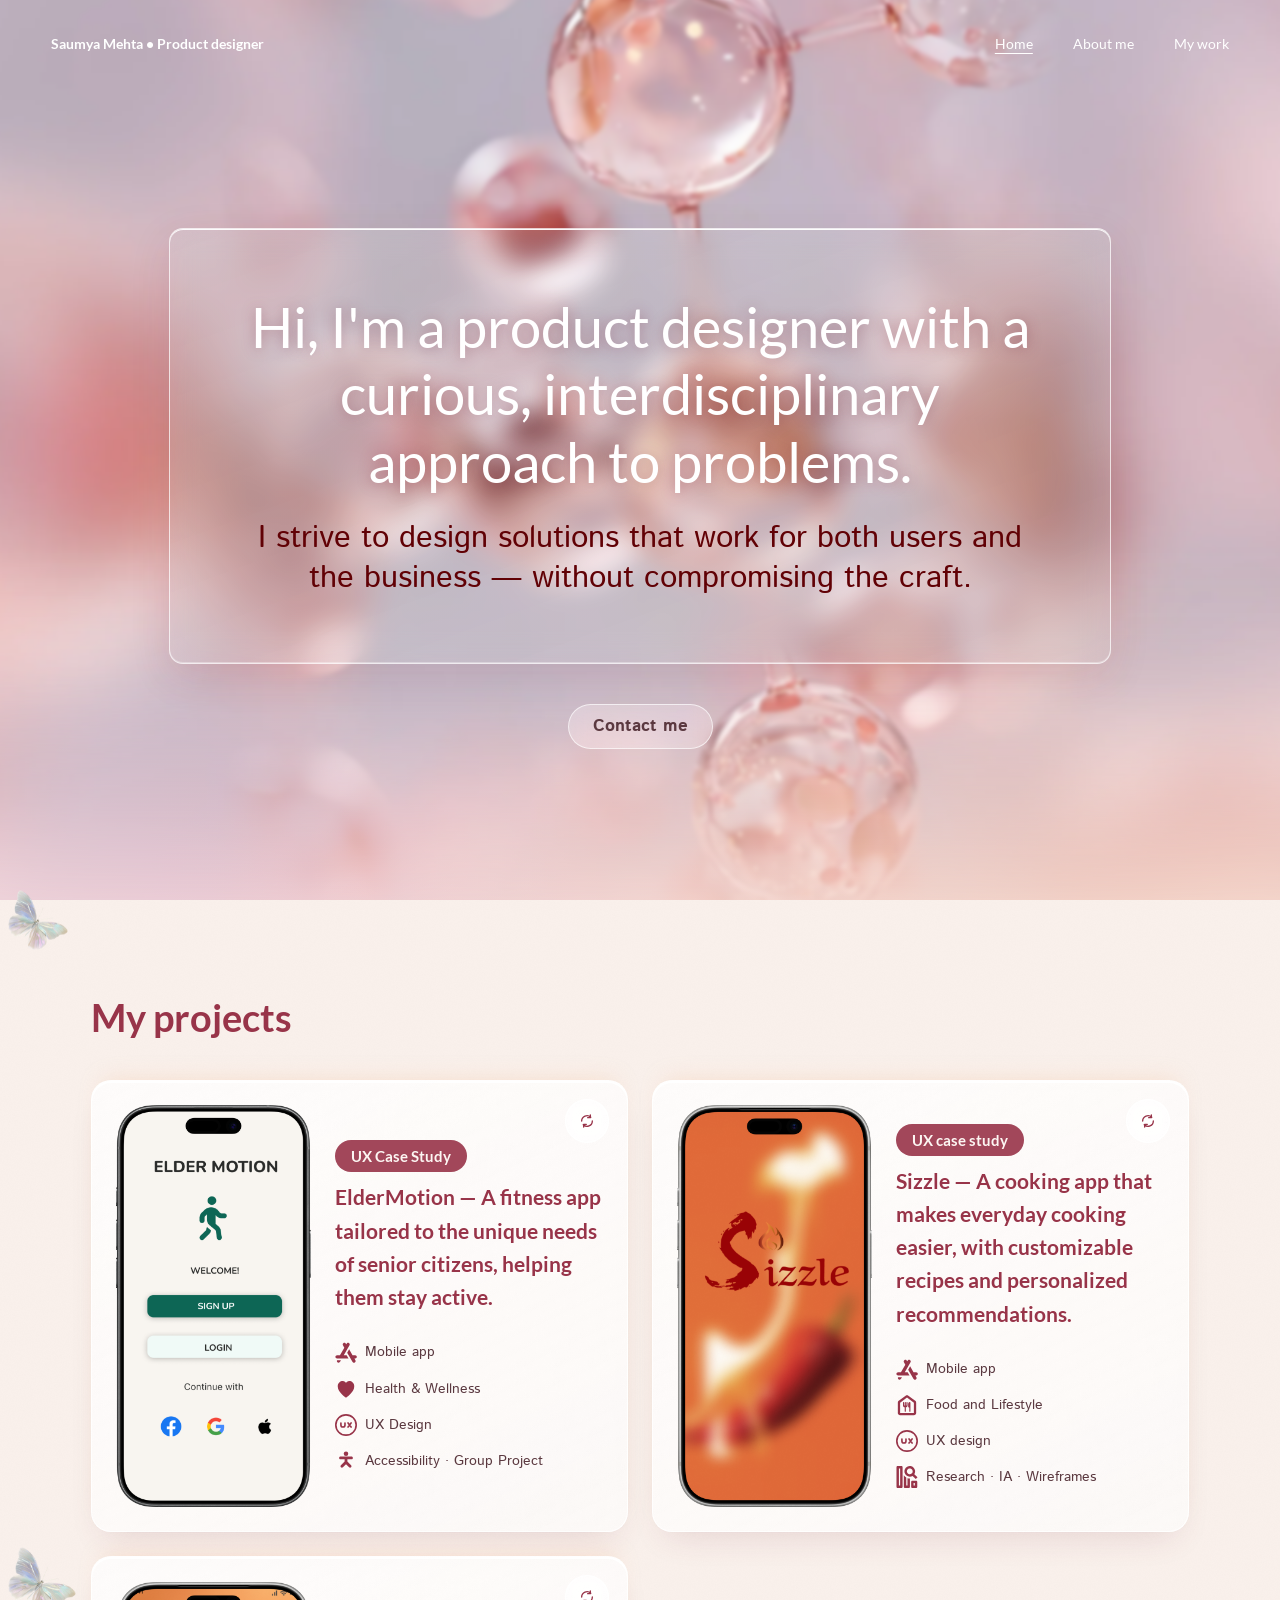
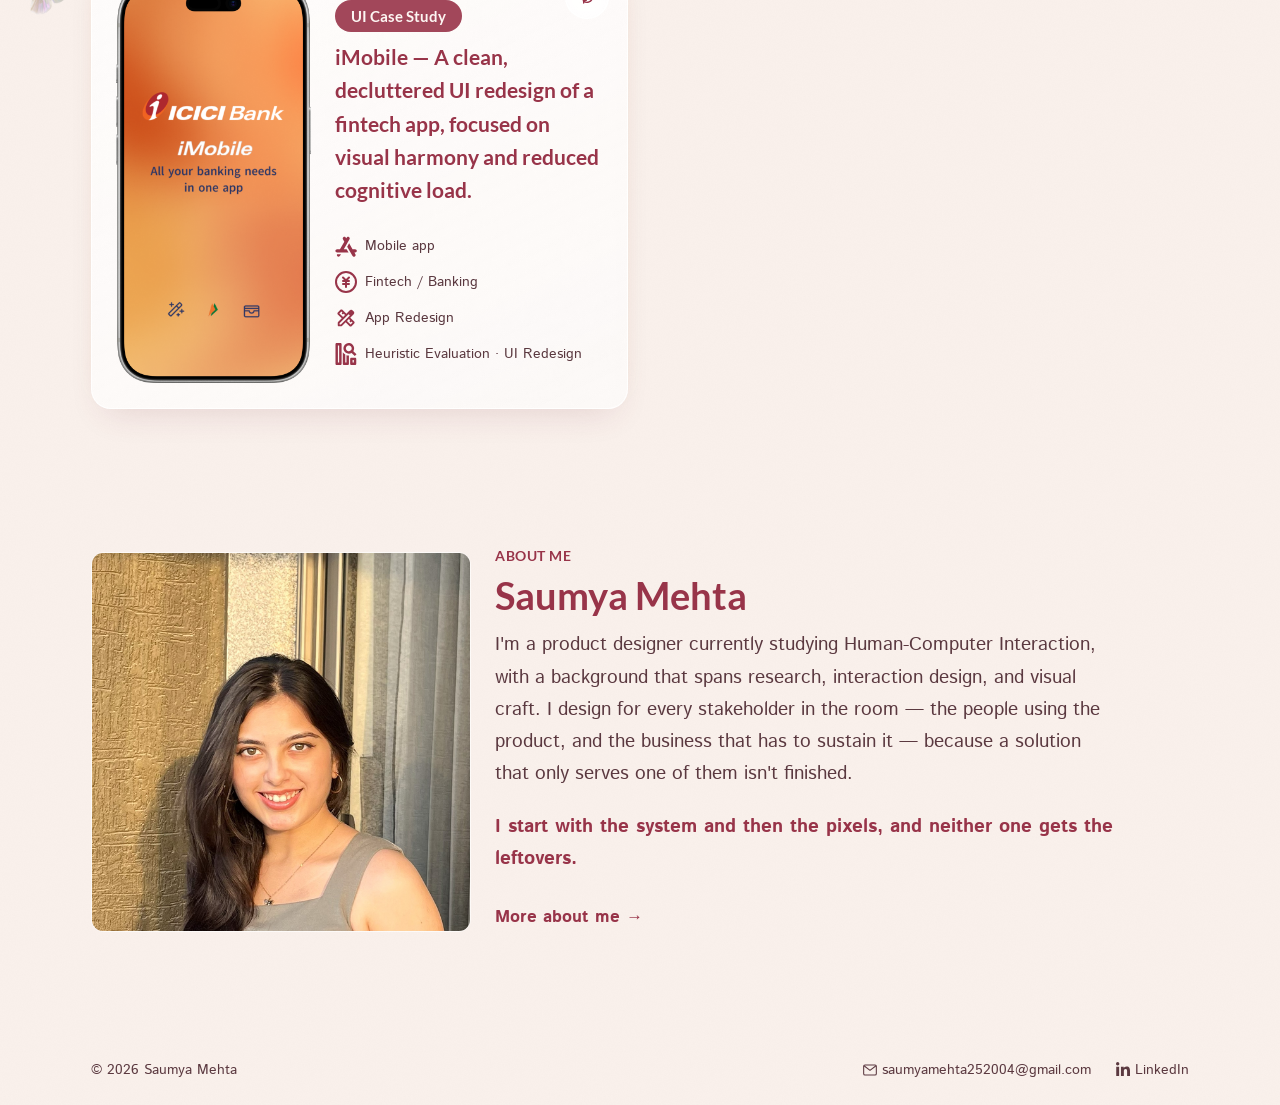
<file: index.html>
<!doctype html>
<html lang="en">
<head>
  <meta charset="UTF-8" />
  <script>if(!("onpageswap" in window)&&!window.matchMedia("(prefers-reduced-motion: reduce)").matches){document.documentElement.classList.add("page-transitions-js")}document.documentElement.classList.add("js")</script>
  <meta name="viewport" content="width=device-width, initial-scale=1.0" />
  <title>Saumya Mehta — Product Designer</title>
  <link rel="stylesheet" href="css/style.css" />
</head>
<body>
  <div class="mesh-bg"></div>

  <nav class="site-nav site-nav--on-hero">
    <span class="site-nav__brand">Saumya Mehta • Product designer</span>
    <div class="site-nav__links">
      <a class="glass-nav-pill is-active" href="index.html">Home</a>
      <a class="glass-nav-pill" href="about.html">About me</a>
      <a class="glass-nav-pill" href="work.html">My work</a>
    </div>
  </nav>

  <header class="hero">
    <div class="hero-glass-panel">
      <h1 class="hero-headline">Hi, I'm a product designer with a curious, interdisciplinary approach to problems.</h1>
      <p class="hero-subtitle">I strive to design solutions that work for both users and the business — without compromising the craft.</p>
    </div>
    <div class="hero-actions">
      <a class="glass-btn" href="about.html#contact">Contact me</a>
    </div>
  </header>

  <main>
    <section class="container section-spacing projects-section">
      <h2 class="reveal">My projects</h2>

      <div class="project-grid" style="margin-top: 2.5rem">
        <div class="card reveal project-card sparkle-zone">
          <div class="card-inner">
            <div class="card-front">
              <img class="project-card__mockup" src="assets/img/projects/eldermotion-mockup.png" alt="" />
              <div class="card-front__body">
                <span class="badge">UX Case Study</span>
                <h3><a class="card-link" href="case-studies/eldermotion.html">ElderMotion — A fitness app tailored to the unique needs of senior citizens, helping them stay active.</a></h3>
                <div class="tag-list">
                  <span class="tag"><svg viewBox="0 0 28.6312 28.6312" fill="none" aria-hidden="true"><path fill-rule="evenodd" clip-rule="evenodd" d="M18.1052 2.6547C17.6107 2.36825 17.0228 2.28984 16.4706 2.43672C15.9183 2.58359 15.447 2.94373 15.1602 3.43796L14.6122 4.3787L14.0661 3.43796C13.7792 2.94303 13.3074 2.58235 12.7546 2.43527C12.2017 2.28819 11.6131 2.36675 11.1181 2.65367C10.6232 2.9406 10.2625 3.41238 10.1154 3.96524C9.96836 4.51809 10.0469 5.10673 10.3338 5.60166L12.1192 8.67951L6.43796 18.4755H2.67501C2.10333 18.4755 1.55506 18.7026 1.15082 19.1068C0.746586 19.511 0.519487 20.0593 0.519487 20.631C0.519487 21.2027 0.746586 21.7509 1.15082 22.1552C1.55506 22.5594 2.10333 22.7865 2.67501 22.7865H17.645L15.15 18.4755H11.4239L14.6122 12.9762L18.8884 5.60371C19.0306 5.3588 19.1231 5.08828 19.1607 4.80761C19.1982 4.52694 19.1801 4.24161 19.1074 3.96794C19.0347 3.69426 18.9087 3.4376 18.7367 3.21262C18.5648 2.98764 18.3502 2.79875 18.1052 2.65674M3.55439 27.9094C4.06187 28.2012 4.66441 28.2796 5.22964 28.1273C5.79487 27.9751 6.27654 27.6047 6.56885 27.0975L7.78363 24.9911H2.69137C2.43361 25.4954 2.37944 26.0795 2.54006 26.6226C2.70067 27.1658 3.0638 27.6264 3.55439 27.9094ZM22.678 27.0975L15.8515 15.2401L18.3935 10.8678L22.8089 18.4755H26.2221C26.7943 18.4755 27.3431 18.7028 27.7477 19.1074C28.1524 19.512 28.3797 20.0608 28.3797 20.633C28.3797 21.2053 28.1524 21.754 27.7477 22.1587C27.3431 22.5633 26.7943 22.7906 26.2221 22.7906H25.2916L26.5043 24.895C26.6642 25.1466 26.7714 25.428 26.8196 25.7222C26.8678 26.0164 26.8559 26.3173 26.7847 26.6068C26.7135 26.8963 26.5845 27.1683 26.4053 27.4066C26.2262 27.6449 26.0006 27.8444 25.7423 27.9932C25.484 28.142 25.1982 28.2369 24.9022 28.2723C24.6062 28.3077 24.3061 28.2828 24.0199 28.1991C23.7338 28.1154 23.4676 27.9747 23.2373 27.7854C23.007 27.5961 22.8175 27.3621 22.68 27.0975" fill="#983449" /></svg>Mobile app</span>
                  <span class="tag"><svg viewBox="0 0 32 32" fill="none" aria-hidden="true"><path d="M16 28.5C16 28.5 4 20.7 4 12.2C4 7.4 7.6 4.5 11.4 4.5C13.7 4.5 15.6 5.9 16 7.8C16.4 5.9 18.3 4.5 20.6 4.5C24.4 4.5 28 7.4 28 12.2C28 20.7 16 28.5 16 28.5Z" fill="#983449" /></svg>Health &amp; Wellness</span>
                  <span class="tag"><svg viewBox="0 0 32.2101 32.2101" fill="none" aria-hidden="true"><path d="M8.649 13.1226V16.105C8.649 17.0997 9.24548 19.0874 11.6314 19.0874C14.0173 19.0874 14.6138 17.0997 14.6138 16.105V13.1226M19.0874 13.1226L21.3243 16.105M21.3243 16.105L23.5611 19.0874M21.3243 16.105L23.5611 13.1226M21.3243 16.105L19.0874 19.0874" stroke="#983449" stroke-width="2.38593" stroke-linecap="round" stroke-linejoin="round" /><path d="M16.105 31.0171C24.3407 31.0171 31.0171 24.3407 31.0171 16.105C31.0171 7.86933 24.3407 1.19297 16.105 1.19297C7.86933 1.19297 1.19297 7.86933 1.19297 16.105C1.19297 24.3407 7.86933 31.0171 16.105 31.0171Z" stroke="#983449" stroke-width="2.38593" stroke-linecap="round" stroke-linejoin="round" /></svg>UX Design</span>
                  <span class="tag"><svg viewBox="0 0 32 32" fill="none" aria-hidden="true"><circle cx="16" cy="5.3" r="3.3" fill="#983449" /><path d="M6 11.5C6 10.4 6.9 9.5 8 9.5H24C25.1 9.5 26 10.4 26 11.5C26 12.6 25.1 13.5 24 13.5H18V16.8L23.4 22.2C24.2 23 24.2 24.3 23.4 25.1C22.6 25.9 21.3 25.9 20.5 25.1L16 20.6L11.5 25.1C10.7 25.9 9.4 25.9 8.6 25.1C7.8 24.3 7.8 23 8.6 22.2L14 16.8V13.5H8C6.9 13.5 6 12.6 6 11.5Z" fill="#983449" /></svg>Accessibility · Group Project</span>
                </div>
              </div>
              <button class="flip-btn" type="button" aria-expanded="false" aria-controls="card-eldermotion-back" aria-label="Show project details">
                <svg viewBox="0 0 24 24" fill="none" aria-hidden="true">
                  <path d="M4 12a8 8 0 0 1 13.66-5.66M20 12a8 8 0 0 1-13.66 5.66" stroke="currentColor" stroke-width="2" stroke-linecap="round" stroke-linejoin="round" />
                  <path d="M17 3v4h-4M7 21v-4h4" stroke="currentColor" stroke-width="2" stroke-linecap="round" stroke-linejoin="round" />
                </svg>
              </button>
            </div>
            <div class="card-back" id="card-eldermotion-back">
              <h3>ElderMotion — A fitness app tailored to the unique needs of senior citizens, helping them stay active.</h3>
              <dl class="card-meta-table">
                <div class="card-meta-row"><dt>Timeline</dt><dd>Feb 2026 – Mar 2026</dd></div>
                <div class="card-meta-row"><dt>Team</dt><dd>Group project (4 members)</dd></div>
                <div class="card-meta-row"><dt>Role</dt><dd>UX Designer &amp; Researcher</dd></div>
                <div class="card-meta-row"><dt>Tools</dt><dd>Figma, Miro</dd></div>
              </dl>
              <button class="flip-btn" type="button" aria-expanded="true" aria-controls="card-eldermotion-back" aria-label="Back to project">
                <svg viewBox="0 0 24 24" fill="none" aria-hidden="true">
                  <path d="M4 12a8 8 0 0 1 13.66-5.66M20 12a8 8 0 0 1-13.66 5.66" stroke="currentColor" stroke-width="2" stroke-linecap="round" stroke-linejoin="round" />
                  <path d="M17 3v4h-4M7 21v-4h4" stroke="currentColor" stroke-width="2" stroke-linecap="round" stroke-linejoin="round" />
                </svg>
              </button>
            </div>
          </div>
        </div>

        <div class="card reveal project-card sparkle-zone">
          <div class="card-inner">
            <div class="card-front">
              <img class="project-card__mockup" src="assets/img/projects/sizzle-mockup.png" alt="" />
              <div class="card-front__body">
                <span class="badge">UX case study</span>
                <h3><a class="card-link" href="case-studies/sizzle.html">Sizzle — A cooking app that makes everyday cooking easier, with customizable recipes and personalized recommendations.</a></h3>
                <div class="tag-list">
                  <span class="tag"><svg viewBox="0 0 28.6312 28.6312" fill="none" aria-hidden="true"><path fill-rule="evenodd" clip-rule="evenodd" d="M18.1052 2.6547C17.6107 2.36825 17.0228 2.28984 16.4706 2.43672C15.9183 2.58359 15.447 2.94373 15.1602 3.43796L14.6122 4.3787L14.0661 3.43796C13.7792 2.94303 13.3074 2.58235 12.7546 2.43527C12.2017 2.28819 11.6131 2.36675 11.1181 2.65367C10.6232 2.9406 10.2625 3.41238 10.1154 3.96524C9.96836 4.51809 10.0469 5.10673 10.3338 5.60166L12.1192 8.67951L6.43796 18.4755H2.67501C2.10333 18.4755 1.55506 18.7026 1.15082 19.1068C0.746586 19.511 0.519487 20.0593 0.519487 20.631C0.519487 21.2027 0.746586 21.7509 1.15082 22.1552C1.55506 22.5594 2.10333 22.7865 2.67501 22.7865H17.645L15.15 18.4755H11.4239L14.6122 12.9762L18.8884 5.60371C19.0306 5.3588 19.1231 5.08828 19.1607 4.80761C19.1982 4.52694 19.1801 4.24161 19.1074 3.96794C19.0347 3.69426 18.9087 3.4376 18.7367 3.21262C18.5648 2.98764 18.3502 2.79875 18.1052 2.65674M3.55439 27.9094C4.06187 28.2012 4.66441 28.2796 5.22964 28.1273C5.79487 27.9751 6.27654 27.6047 6.56885 27.0975L7.78363 24.9911H2.69137C2.43361 25.4954 2.37944 26.0795 2.54006 26.6226C2.70067 27.1658 3.0638 27.6264 3.55439 27.9094ZM22.678 27.0975L15.8515 15.2401L18.3935 10.8678L22.8089 18.4755H26.2221C26.7943 18.4755 27.3431 18.7028 27.7477 19.1074C28.1524 19.512 28.3797 20.0608 28.3797 20.633C28.3797 21.2053 28.1524 21.754 27.7477 22.1587C27.3431 22.5633 26.7943 22.7906 26.2221 22.7906H25.2916L26.5043 24.895C26.6642 25.1466 26.7714 25.428 26.8196 25.7222C26.8678 26.0164 26.8559 26.3173 26.7847 26.6068C26.7135 26.8963 26.5845 27.1683 26.4053 27.4066C26.2262 27.6449 26.0006 27.8444 25.7423 27.9932C25.484 28.142 25.1982 28.2369 24.9022 28.2723C24.6062 28.3077 24.3061 28.2828 24.0199 28.1991C23.7338 28.1154 23.4676 27.9747 23.2373 27.7854C23.007 27.5961 22.8175 27.3621 22.68 27.0975" fill="#983449" /></svg>Mobile app</span>
                  <span class="tag"><svg viewBox="0 0 35.789 35.789" fill="none" aria-hidden="true"><path d="M6.71043 34.5774C5.68523 34.5774 4.8079 34.2126 4.07845 33.4832C3.34901 32.7537 2.98366 31.8758 2.98242 30.8493V14.0733C2.98242 13.483 3.11476 12.9238 3.37945 12.3957C3.64414 11.8675 4.00887 11.4326 4.47362 11.0909L15.6577 2.70282C16.3101 2.20575 17.0557 1.95721 17.8945 1.95721C18.7333 1.95721 19.4789 2.20575 20.1313 2.70282L31.3153 11.0909C31.7813 11.4326 32.1467 11.8675 32.4114 12.3957C32.6761 12.9238 32.8078 13.483 32.8066 14.0733V30.8493C32.8066 31.8745 32.4412 32.7525 31.7105 33.4832C30.9798 34.2139 30.1025 34.5786 29.0785 34.5774H6.71043ZM6.71043 30.8493H29.0785V14.0733L17.8945 5.68523L6.71043 14.0733V30.8493ZM15.0985 28.9853C15.347 28.9853 15.5645 28.8921 15.7509 28.7057C15.9373 28.5193 16.0305 28.3019 16.0305 28.0533V21.5293C16.8071 21.5293 17.4676 21.2578 18.0119 20.7147C18.5562 20.1717 18.8277 19.5112 18.8265 18.7333V14.0733C18.8265 13.8247 18.7333 13.6073 18.5469 13.4209C18.3605 13.2345 18.143 13.1413 17.8945 13.1413C17.6459 13.1413 17.4285 13.2345 17.2421 13.4209C17.0557 13.6073 16.9625 13.8247 16.9625 14.0733V18.7333H16.0305V14.0733C16.0305 13.8247 15.9373 13.6073 15.7509 13.4209C15.5645 13.2345 15.347 13.1413 15.0985 13.1413C14.8499 13.1413 14.6325 13.2345 14.4461 13.4209C14.2597 13.6073 14.1665 13.8247 14.1665 14.0733V18.7333H13.2345V14.0733C13.2345 13.8247 13.1413 13.6073 12.9549 13.4209C12.7685 13.2345 12.551 13.1413 12.3025 13.1413C12.0539 13.1413 11.8365 13.2345 11.6501 13.4209C11.4637 13.6073 11.3705 13.8247 11.3705 14.0733V18.7333C11.3705 19.51 11.6426 20.1704 12.1869 20.7147C12.7312 21.259 13.391 21.5305 14.1665 21.5293V28.0533C14.1665 28.3019 14.2597 28.5193 14.4461 28.7057C14.6325 28.8921 14.8499 28.9853 15.0985 28.9853ZM23.2069 28.7057C23.3933 28.5193 23.4865 28.3019 23.4865 28.0533V14.3529C23.4865 14.0111 23.3703 13.7241 23.1379 13.4917C22.9056 13.2593 22.6179 13.1425 22.2749 13.1413C21.4361 13.1413 20.8073 13.5296 20.3885 14.3063C19.9697 15.0829 19.7597 15.9373 19.7585 16.8693V20.5973C19.7585 21.0944 19.984 21.4442 20.4351 21.6467C20.8862 21.8493 21.282 22.1208 21.6225 22.4613V28.0533C21.6225 28.3019 21.7157 28.5193 21.9021 28.7057C22.0885 28.8921 22.306 28.9853 22.5545 28.9853C22.803 28.9853 23.0205 28.8921 23.2069 28.7057Z" fill="#983449" /></svg>Food and Lifestyle</span>
                  <span class="tag"><svg viewBox="0 0 32.2101 32.2101" fill="none" aria-hidden="true"><path d="M8.649 13.1226V16.105C8.649 17.0997 9.24548 19.0874 11.6314 19.0874C14.0173 19.0874 14.6138 17.0997 14.6138 16.105V13.1226M19.0874 13.1226L21.3243 16.105M21.3243 16.105L23.5611 19.0874M21.3243 16.105L23.5611 13.1226M21.3243 16.105L19.0874 19.0874" stroke="#983449" stroke-width="2.38593" stroke-linecap="round" stroke-linejoin="round" /><path d="M16.105 31.0171C24.3407 31.0171 31.0171 24.3407 31.0171 16.105C31.0171 7.86933 24.3407 1.19297 16.105 1.19297C7.86933 1.19297 1.19297 7.86933 1.19297 16.105C1.19297 24.3407 7.86933 31.0171 16.105 31.0171Z" stroke="#983449" stroke-width="2.38593" stroke-linecap="round" stroke-linejoin="round" /></svg>UX design</span>
                  <span class="tag"><svg viewBox="0 0 25.6592 26.8417" fill="none" aria-hidden="true"><path fill-rule="evenodd" clip-rule="evenodd" d="M7.45604 1.49121C7.45604 1.09572 7.29893 0.716424 7.01927 0.436768C6.73961 0.157112 6.36032 3.69753e-06 5.96483 3.69753e-06H1.49121C1.09571 3.69753e-06 0.71642 0.157112 0.436764 0.436768C0.157109 0.716424 0 1.09572 0 1.49121V25.3505C0 25.746 0.157109 26.1253 0.436764 26.405C0.71642 26.6846 1.09571 26.8417 1.49121 26.8417H5.96483C6.36032 26.8417 6.73961 26.6846 7.01927 26.405C7.29893 26.1253 7.45604 25.746 7.45604 25.3505V1.49121ZM2.98241 2.98242V23.8593H4.47362V2.98242H2.98241Z" fill="#983449" /><path d="M8.94724 11.4152V25.3505C8.94724 25.746 9.10435 26.1253 9.38401 26.405C9.66366 26.6846 10.043 26.8417 10.4384 26.8417H14.9121C15.3076 26.8417 15.6869 26.6846 15.9665 26.405C16.2462 26.1253 16.4033 25.746 16.4033 25.3505V15.2834H16.2169C15.2664 15.2838 14.3222 15.1302 13.4209 14.8286V23.8593H11.9297V14.1665C10.7347 13.4943 9.71343 12.5521 8.94724 11.4152Z" fill="#983449" /><path fill-rule="evenodd" clip-rule="evenodd" d="M16.2169 13.0481C16.2795 13.0481 16.3416 13.0471 16.4033 13.0451C17.5542 13.0143 18.6763 12.6777 19.6541 12.0698L23.5506 15.9664L25.6592 13.8578L21.7627 9.96127C22.5239 8.73325 22.8559 7.28728 22.7067 5.8502C22.5575 4.41311 21.9354 3.06622 20.9381 2.0208C19.9408 0.975383 18.6247 0.290588 17.1963 0.0738407C15.7678 -0.142907 14.3078 0.120655 13.0453 0.823182C11.7828 1.52571 10.7892 2.62745 10.2204 3.95559C9.65157 5.28372 9.53973 6.7631 9.90239 8.16165C10.2651 9.56021 11.0817 10.7988 12.2243 11.6832C13.3668 12.5675 14.7706 13.0476 16.2154 13.0481M16.2154 10.0657C15.7315 10.0659 15.2527 9.96674 14.8087 9.77436C14.3647 9.58197 13.9649 9.30046 13.6341 8.94725C13.0768 8.35323 12.7413 7.58526 12.6841 6.77274C12.6269 5.96022 12.8515 5.15282 13.3201 4.48657C13.7887 3.82033 14.4726 3.33597 15.2566 3.11511C16.0406 2.89424 16.8768 2.95038 17.6243 3.27405C18.3717 3.59771 18.9848 4.16914 19.3601 4.89203C19.7355 5.61493 19.8502 6.44511 19.6849 7.24269C19.5196 8.04028 19.0845 8.75651 18.4528 9.27072C17.821 9.78493 17.0314 10.0657 16.2169 10.0657M19.3857 17.8945C18.9902 17.8945 18.6109 18.0516 18.3312 18.3313C18.0516 18.6109 17.8945 18.9902 17.8945 19.3857V25.3505C17.8945 25.746 18.0516 26.1253 18.3312 26.405C18.6109 26.6846 18.9902 26.8417 19.3857 26.8417H23.8593C24.2548 26.8417 24.6341 26.6846 24.9138 26.405C25.1934 26.1253 25.3505 25.746 25.3505 25.3505V19.3857C25.3505 18.9902 25.1934 18.6109 24.9138 18.3313C24.6341 18.0516 24.2548 17.8945 23.8593 17.8945H19.3857ZM20.8769 23.8593V20.8769H22.3681V23.8593H20.8769Z" fill="#983449" /></svg>Research · IA · Wireframes</span>
                </div>
              </div>
              <button class="flip-btn" type="button" aria-expanded="false" aria-controls="card-sizzle-back" aria-label="Show project details">
                <svg viewBox="0 0 24 24" fill="none" aria-hidden="true">
                  <path d="M4 12a8 8 0 0 1 13.66-5.66M20 12a8 8 0 0 1-13.66 5.66" stroke="currentColor" stroke-width="2" stroke-linecap="round" stroke-linejoin="round" />
                  <path d="M17 3v4h-4M7 21v-4h4" stroke="currentColor" stroke-width="2" stroke-linecap="round" stroke-linejoin="round" />
                </svg>
              </button>
            </div>
            <div class="card-back" id="card-sizzle-back">
              <h3>Sizzle — A cooking app that makes everyday cooking easier, with customizable recipes and personalized recommendations.</h3>
              <dl class="card-meta-table">
                <div class="card-meta-row"><dt>Timeline</dt><dd>Sep 2024 – Feb 2025</dd></div>
                <div class="card-meta-row"><dt>Team</dt><dd>Solo project</dd></div>
                <div class="card-meta-row"><dt>Role</dt><dd>UX Designer &amp; Researcher</dd></div>
                <div class="card-meta-row"><dt>Tools</dt><dd>Figma</dd></div>
              </dl>
              <button class="flip-btn" type="button" aria-expanded="true" aria-controls="card-sizzle-back" aria-label="Back to project">
                <svg viewBox="0 0 24 24" fill="none" aria-hidden="true">
                  <path d="M4 12a8 8 0 0 1 13.66-5.66M20 12a8 8 0 0 1-13.66 5.66" stroke="currentColor" stroke-width="2" stroke-linecap="round" stroke-linejoin="round" />
                  <path d="M17 3v4h-4M7 21v-4h4" stroke="currentColor" stroke-width="2" stroke-linecap="round" stroke-linejoin="round" />
                </svg>
              </button>
            </div>
          </div>
        </div>

        <div class="card reveal project-card sparkle-zone">
          <div class="card-inner">
            <div class="card-front">
              <img class="project-card__mockup" src="assets/img/projects/imobile-mockup.png" alt="" />
              <div class="card-front__body">
                <span class="badge">UI Case Study</span>
                <h3><a class="card-link" href="case-studies/imobile.html">iMobile — A clean, decluttered UI redesign of a fintech app, focused on visual harmony and reduced cognitive load.</a></h3>
                <div class="tag-list">
                  <span class="tag"><svg viewBox="0 0 28.6312 28.6312" fill="none" aria-hidden="true"><path fill-rule="evenodd" clip-rule="evenodd" d="M18.1052 2.6547C17.6107 2.36825 17.0228 2.28984 16.4706 2.43672C15.9183 2.58359 15.447 2.94373 15.1602 3.43796L14.6122 4.3787L14.0661 3.43796C13.7792 2.94303 13.3074 2.58235 12.7546 2.43527C12.2017 2.28819 11.6131 2.36675 11.1181 2.65367C10.6232 2.9406 10.2625 3.41238 10.1154 3.96524C9.96836 4.51809 10.0469 5.10673 10.3338 5.60166L12.1192 8.67951L6.43796 18.4755H2.67501C2.10333 18.4755 1.55506 18.7026 1.15082 19.1068C0.746586 19.511 0.519487 20.0593 0.519487 20.631C0.519487 21.2027 0.746586 21.7509 1.15082 22.1552C1.55506 22.5594 2.10333 22.7865 2.67501 22.7865H17.645L15.15 18.4755H11.4239L14.6122 12.9762L18.8884 5.60371C19.0306 5.3588 19.1231 5.08828 19.1607 4.80761C19.1982 4.52694 19.1801 4.24161 19.1074 3.96794C19.0347 3.69426 18.9087 3.4376 18.7367 3.21262C18.5648 2.98764 18.3502 2.79875 18.1052 2.65674M3.55439 27.9094C4.06187 28.2012 4.66441 28.2796 5.22964 28.1273C5.79487 27.9751 6.27654 27.6047 6.56885 27.0975L7.78363 24.9911H2.69137C2.43361 25.4954 2.37944 26.0795 2.54006 26.6226C2.70067 27.1658 3.0638 27.6264 3.55439 27.9094ZM22.678 27.0975L15.8515 15.2401L18.3935 10.8678L22.8089 18.4755H26.2221C26.7943 18.4755 27.3431 18.7028 27.7477 19.1074C28.1524 19.512 28.3797 20.0608 28.3797 20.633C28.3797 21.2053 28.1524 21.754 27.7477 22.1587C27.3431 22.5633 26.7943 22.7906 26.2221 22.7906H25.2916L26.5043 24.895C26.6642 25.1466 26.7714 25.428 26.8196 25.7222C26.8678 26.0164 26.8559 26.3173 26.7847 26.6068C26.7135 26.8963 26.5845 27.1683 26.4053 27.4066C26.2262 27.6449 26.0006 27.8444 25.7423 27.9932C25.484 28.142 25.1982 28.2369 24.9022 28.2723C24.6062 28.3077 24.3061 28.2828 24.0199 28.1991C23.7338 28.1154 23.4676 27.9747 23.2373 27.7854C23.007 27.5961 22.8175 27.3621 22.68 27.0975" fill="#983449" /></svg>Mobile app</span>
                  <span class="tag"><svg viewBox="0 0 32.825 32.825" fill="none" aria-hidden="true"><path d="M16.4125 31.325C24.6487 31.325 31.325 24.6487 31.325 16.4125C31.325 8.17633 24.6487 1.5 16.4125 1.5C8.17633 1.5 1.5 8.17633 1.5 16.4125C1.5 24.6487 8.17633 31.325 16.4125 31.325Z" stroke="#983449" stroke-width="3" stroke-linejoin="round" /><path d="M11.9388 14.9213H20.8863M11.9388 19.395H20.8863M16.4185 14.9213V23.8688M20.8863 9.70188L16.4125 14.1756L11.9388 9.70188" stroke="#983449" stroke-width="3" stroke-linecap="round" stroke-linejoin="round" /></svg>Fintech / Banking</span>
                  <span class="tag"><svg viewBox="0 0 35.79 35.79" fill="none" aria-hidden="true"><path d="M13.123 16.3292L16.3292 13.0857L14.2414 10.9607L13.6449 11.5572C13.3715 11.8306 13.03 11.9737 12.6204 11.9867C12.2109 11.9996 11.8564 11.8564 11.5572 11.5572C11.2579 11.2579 11.1088 10.904 11.1098 10.4954C11.1108 10.0868 11.2599 9.73239 11.5572 9.43216L12.1164 8.87294L10.4388 7.19528L7.19528 10.4388L13.123 16.3292ZM25.3513 28.5947L28.5947 25.3513L26.9171 23.6736L26.3206 24.2328C26.0223 24.5311 25.6744 24.6802 25.2767 24.6802C24.879 24.6802 24.5311 24.5311 24.2328 24.2328C23.9346 23.9346 23.7854 23.5866 23.7854 23.1889C23.7854 22.7913 23.9346 22.4433 24.2328 22.1451L24.792 21.5486L22.667 19.4608L19.4608 22.667L25.3513 28.5947ZM5.965 31.3163C5.54248 31.3163 5.18856 31.1731 4.90323 30.8868C4.6179 30.6005 4.47474 30.2465 4.47375 29.825V25.6122C4.47375 25.4134 4.51103 25.221 4.58559 25.0351C4.66016 24.8492 4.772 24.6812 4.92112 24.5311L10.998 18.4542L4.54831 12.0046C4.12579 11.582 3.91453 11.0601 3.91453 10.4388C3.91453 9.8174 4.12579 9.29546 4.54831 8.87294L8.87294 4.54831C9.29546 4.12579 9.8174 3.92099 10.4388 3.93392C11.0601 3.94684 11.582 4.16407 12.0046 4.58559L18.4915 11.0353L24.121 5.3685C24.4192 5.07025 24.7548 4.84656 25.1276 4.69744C25.5004 4.54831 25.8856 4.47375 26.2833 4.47375C26.6809 4.47375 27.0662 4.54831 27.439 4.69744C27.8118 4.84656 28.1473 5.07025 28.4456 5.3685L30.4215 7.38169C30.7198 7.67994 30.9434 8.01547 31.0926 8.38828C31.2417 8.76109 31.3163 9.14633 31.3163 9.544C31.3163 9.94167 31.2417 10.3209 31.0926 10.6818C30.9434 11.0427 30.7198 11.3718 30.4215 11.669L24.792 17.3358L31.2417 23.7854C31.6642 24.208 31.8755 24.7299 31.8755 25.3513C31.8755 25.9726 31.6642 26.4945 31.2417 26.9171L26.9171 31.2417C26.4945 31.6642 25.9726 31.8755 25.3513 31.8755C24.7299 31.8755 24.208 31.6642 23.7854 31.2417L17.3358 24.792L11.2589 30.8689C11.1098 31.018 10.9423 31.1298 10.7564 31.2044C10.5705 31.279 10.3776 31.3163 10.1778 31.3163H5.965ZM7.45625 28.3338H9.544L24.1583 13.7568L22.0332 11.6318L7.45625 26.246V28.3338ZM23.1144 12.7129L22.0332 11.6318L24.1583 13.7568L23.1144 12.7129Z" fill="#983449" /></svg>App Redesign</span>
                  <span class="tag"><svg viewBox="0 0 25.6592 26.8417" fill="none" aria-hidden="true"><path fill-rule="evenodd" clip-rule="evenodd" d="M7.45604 1.49121C7.45604 1.09572 7.29893 0.716424 7.01927 0.436768C6.73961 0.157112 6.36032 3.69753e-06 5.96483 3.69753e-06H1.49121C1.09571 3.69753e-06 0.71642 0.157112 0.436764 0.436768C0.157109 0.716424 0 1.09572 0 1.49121V25.3505C0 25.746 0.157109 26.1253 0.436764 26.405C0.71642 26.6846 1.09571 26.8417 1.49121 26.8417H5.96483C6.36032 26.8417 6.73961 26.6846 7.01927 26.405C7.29893 26.1253 7.45604 25.746 7.45604 25.3505V1.49121ZM2.98241 2.98242V23.8593H4.47362V2.98242H2.98241Z" fill="#983449" /><path d="M8.94724 11.4152V25.3505C8.94724 25.746 9.10435 26.1253 9.38401 26.405C9.66366 26.6846 10.043 26.8417 10.4384 26.8417H14.9121C15.3076 26.8417 15.6869 26.6846 15.9665 26.405C16.2462 26.1253 16.4033 25.746 16.4033 25.3505V15.2834H16.2169C15.2664 15.2838 14.3222 15.1302 13.4209 14.8286V23.8593H11.9297V14.1665C10.7347 13.4943 9.71343 12.5521 8.94724 11.4152Z" fill="#983449" /><path fill-rule="evenodd" clip-rule="evenodd" d="M16.2169 13.0481C16.2795 13.0481 16.3416 13.0471 16.4033 13.0451C17.5542 13.0143 18.6763 12.6777 19.6541 12.0698L23.5506 15.9664L25.6592 13.8578L21.7627 9.96127C22.5239 8.73325 22.8559 7.28728 22.7067 5.8502C22.5575 4.41311 21.9354 3.06622 20.9381 2.0208C19.9408 0.975383 18.6247 0.290588 17.1963 0.0738407C15.7678 -0.142907 14.3078 0.120655 13.0453 0.823182C11.7828 1.52571 10.7892 2.62745 10.2204 3.95559C9.65157 5.28372 9.53973 6.7631 9.90239 8.16165C10.2651 9.56021 11.0817 10.7988 12.2243 11.6832C13.3668 12.5675 14.7706 13.0476 16.2154 13.0481M16.2154 10.0657C15.7315 10.0659 15.2527 9.96674 14.8087 9.77436C14.3647 9.58197 13.9649 9.30046 13.6341 8.94725C13.0768 8.35323 12.7413 7.58526 12.6841 6.77274C12.6269 5.96022 12.8515 5.15282 13.3201 4.48657C13.7887 3.82033 14.4726 3.33597 15.2566 3.11511C16.0406 2.89424 16.8768 2.95038 17.6243 3.27405C18.3717 3.59771 18.9848 4.16914 19.3601 4.89203C19.7355 5.61493 19.8502 6.44511 19.6849 7.24269C19.5196 8.04028 19.0845 8.75651 18.4528 9.27072C17.821 9.78493 17.0314 10.0657 16.2169 10.0657M19.3857 17.8945C18.9902 17.8945 18.6109 18.0516 18.3312 18.3313C18.0516 18.6109 17.8945 18.9902 17.8945 19.3857V25.3505C17.8945 25.746 18.0516 26.1253 18.3312 26.405C18.6109 26.6846 18.9902 26.8417 19.3857 26.8417H23.8593C24.2548 26.8417 24.6341 26.6846 24.9138 26.405C25.1934 26.1253 25.3505 25.746 25.3505 25.3505V19.3857C25.3505 18.9902 25.1934 18.6109 24.9138 18.3313C24.6341 18.0516 24.2548 17.8945 23.8593 17.8945H19.3857ZM20.8769 23.8593V20.8769H22.3681V23.8593H20.8769Z" fill="#983449" /></svg>Heuristic Evaluation · UI Redesign</span>
                </div>
              </div>
              <button class="flip-btn" type="button" aria-expanded="false" aria-controls="card-imobile-back" aria-label="Show project details">
                <svg viewBox="0 0 24 24" fill="none" aria-hidden="true">
                  <path d="M4 12a8 8 0 0 1 13.66-5.66M20 12a8 8 0 0 1-13.66 5.66" stroke="currentColor" stroke-width="2" stroke-linecap="round" stroke-linejoin="round" />
                  <path d="M17 3v4h-4M7 21v-4h4" stroke="currentColor" stroke-width="2" stroke-linecap="round" stroke-linejoin="round" />
                </svg>
              </button>
            </div>
            <div class="card-back" id="card-imobile-back">
              <h3>iMobile — A clean, decluttered UI redesign of a fintech app, focused on visual harmony and reduced cognitive load.</h3>
              <dl class="card-meta-table">
                <div class="card-meta-row"><dt>Timeline</dt><dd>Jan 2025 – Mar 2025</dd></div>
                <div class="card-meta-row"><dt>Team</dt><dd>Solo project</dd></div>
                <div class="card-meta-row"><dt>Role</dt><dd>UI Designer &amp; Researcher</dd></div>
                <div class="card-meta-row"><dt>Tools</dt><dd>Figma</dd></div>
              </dl>
              <button class="flip-btn" type="button" aria-expanded="true" aria-controls="card-imobile-back" aria-label="Back to project">
                <svg viewBox="0 0 24 24" fill="none" aria-hidden="true">
                  <path d="M4 12a8 8 0 0 1 13.66-5.66M20 12a8 8 0 0 1-13.66 5.66" stroke="currentColor" stroke-width="2" stroke-linecap="round" stroke-linejoin="round" />
                  <path d="M17 3v4h-4M7 21v-4h4" stroke="currentColor" stroke-width="2" stroke-linecap="round" stroke-linejoin="round" />
                </svg>
              </button>
            </div>
          </div>
        </div>
      </div>
    </section>

    <section class="container section-spacing about-preview">
      <div class="about-header reveal">
        <img class="portrait" src="assets/img/about/portrait-coral.png" alt="Saumya Mehta" />
        <div>
          <p class="eyebrow">About me</p>
          <h2 class="about-name">Saumya Mehta</h2>
          <p class="about-intro">
            I'm a product designer currently studying Human-Computer Interaction, with a
            background that spans research, interaction design, and visual craft. I design
            for every stakeholder in the room — the people using the product, and the
            business that has to sustain it — because a solution that only serves one of
            them isn't finished.
          </p>
          <p class="about-takeaway">
            I start with the system and then the pixels, and neither one gets the leftovers.
          </p>
          <a class="about-more-link" href="about.html">More about me →</a>
        </div>
      </div>
    </section>
  </main>

  <footer class="site-footer">
    <div class="container">
      <small>© 2026 Saumya Mehta</small>
      <div class="footer-links">
        <a href="mailto:saumyamehta252004@gmail.com">
          <svg viewBox="0 0 24 24" fill="none" aria-hidden="true">
            <rect x="2.5" y="4.5" width="19" height="15" rx="2" stroke="currentColor" stroke-width="1.6" />
            <path d="M3.5 6 12 12.5 20.5 6" stroke="currentColor" stroke-width="1.6" stroke-linecap="round" stroke-linejoin="round" />
          </svg>
          saumyamehta252004@gmail.com
        </a>
        <a href="https://www.linkedin.com/in/saumyamehta2000" target="_blank" rel="noopener noreferrer">
          <svg viewBox="0 0 448 512" fill="currentColor" aria-hidden="true">
            <path d="M100.28 448H7.4V148.9h92.88zM53.79 108.1C24.09 108.1 0 83.5 0 53.8a53.79 53.79 0 0 1 107.58 0c0 29.7-24.1 54.3-53.79 54.3zM447.9 448h-92.68V302.4c0-34.7-.7-79.2-48.29-79.2-48.29 0-55.69 37.7-55.69 76.7V448h-92.78V148.9h89.08v40.8h1.3c12.4-23.5 42.69-48.3 87.88-48.3 94 0 111.28 61.9 111.28 142.3V448z" />
          </svg>
          LinkedIn
        </a>
      </div>
    </div>
  </footer>

  <script src="js/main.js" defer></script>
</body>
</html>
</file>
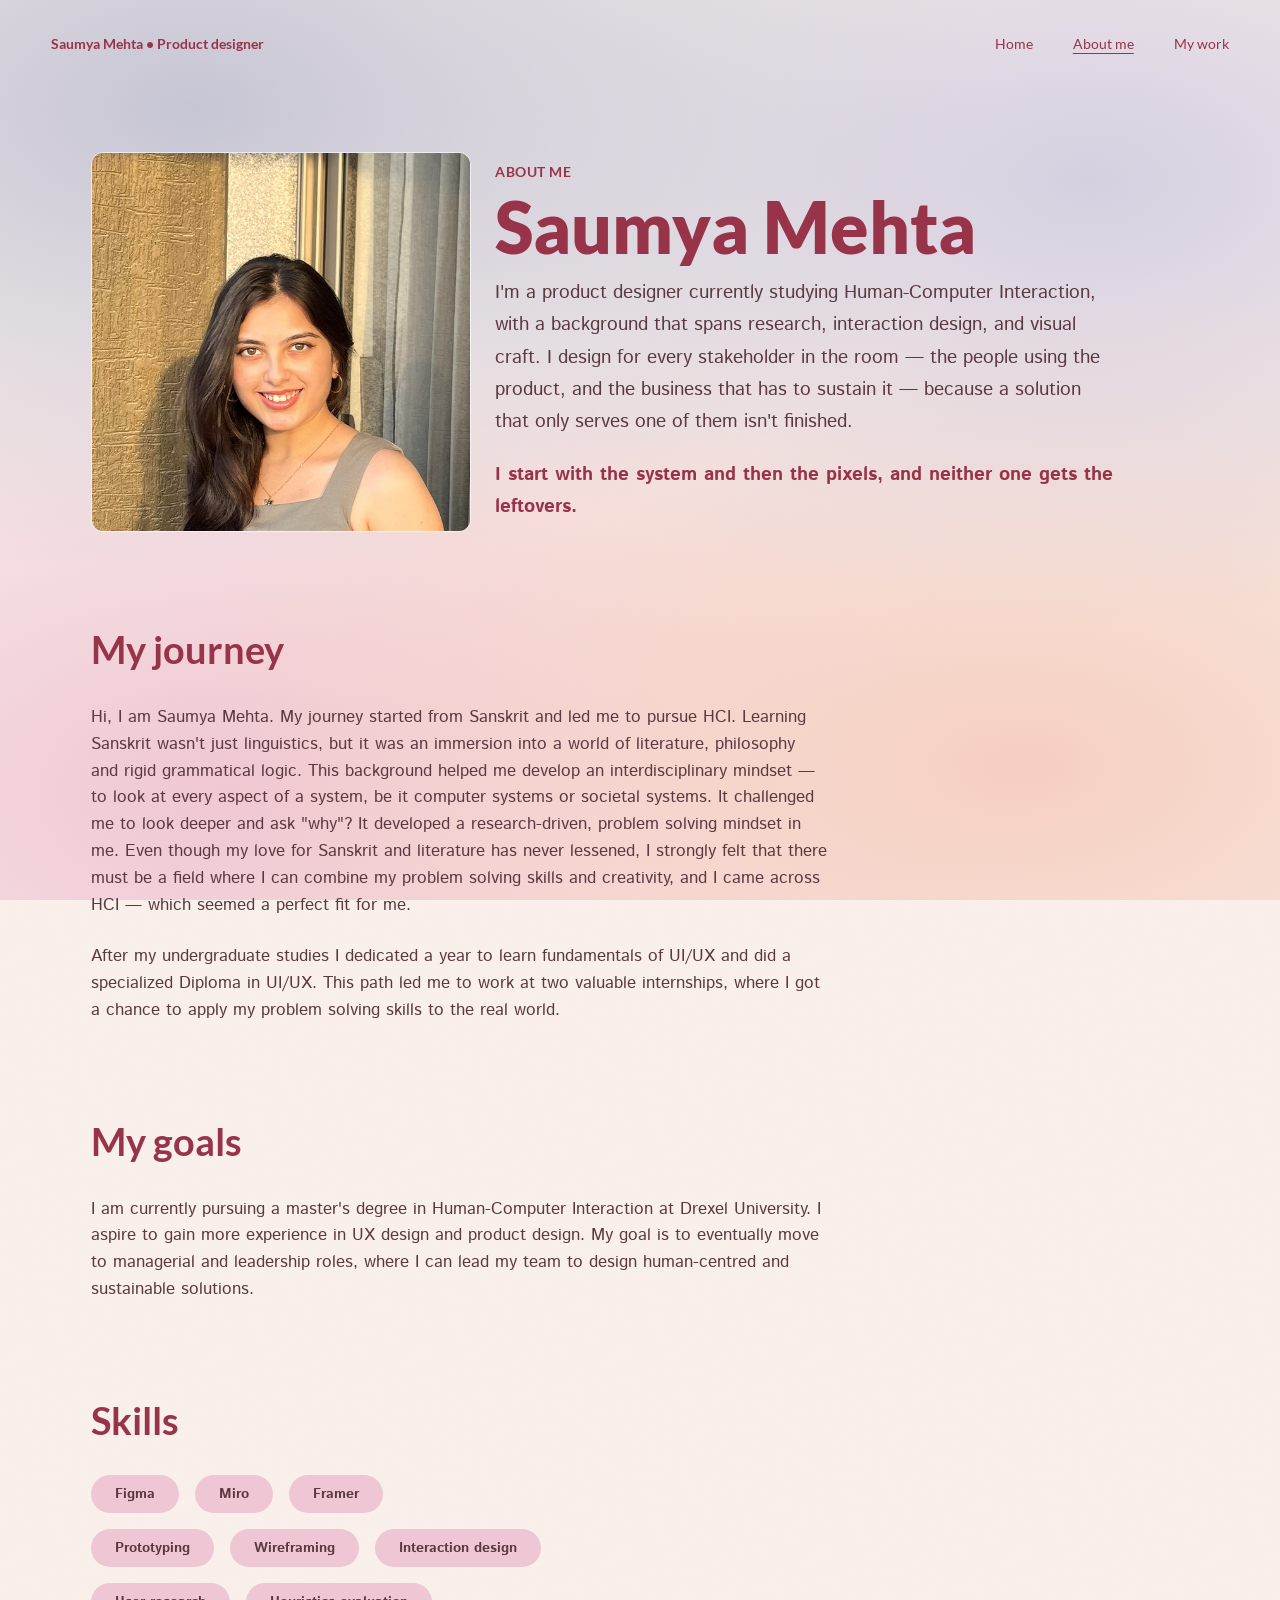
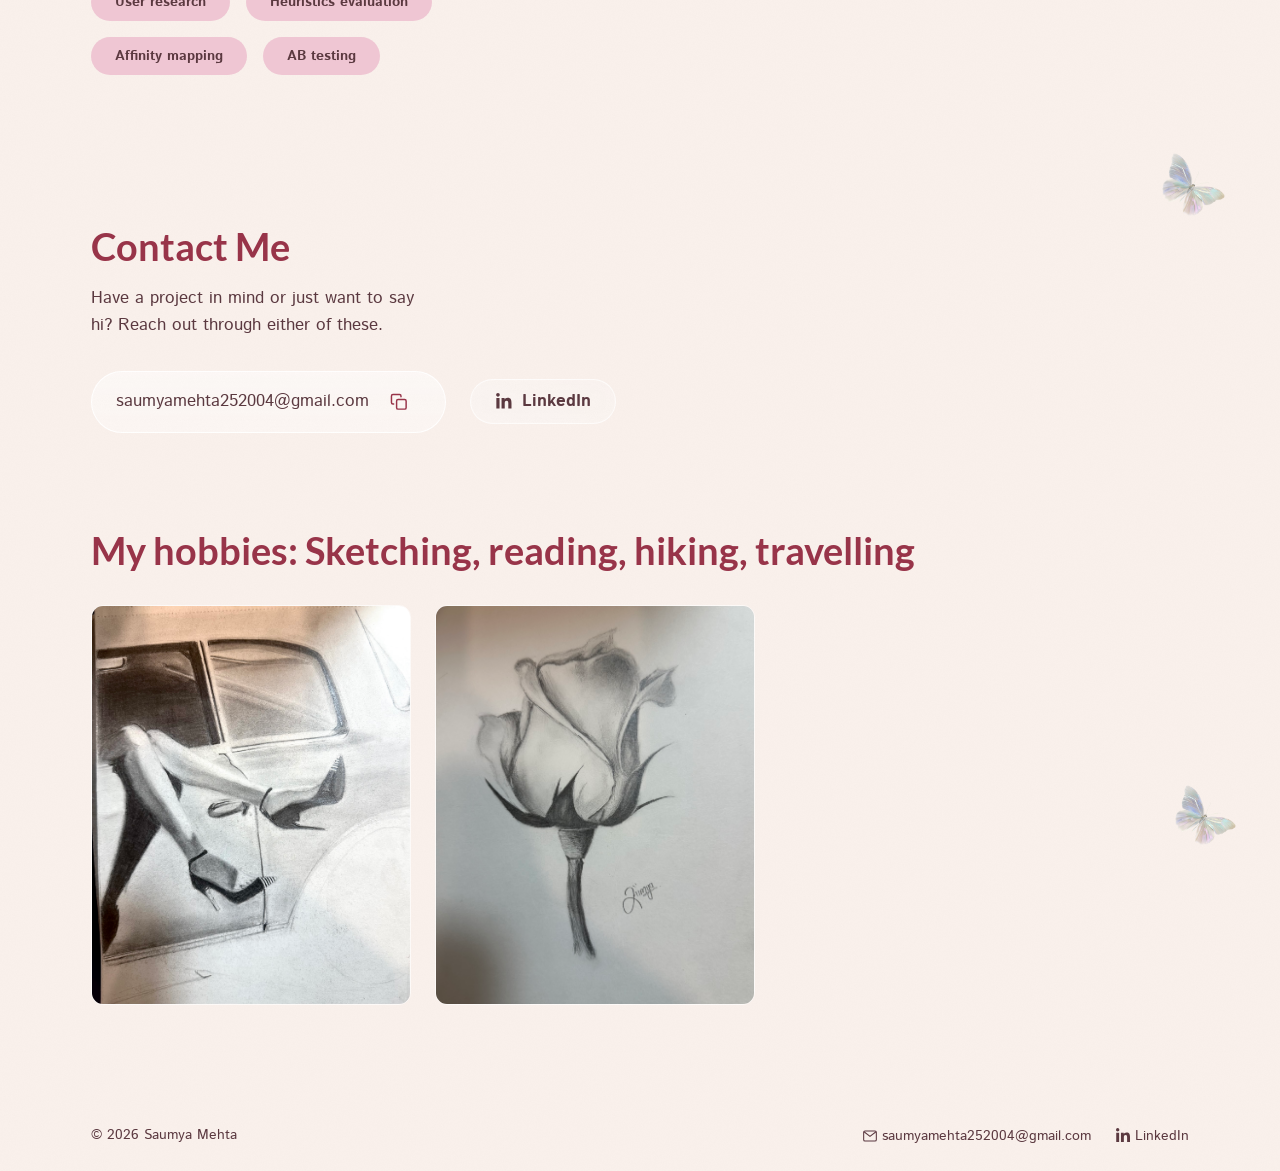
<file: about.html>
<!doctype html>
<html lang="en">
<head>
  <meta charset="UTF-8" />
  <script>if(!("onpageswap" in window)&&!window.matchMedia("(prefers-reduced-motion: reduce)").matches){document.documentElement.classList.add("page-transitions-js")}document.documentElement.classList.add("js")</script>
  <meta name="viewport" content="width=device-width, initial-scale=1.0" />
  <title>About — Saumya Mehta</title>
  <link rel="stylesheet" href="css/style.css" />
</head>
<body>
  <div class="mesh-bg"></div>

  <nav class="site-nav">
    <span class="site-nav__brand">Saumya Mehta • Product designer</span>
    <div class="site-nav__links">
      <a class="glass-nav-pill" href="index.html">Home</a>
      <a class="glass-nav-pill is-active" href="about.html">About me</a>
      <a class="glass-nav-pill" href="work.html">My work</a>
    </div>
  </nav>

  <main class="page-content">
    <div class="container">
      <div class="about-header reveal">
        <img class="portrait" src="assets/img/about/portrait-coral.png" alt="Saumya Mehta" />
        <div>
          <p class="eyebrow">About me</p>
          <h1 class="about-name">Saumya Mehta</h1>
          <p class="about-intro">
            I'm a product designer currently studying Human-Computer Interaction, with a
            background that spans research, interaction design, and visual craft. I design
            for every stakeholder in the room — the people using the product, and the
            business that has to sustain it — because a solution that only serves one of
            them isn't finished.
          </p>
          <p class="about-takeaway">
            I start with the system and then the pixels, and neither one gets the leftovers.
          </p>
        </div>
      </div>

      <section style="margin-top: var(--space-3xl);">
        <h2 class="reveal">My journey</h2>
        <div style="margin-top: 2rem; display: flex; flex-direction: column; gap: 1.5rem; max-width: 46rem;">
          <p class="reveal">
            Hi, I am Saumya Mehta. My journey started from Sanskrit and led me to pursue HCI.
            Learning Sanskrit wasn't just linguistics, but it was an immersion into a world of
            literature, philosophy and rigid grammatical logic. This background helped me develop
            an interdisciplinary mindset — to look at every aspect of a system, be it computer
            systems or societal systems. It challenged me to look deeper and ask "why"? It
            developed a research-driven, problem solving mindset in me. Even though my love for
            Sanskrit and literature has never lessened, I strongly felt that there must be a field
            where I can combine my problem solving skills and creativity, and I came across HCI —
            which seemed a perfect fit for me.
          </p>
          <p class="reveal">
            After my undergraduate studies I dedicated a year to learn fundamentals of UI/UX and
            did a specialized Diploma in UI/UX. This path led me to work at two valuable
            internships, where I got a chance to apply my problem solving skills to the real
            world.
          </p>
        </div>
      </section>

      <section>
        <h2 class="reveal">My goals</h2>
        <p class="reveal" style="margin-top: 2rem; max-width: 46rem;">
          I am currently pursuing a master's degree in Human-Computer Interaction at Drexel
          University. I aspire to gain more experience in UX design and product design. My goal is
          to eventually move to managerial and leadership roles, where I can lead my team to design
          human-centred and sustainable solutions.
        </p>
      </section>

      <section>
        <h2 class="reveal">Skills</h2>
        <div style="margin-top: 2rem; display: flex; flex-direction: column; gap: 1rem;">
          <div class="skill-row reveal">
            <span class="skill-pill">Figma</span>
            <span class="skill-pill">Miro</span>
            <span class="skill-pill">Framer</span>
          </div>
          <div class="skill-row reveal">
            <span class="skill-pill">Prototyping</span>
            <span class="skill-pill">Wireframing</span>
            <span class="skill-pill">Interaction design</span>
          </div>
          <div class="skill-row reveal">
            <span class="skill-pill">User research</span>
            <span class="skill-pill">Heuristics evaluation</span>
          </div>
          <div class="skill-row reveal">
            <span class="skill-pill">Affinity mapping</span>
            <span class="skill-pill">AB testing</span>
          </div>
          <div class="skill-row reveal">
            <span class="skill-pill">AI assisted Dev / Vibe coding</span>
          </div>
        </div>
      </section>

      <section id="contact" style="scroll-margin-top: var(--nav-height);">
        <h2 class="reveal">Contact Me</h2>
        <p style="margin-top: 1rem; max-width: 38ch;">
          Have a project in mind or just want to say hi? Reach out through either of these.
        </p>
        <div class="contact-row" style="margin-top: 2rem;">
          <div class="email-pill">
            <span>saumyamehta252004@gmail.com</span>
            <button type="button" id="copy-email-btn" aria-label="Copy email address">
              <svg viewBox="0 0 24 24" fill="none" aria-hidden="true">
                <rect x="9" y="9" width="13" height="13" rx="2" stroke="currentColor" stroke-width="2" stroke-linecap="round" stroke-linejoin="round" />
                <path d="M5 15H4a2 2 0 0 1-2-2V4a2 2 0 0 1 2-2h9a2 2 0 0 1 2 2v1" stroke="currentColor" stroke-width="2" stroke-linecap="round" stroke-linejoin="round" />
              </svg>
            </button>
            <span class="copied-note" id="copied-note" hidden>Copied!</span>
          </div>

          <a class="glass-btn" href="https://www.linkedin.com/in/saumyamehta2000" target="_blank" rel="noopener noreferrer" style="gap: 0.6rem;">
            <svg viewBox="0 0 448 512" fill="currentColor" aria-hidden="true" style="width: 1.1rem; height: 1.1rem;">
              <path d="M100.28 448H7.4V148.9h92.88zM53.79 108.1C24.09 108.1 0 83.5 0 53.8a53.79 53.79 0 0 1 107.58 0c0 29.7-24.1 54.3-53.79 54.3zM447.9 448h-92.68V302.4c0-34.7-.7-79.2-48.29-79.2-48.29 0-55.69 37.7-55.69 76.7V448h-92.78V148.9h89.08v40.8h1.3c12.4-23.5 42.69-48.3 87.88-48.3 94 0 111.28 61.9 111.28 142.3V448z" />
            </svg>
            LinkedIn
          </a>
        </div>
      </section>

      <section>
        <h2 class="reveal">My hobbies: Sketching, reading, hiking, travelling</h2>
        <div class="hobby-row" style="margin-top: 2rem;">
          <img class="hobby-art" src="assets/img/about/sketch-car-legs.jpg" alt="" />
          <img class="hobby-art" src="assets/img/about/sketch-rose.jpg" alt="" />
        </div>
      </section>
    </div>
  </main>

  <footer class="site-footer">
    <div class="container">
      <small>© 2026 Saumya Mehta</small>
      <div class="footer-links">
        <a href="mailto:saumyamehta252004@gmail.com">
          <svg viewBox="0 0 24 24" fill="none" aria-hidden="true">
            <rect x="2.5" y="4.5" width="19" height="15" rx="2" stroke="currentColor" stroke-width="1.6" />
            <path d="M3.5 6 12 12.5 20.5 6" stroke="currentColor" stroke-width="1.6" stroke-linecap="round" stroke-linejoin="round" />
          </svg>
          saumyamehta252004@gmail.com
        </a>
        <a href="https://www.linkedin.com/in/saumyamehta2000" target="_blank" rel="noopener noreferrer">
          <svg viewBox="0 0 448 512" fill="currentColor" aria-hidden="true">
            <path d="M100.28 448H7.4V148.9h92.88zM53.79 108.1C24.09 108.1 0 83.5 0 53.8a53.79 53.79 0 0 1 107.58 0c0 29.7-24.1 54.3-53.79 54.3zM447.9 448h-92.68V302.4c0-34.7-.7-79.2-48.29-79.2-48.29 0-55.69 37.7-55.69 76.7V448h-92.78V148.9h89.08v40.8h1.3c12.4-23.5 42.69-48.3 87.88-48.3 94 0 111.28 61.9 111.28 142.3V448z" />
          </svg>
          LinkedIn
        </a>
      </div>
    </div>
  </footer>

  <script src="js/main.js" defer></script>
</body>
</html>
</file>
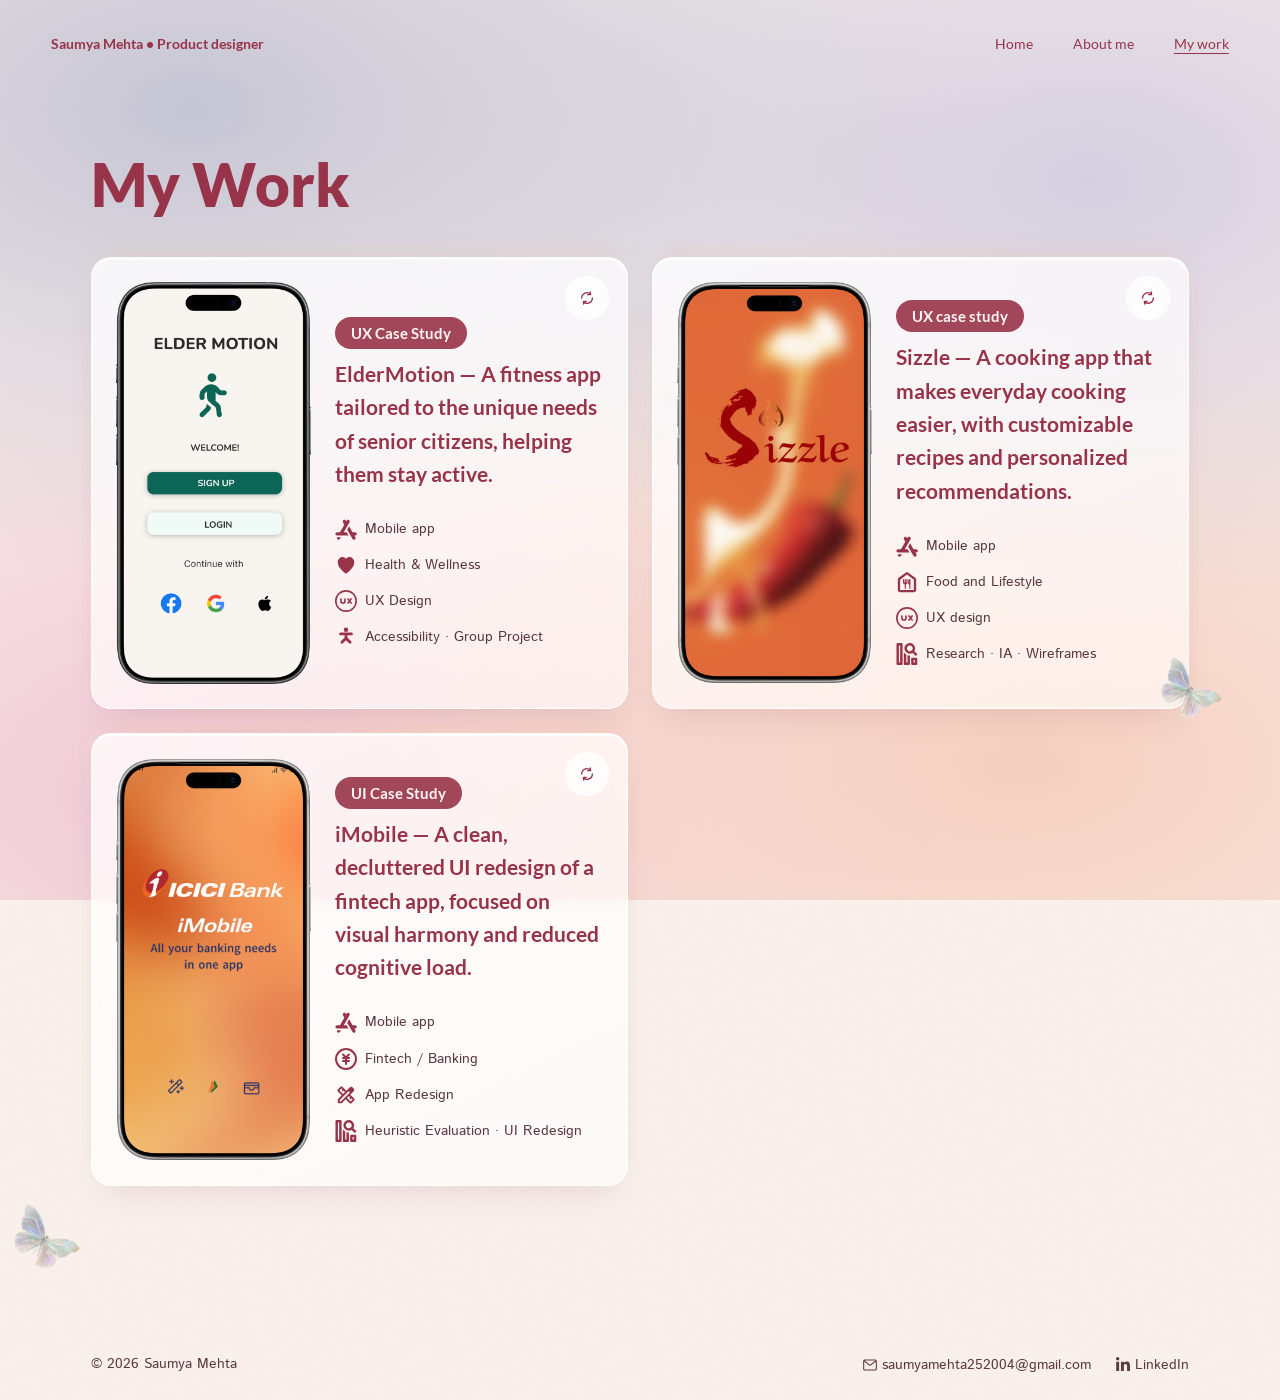
<file: work.html>
<!doctype html>
<html lang="en">
<head>
  <meta charset="UTF-8" />
  <script>if(!("onpageswap" in window)&&!window.matchMedia("(prefers-reduced-motion: reduce)").matches){document.documentElement.classList.add("page-transitions-js")}document.documentElement.classList.add("js")</script>
  <meta name="viewport" content="width=device-width, initial-scale=1.0" />
  <title>My Work — Saumya Mehta</title>
  <link rel="stylesheet" href="css/style.css" />
</head>
<body>
  <div class="mesh-bg"></div>

  <nav class="site-nav">
    <span class="site-nav__brand">Saumya Mehta • Product designer</span>
    <div class="site-nav__links">
      <a class="glass-nav-pill" href="index.html">Home</a>
      <a class="glass-nav-pill" href="about.html">About me</a>
      <a class="glass-nav-pill is-active" href="work.html">My work</a>
    </div>
  </nav>

  <main class="page-content">
    <div class="container">
      <h1>My Work</h1>

      <div class="project-grid" style="margin-top: 2.5rem">
        <div class="card reveal project-card sparkle-zone">
          <div class="card-inner">
            <div class="card-front">
              <img class="project-card__mockup" src="assets/img/projects/eldermotion-mockup.png" alt="" />
              <div class="card-front__body">
                <span class="badge">UX Case Study</span>
                <h3><a class="card-link" href="case-studies/eldermotion.html">ElderMotion — A fitness app tailored to the unique needs of senior citizens, helping them stay active.</a></h3>
                <div class="tag-list">
                  <span class="tag"><svg viewBox="0 0 28.6312 28.6312" fill="none" aria-hidden="true"><path fill-rule="evenodd" clip-rule="evenodd" d="M18.1052 2.6547C17.6107 2.36825 17.0228 2.28984 16.4706 2.43672C15.9183 2.58359 15.447 2.94373 15.1602 3.43796L14.6122 4.3787L14.0661 3.43796C13.7792 2.94303 13.3074 2.58235 12.7546 2.43527C12.2017 2.28819 11.6131 2.36675 11.1181 2.65367C10.6232 2.9406 10.2625 3.41238 10.1154 3.96524C9.96836 4.51809 10.0469 5.10673 10.3338 5.60166L12.1192 8.67951L6.43796 18.4755H2.67501C2.10333 18.4755 1.55506 18.7026 1.15082 19.1068C0.746586 19.511 0.519487 20.0593 0.519487 20.631C0.519487 21.2027 0.746586 21.7509 1.15082 22.1552C1.55506 22.5594 2.10333 22.7865 2.67501 22.7865H17.645L15.15 18.4755H11.4239L14.6122 12.9762L18.8884 5.60371C19.0306 5.3588 19.1231 5.08828 19.1607 4.80761C19.1982 4.52694 19.1801 4.24161 19.1074 3.96794C19.0347 3.69426 18.9087 3.4376 18.7367 3.21262C18.5648 2.98764 18.3502 2.79875 18.1052 2.65674M3.55439 27.9094C4.06187 28.2012 4.66441 28.2796 5.22964 28.1273C5.79487 27.9751 6.27654 27.6047 6.56885 27.0975L7.78363 24.9911H2.69137C2.43361 25.4954 2.37944 26.0795 2.54006 26.6226C2.70067 27.1658 3.0638 27.6264 3.55439 27.9094ZM22.678 27.0975L15.8515 15.2401L18.3935 10.8678L22.8089 18.4755H26.2221C26.7943 18.4755 27.3431 18.7028 27.7477 19.1074C28.1524 19.512 28.3797 20.0608 28.3797 20.633C28.3797 21.2053 28.1524 21.754 27.7477 22.1587C27.3431 22.5633 26.7943 22.7906 26.2221 22.7906H25.2916L26.5043 24.895C26.6642 25.1466 26.7714 25.428 26.8196 25.7222C26.8678 26.0164 26.8559 26.3173 26.7847 26.6068C26.7135 26.8963 26.5845 27.1683 26.4053 27.4066C26.2262 27.6449 26.0006 27.8444 25.7423 27.9932C25.484 28.142 25.1982 28.2369 24.9022 28.2723C24.6062 28.3077 24.3061 28.2828 24.0199 28.1991C23.7338 28.1154 23.4676 27.9747 23.2373 27.7854C23.007 27.5961 22.8175 27.3621 22.68 27.0975" fill="#983449" /></svg>Mobile app</span>
                  <span class="tag"><svg viewBox="0 0 32 32" fill="none" aria-hidden="true"><path d="M16 28.5C16 28.5 4 20.7 4 12.2C4 7.4 7.6 4.5 11.4 4.5C13.7 4.5 15.6 5.9 16 7.8C16.4 5.9 18.3 4.5 20.6 4.5C24.4 4.5 28 7.4 28 12.2C28 20.7 16 28.5 16 28.5Z" fill="#983449" /></svg>Health &amp; Wellness</span>
                  <span class="tag"><svg viewBox="0 0 32.2101 32.2101" fill="none" aria-hidden="true"><path d="M8.649 13.1226V16.105C8.649 17.0997 9.24548 19.0874 11.6314 19.0874C14.0173 19.0874 14.6138 17.0997 14.6138 16.105V13.1226M19.0874 13.1226L21.3243 16.105M21.3243 16.105L23.5611 19.0874M21.3243 16.105L23.5611 13.1226M21.3243 16.105L19.0874 19.0874" stroke="#983449" stroke-width="2.38593" stroke-linecap="round" stroke-linejoin="round" /><path d="M16.105 31.0171C24.3407 31.0171 31.0171 24.3407 31.0171 16.105C31.0171 7.86933 24.3407 1.19297 16.105 1.19297C7.86933 1.19297 1.19297 7.86933 1.19297 16.105C1.19297 24.3407 7.86933 31.0171 16.105 31.0171Z" stroke="#983449" stroke-width="2.38593" stroke-linecap="round" stroke-linejoin="round" /></svg>UX Design</span>
                  <span class="tag"><svg viewBox="0 0 32 32" fill="none" aria-hidden="true"><circle cx="16" cy="5.3" r="3.3" fill="#983449" /><path d="M6 11.5C6 10.4 6.9 9.5 8 9.5H24C25.1 9.5 26 10.4 26 11.5C26 12.6 25.1 13.5 24 13.5H18V16.8L23.4 22.2C24.2 23 24.2 24.3 23.4 25.1C22.6 25.9 21.3 25.9 20.5 25.1L16 20.6L11.5 25.1C10.7 25.9 9.4 25.9 8.6 25.1C7.8 24.3 7.8 23 8.6 22.2L14 16.8V13.5H8C6.9 13.5 6 12.6 6 11.5Z" fill="#983449" /></svg>Accessibility · Group Project</span>
                </div>
              </div>
              <button class="flip-btn" type="button" aria-expanded="false" aria-controls="card-eldermotion-back" aria-label="Show project details">
                <svg viewBox="0 0 24 24" fill="none" aria-hidden="true">
                  <path d="M4 12a8 8 0 0 1 13.66-5.66M20 12a8 8 0 0 1-13.66 5.66" stroke="currentColor" stroke-width="2" stroke-linecap="round" stroke-linejoin="round" />
                  <path d="M17 3v4h-4M7 21v-4h4" stroke="currentColor" stroke-width="2" stroke-linecap="round" stroke-linejoin="round" />
                </svg>
              </button>
            </div>
            <div class="card-back" id="card-eldermotion-back">
              <h3>ElderMotion — A fitness app tailored to the unique needs of senior citizens, helping them stay active.</h3>
              <dl class="card-meta-table">
                <div class="card-meta-row"><dt>Timeline</dt><dd>Feb 2026 – Mar 2026</dd></div>
                <div class="card-meta-row"><dt>Team</dt><dd>Group project (4 members)</dd></div>
                <div class="card-meta-row"><dt>Role</dt><dd>UX Designer &amp; Researcher</dd></div>
                <div class="card-meta-row"><dt>Tools</dt><dd>Figma, Miro</dd></div>
              </dl>
              <button class="flip-btn" type="button" aria-expanded="true" aria-controls="card-eldermotion-back" aria-label="Back to project">
                <svg viewBox="0 0 24 24" fill="none" aria-hidden="true">
                  <path d="M4 12a8 8 0 0 1 13.66-5.66M20 12a8 8 0 0 1-13.66 5.66" stroke="currentColor" stroke-width="2" stroke-linecap="round" stroke-linejoin="round" />
                  <path d="M17 3v4h-4M7 21v-4h4" stroke="currentColor" stroke-width="2" stroke-linecap="round" stroke-linejoin="round" />
                </svg>
              </button>
            </div>
          </div>
        </div>

        <div class="card reveal project-card sparkle-zone">
          <div class="card-inner">
            <div class="card-front">
              <img class="project-card__mockup" src="assets/img/projects/sizzle-mockup.png" alt="" />
              <div class="card-front__body">
                <span class="badge">UX case study</span>
                <h3><a class="card-link" href="case-studies/sizzle.html">Sizzle — A cooking app that makes everyday cooking easier, with customizable recipes and personalized recommendations.</a></h3>
                <div class="tag-list">
                  <span class="tag"><svg viewBox="0 0 28.6312 28.6312" fill="none" aria-hidden="true"><path fill-rule="evenodd" clip-rule="evenodd" d="M18.1052 2.6547C17.6107 2.36825 17.0228 2.28984 16.4706 2.43672C15.9183 2.58359 15.447 2.94373 15.1602 3.43796L14.6122 4.3787L14.0661 3.43796C13.7792 2.94303 13.3074 2.58235 12.7546 2.43527C12.2017 2.28819 11.6131 2.36675 11.1181 2.65367C10.6232 2.9406 10.2625 3.41238 10.1154 3.96524C9.96836 4.51809 10.0469 5.10673 10.3338 5.60166L12.1192 8.67951L6.43796 18.4755H2.67501C2.10333 18.4755 1.55506 18.7026 1.15082 19.1068C0.746586 19.511 0.519487 20.0593 0.519487 20.631C0.519487 21.2027 0.746586 21.7509 1.15082 22.1552C1.55506 22.5594 2.10333 22.7865 2.67501 22.7865H17.645L15.15 18.4755H11.4239L14.6122 12.9762L18.8884 5.60371C19.0306 5.3588 19.1231 5.08828 19.1607 4.80761C19.1982 4.52694 19.1801 4.24161 19.1074 3.96794C19.0347 3.69426 18.9087 3.4376 18.7367 3.21262C18.5648 2.98764 18.3502 2.79875 18.1052 2.65674M3.55439 27.9094C4.06187 28.2012 4.66441 28.2796 5.22964 28.1273C5.79487 27.9751 6.27654 27.6047 6.56885 27.0975L7.78363 24.9911H2.69137C2.43361 25.4954 2.37944 26.0795 2.54006 26.6226C2.70067 27.1658 3.0638 27.6264 3.55439 27.9094ZM22.678 27.0975L15.8515 15.2401L18.3935 10.8678L22.8089 18.4755H26.2221C26.7943 18.4755 27.3431 18.7028 27.7477 19.1074C28.1524 19.512 28.3797 20.0608 28.3797 20.633C28.3797 21.2053 28.1524 21.754 27.7477 22.1587C27.3431 22.5633 26.7943 22.7906 26.2221 22.7906H25.2916L26.5043 24.895C26.6642 25.1466 26.7714 25.428 26.8196 25.7222C26.8678 26.0164 26.8559 26.3173 26.7847 26.6068C26.7135 26.8963 26.5845 27.1683 26.4053 27.4066C26.2262 27.6449 26.0006 27.8444 25.7423 27.9932C25.484 28.142 25.1982 28.2369 24.9022 28.2723C24.6062 28.3077 24.3061 28.2828 24.0199 28.1991C23.7338 28.1154 23.4676 27.9747 23.2373 27.7854C23.007 27.5961 22.8175 27.3621 22.68 27.0975" fill="#983449" /></svg>Mobile app</span>
                  <span class="tag"><svg viewBox="0 0 35.789 35.789" fill="none" aria-hidden="true"><path d="M6.71043 34.5774C5.68523 34.5774 4.8079 34.2126 4.07845 33.4832C3.34901 32.7537 2.98366 31.8758 2.98242 30.8493V14.0733C2.98242 13.483 3.11476 12.9238 3.37945 12.3957C3.64414 11.8675 4.00887 11.4326 4.47362 11.0909L15.6577 2.70282C16.3101 2.20575 17.0557 1.95721 17.8945 1.95721C18.7333 1.95721 19.4789 2.20575 20.1313 2.70282L31.3153 11.0909C31.7813 11.4326 32.1467 11.8675 32.4114 12.3957C32.6761 12.9238 32.8078 13.483 32.8066 14.0733V30.8493C32.8066 31.8745 32.4412 32.7525 31.7105 33.4832C30.9798 34.2139 30.1025 34.5786 29.0785 34.5774H6.71043ZM6.71043 30.8493H29.0785V14.0733L17.8945 5.68523L6.71043 14.0733V30.8493ZM15.0985 28.9853C15.347 28.9853 15.5645 28.8921 15.7509 28.7057C15.9373 28.5193 16.0305 28.3019 16.0305 28.0533V21.5293C16.8071 21.5293 17.4676 21.2578 18.0119 20.7147C18.5562 20.1717 18.8277 19.5112 18.8265 18.7333V14.0733C18.8265 13.8247 18.7333 13.6073 18.5469 13.4209C18.3605 13.2345 18.143 13.1413 17.8945 13.1413C17.6459 13.1413 17.4285 13.2345 17.2421 13.4209C17.0557 13.6073 16.9625 13.8247 16.9625 14.0733V18.7333H16.0305V14.0733C16.0305 13.8247 15.9373 13.6073 15.7509 13.4209C15.5645 13.2345 15.347 13.1413 15.0985 13.1413C14.8499 13.1413 14.6325 13.2345 14.4461 13.4209C14.2597 13.6073 14.1665 13.8247 14.1665 14.0733V18.7333H13.2345V14.0733C13.2345 13.8247 13.1413 13.6073 12.9549 13.4209C12.7685 13.2345 12.551 13.1413 12.3025 13.1413C12.0539 13.1413 11.8365 13.2345 11.6501 13.4209C11.4637 13.6073 11.3705 13.8247 11.3705 14.0733V18.7333C11.3705 19.51 11.6426 20.1704 12.1869 20.7147C12.7312 21.259 13.391 21.5305 14.1665 21.5293V28.0533C14.1665 28.3019 14.2597 28.5193 14.4461 28.7057C14.6325 28.8921 14.8499 28.9853 15.0985 28.9853ZM23.2069 28.7057C23.3933 28.5193 23.4865 28.3019 23.4865 28.0533V14.3529C23.4865 14.0111 23.3703 13.7241 23.1379 13.4917C22.9056 13.2593 22.6179 13.1425 22.2749 13.1413C21.4361 13.1413 20.8073 13.5296 20.3885 14.3063C19.9697 15.0829 19.7597 15.9373 19.7585 16.8693V20.5973C19.7585 21.0944 19.984 21.4442 20.4351 21.6467C20.8862 21.8493 21.282 22.1208 21.6225 22.4613V28.0533C21.6225 28.3019 21.7157 28.5193 21.9021 28.7057C22.0885 28.8921 22.306 28.9853 22.5545 28.9853C22.803 28.9853 23.0205 28.8921 23.2069 28.7057Z" fill="#983449" /></svg>Food and Lifestyle</span>
                  <span class="tag"><svg viewBox="0 0 32.2101 32.2101" fill="none" aria-hidden="true"><path d="M8.649 13.1226V16.105C8.649 17.0997 9.24548 19.0874 11.6314 19.0874C14.0173 19.0874 14.6138 17.0997 14.6138 16.105V13.1226M19.0874 13.1226L21.3243 16.105M21.3243 16.105L23.5611 19.0874M21.3243 16.105L23.5611 13.1226M21.3243 16.105L19.0874 19.0874" stroke="#983449" stroke-width="2.38593" stroke-linecap="round" stroke-linejoin="round" /><path d="M16.105 31.0171C24.3407 31.0171 31.0171 24.3407 31.0171 16.105C31.0171 7.86933 24.3407 1.19297 16.105 1.19297C7.86933 1.19297 1.19297 7.86933 1.19297 16.105C1.19297 24.3407 7.86933 31.0171 16.105 31.0171Z" stroke="#983449" stroke-width="2.38593" stroke-linecap="round" stroke-linejoin="round" /></svg>UX design</span>
                  <span class="tag"><svg viewBox="0 0 25.6592 26.8417" fill="none" aria-hidden="true"><path fill-rule="evenodd" clip-rule="evenodd" d="M7.45604 1.49121C7.45604 1.09572 7.29893 0.716424 7.01927 0.436768C6.73961 0.157112 6.36032 3.69753e-06 5.96483 3.69753e-06H1.49121C1.09571 3.69753e-06 0.71642 0.157112 0.436764 0.436768C0.157109 0.716424 0 1.09572 0 1.49121V25.3505C0 25.746 0.157109 26.1253 0.436764 26.405C0.71642 26.6846 1.09571 26.8417 1.49121 26.8417H5.96483C6.36032 26.8417 6.73961 26.6846 7.01927 26.405C7.29893 26.1253 7.45604 25.746 7.45604 25.3505V1.49121ZM2.98241 2.98242V23.8593H4.47362V2.98242H2.98241Z" fill="#983449" /><path d="M8.94724 11.4152V25.3505C8.94724 25.746 9.10435 26.1253 9.38401 26.405C9.66366 26.6846 10.043 26.8417 10.4384 26.8417H14.9121C15.3076 26.8417 15.6869 26.6846 15.9665 26.405C16.2462 26.1253 16.4033 25.746 16.4033 25.3505V15.2834H16.2169C15.2664 15.2838 14.3222 15.1302 13.4209 14.8286V23.8593H11.9297V14.1665C10.7347 13.4943 9.71343 12.5521 8.94724 11.4152Z" fill="#983449" /><path fill-rule="evenodd" clip-rule="evenodd" d="M16.2169 13.0481C16.2795 13.0481 16.3416 13.0471 16.4033 13.0451C17.5542 13.0143 18.6763 12.6777 19.6541 12.0698L23.5506 15.9664L25.6592 13.8578L21.7627 9.96127C22.5239 8.73325 22.8559 7.28728 22.7067 5.8502C22.5575 4.41311 21.9354 3.06622 20.9381 2.0208C19.9408 0.975383 18.6247 0.290588 17.1963 0.0738407C15.7678 -0.142907 14.3078 0.120655 13.0453 0.823182C11.7828 1.52571 10.7892 2.62745 10.2204 3.95559C9.65157 5.28372 9.53973 6.7631 9.90239 8.16165C10.2651 9.56021 11.0817 10.7988 12.2243 11.6832C13.3668 12.5675 14.7706 13.0476 16.2154 13.0481M16.2154 10.0657C15.7315 10.0659 15.2527 9.96674 14.8087 9.77436C14.3647 9.58197 13.9649 9.30046 13.6341 8.94725C13.0768 8.35323 12.7413 7.58526 12.6841 6.77274C12.6269 5.96022 12.8515 5.15282 13.3201 4.48657C13.7887 3.82033 14.4726 3.33597 15.2566 3.11511C16.0406 2.89424 16.8768 2.95038 17.6243 3.27405C18.3717 3.59771 18.9848 4.16914 19.3601 4.89203C19.7355 5.61493 19.8502 6.44511 19.6849 7.24269C19.5196 8.04028 19.0845 8.75651 18.4528 9.27072C17.821 9.78493 17.0314 10.0657 16.2169 10.0657M19.3857 17.8945C18.9902 17.8945 18.6109 18.0516 18.3312 18.3313C18.0516 18.6109 17.8945 18.9902 17.8945 19.3857V25.3505C17.8945 25.746 18.0516 26.1253 18.3312 26.405C18.6109 26.6846 18.9902 26.8417 19.3857 26.8417H23.8593C24.2548 26.8417 24.6341 26.6846 24.9138 26.405C25.1934 26.1253 25.3505 25.746 25.3505 25.3505V19.3857C25.3505 18.9902 25.1934 18.6109 24.9138 18.3313C24.6341 18.0516 24.2548 17.8945 23.8593 17.8945H19.3857ZM20.8769 23.8593V20.8769H22.3681V23.8593H20.8769Z" fill="#983449" /></svg>Research · IA · Wireframes</span>
                </div>
              </div>
              <button class="flip-btn" type="button" aria-expanded="false" aria-controls="card-sizzle-back" aria-label="Show project details">
                <svg viewBox="0 0 24 24" fill="none" aria-hidden="true">
                  <path d="M4 12a8 8 0 0 1 13.66-5.66M20 12a8 8 0 0 1-13.66 5.66" stroke="currentColor" stroke-width="2" stroke-linecap="round" stroke-linejoin="round" />
                  <path d="M17 3v4h-4M7 21v-4h4" stroke="currentColor" stroke-width="2" stroke-linecap="round" stroke-linejoin="round" />
                </svg>
              </button>
            </div>
            <div class="card-back" id="card-sizzle-back">
              <h3>Sizzle — A cooking app that makes everyday cooking easier, with customizable recipes and personalized recommendations.</h3>
              <dl class="card-meta-table">
                <div class="card-meta-row"><dt>Timeline</dt><dd>Sep 2024 – Feb 2025</dd></div>
                <div class="card-meta-row"><dt>Team</dt><dd>Solo project</dd></div>
                <div class="card-meta-row"><dt>Role</dt><dd>UX Designer &amp; Researcher</dd></div>
                <div class="card-meta-row"><dt>Tools</dt><dd>Figma</dd></div>
              </dl>
              <button class="flip-btn" type="button" aria-expanded="true" aria-controls="card-sizzle-back" aria-label="Back to project">
                <svg viewBox="0 0 24 24" fill="none" aria-hidden="true">
                  <path d="M4 12a8 8 0 0 1 13.66-5.66M20 12a8 8 0 0 1-13.66 5.66" stroke="currentColor" stroke-width="2" stroke-linecap="round" stroke-linejoin="round" />
                  <path d="M17 3v4h-4M7 21v-4h4" stroke="currentColor" stroke-width="2" stroke-linecap="round" stroke-linejoin="round" />
                </svg>
              </button>
            </div>
          </div>
        </div>

        <div class="card reveal project-card sparkle-zone">
          <div class="card-inner">
            <div class="card-front">
              <img class="project-card__mockup" src="assets/img/projects/imobile-mockup.png" alt="" />
              <div class="card-front__body">
                <span class="badge">UI Case Study</span>
                <h3><a class="card-link" href="case-studies/imobile.html">iMobile — A clean, decluttered UI redesign of a fintech app, focused on visual harmony and reduced cognitive load.</a></h3>
                <div class="tag-list">
                  <span class="tag"><svg viewBox="0 0 28.6312 28.6312" fill="none" aria-hidden="true"><path fill-rule="evenodd" clip-rule="evenodd" d="M18.1052 2.6547C17.6107 2.36825 17.0228 2.28984 16.4706 2.43672C15.9183 2.58359 15.447 2.94373 15.1602 3.43796L14.6122 4.3787L14.0661 3.43796C13.7792 2.94303 13.3074 2.58235 12.7546 2.43527C12.2017 2.28819 11.6131 2.36675 11.1181 2.65367C10.6232 2.9406 10.2625 3.41238 10.1154 3.96524C9.96836 4.51809 10.0469 5.10673 10.3338 5.60166L12.1192 8.67951L6.43796 18.4755H2.67501C2.10333 18.4755 1.55506 18.7026 1.15082 19.1068C0.746586 19.511 0.519487 20.0593 0.519487 20.631C0.519487 21.2027 0.746586 21.7509 1.15082 22.1552C1.55506 22.5594 2.10333 22.7865 2.67501 22.7865H17.645L15.15 18.4755H11.4239L14.6122 12.9762L18.8884 5.60371C19.0306 5.3588 19.1231 5.08828 19.1607 4.80761C19.1982 4.52694 19.1801 4.24161 19.1074 3.96794C19.0347 3.69426 18.9087 3.4376 18.7367 3.21262C18.5648 2.98764 18.3502 2.79875 18.1052 2.65674M3.55439 27.9094C4.06187 28.2012 4.66441 28.2796 5.22964 28.1273C5.79487 27.9751 6.27654 27.6047 6.56885 27.0975L7.78363 24.9911H2.69137C2.43361 25.4954 2.37944 26.0795 2.54006 26.6226C2.70067 27.1658 3.0638 27.6264 3.55439 27.9094ZM22.678 27.0975L15.8515 15.2401L18.3935 10.8678L22.8089 18.4755H26.2221C26.7943 18.4755 27.3431 18.7028 27.7477 19.1074C28.1524 19.512 28.3797 20.0608 28.3797 20.633C28.3797 21.2053 28.1524 21.754 27.7477 22.1587C27.3431 22.5633 26.7943 22.7906 26.2221 22.7906H25.2916L26.5043 24.895C26.6642 25.1466 26.7714 25.428 26.8196 25.7222C26.8678 26.0164 26.8559 26.3173 26.7847 26.6068C26.7135 26.8963 26.5845 27.1683 26.4053 27.4066C26.2262 27.6449 26.0006 27.8444 25.7423 27.9932C25.484 28.142 25.1982 28.2369 24.9022 28.2723C24.6062 28.3077 24.3061 28.2828 24.0199 28.1991C23.7338 28.1154 23.4676 27.9747 23.2373 27.7854C23.007 27.5961 22.8175 27.3621 22.68 27.0975" fill="#983449" /></svg>Mobile app</span>
                  <span class="tag"><svg viewBox="0 0 32.825 32.825" fill="none" aria-hidden="true"><path d="M16.4125 31.325C24.6487 31.325 31.325 24.6487 31.325 16.4125C31.325 8.17633 24.6487 1.5 16.4125 1.5C8.17633 1.5 1.5 8.17633 1.5 16.4125C1.5 24.6487 8.17633 31.325 16.4125 31.325Z" stroke="#983449" stroke-width="3" stroke-linejoin="round" /><path d="M11.9388 14.9213H20.8863M11.9388 19.395H20.8863M16.4185 14.9213V23.8688M20.8863 9.70188L16.4125 14.1756L11.9388 9.70188" stroke="#983449" stroke-width="3" stroke-linecap="round" stroke-linejoin="round" /></svg>Fintech / Banking</span>
                  <span class="tag"><svg viewBox="0 0 35.79 35.79" fill="none" aria-hidden="true"><path d="M13.123 16.3292L16.3292 13.0857L14.2414 10.9607L13.6449 11.5572C13.3715 11.8306 13.03 11.9737 12.6204 11.9867C12.2109 11.9996 11.8564 11.8564 11.5572 11.5572C11.2579 11.2579 11.1088 10.904 11.1098 10.4954C11.1108 10.0868 11.2599 9.73239 11.5572 9.43216L12.1164 8.87294L10.4388 7.19528L7.19528 10.4388L13.123 16.3292ZM25.3513 28.5947L28.5947 25.3513L26.9171 23.6736L26.3206 24.2328C26.0223 24.5311 25.6744 24.6802 25.2767 24.6802C24.879 24.6802 24.5311 24.5311 24.2328 24.2328C23.9346 23.9346 23.7854 23.5866 23.7854 23.1889C23.7854 22.7913 23.9346 22.4433 24.2328 22.1451L24.792 21.5486L22.667 19.4608L19.4608 22.667L25.3513 28.5947ZM5.965 31.3163C5.54248 31.3163 5.18856 31.1731 4.90323 30.8868C4.6179 30.6005 4.47474 30.2465 4.47375 29.825V25.6122C4.47375 25.4134 4.51103 25.221 4.58559 25.0351C4.66016 24.8492 4.772 24.6812 4.92112 24.5311L10.998 18.4542L4.54831 12.0046C4.12579 11.582 3.91453 11.0601 3.91453 10.4388C3.91453 9.8174 4.12579 9.29546 4.54831 8.87294L8.87294 4.54831C9.29546 4.12579 9.8174 3.92099 10.4388 3.93392C11.0601 3.94684 11.582 4.16407 12.0046 4.58559L18.4915 11.0353L24.121 5.3685C24.4192 5.07025 24.7548 4.84656 25.1276 4.69744C25.5004 4.54831 25.8856 4.47375 26.2833 4.47375C26.6809 4.47375 27.0662 4.54831 27.439 4.69744C27.8118 4.84656 28.1473 5.07025 28.4456 5.3685L30.4215 7.38169C30.7198 7.67994 30.9434 8.01547 31.0926 8.38828C31.2417 8.76109 31.3163 9.14633 31.3163 9.544C31.3163 9.94167 31.2417 10.3209 31.0926 10.6818C30.9434 11.0427 30.7198 11.3718 30.4215 11.669L24.792 17.3358L31.2417 23.7854C31.6642 24.208 31.8755 24.7299 31.8755 25.3513C31.8755 25.9726 31.6642 26.4945 31.2417 26.9171L26.9171 31.2417C26.4945 31.6642 25.9726 31.8755 25.3513 31.8755C24.7299 31.8755 24.208 31.6642 23.7854 31.2417L17.3358 24.792L11.2589 30.8689C11.1098 31.018 10.9423 31.1298 10.7564 31.2044C10.5705 31.279 10.3776 31.3163 10.1778 31.3163H5.965ZM7.45625 28.3338H9.544L24.1583 13.7568L22.0332 11.6318L7.45625 26.246V28.3338ZM23.1144 12.7129L22.0332 11.6318L24.1583 13.7568L23.1144 12.7129Z" fill="#983449" /></svg>App Redesign</span>
                  <span class="tag"><svg viewBox="0 0 25.6592 26.8417" fill="none" aria-hidden="true"><path fill-rule="evenodd" clip-rule="evenodd" d="M7.45604 1.49121C7.45604 1.09572 7.29893 0.716424 7.01927 0.436768C6.73961 0.157112 6.36032 3.69753e-06 5.96483 3.69753e-06H1.49121C1.09571 3.69753e-06 0.71642 0.157112 0.436764 0.436768C0.157109 0.716424 0 1.09572 0 1.49121V25.3505C0 25.746 0.157109 26.1253 0.436764 26.405C0.71642 26.6846 1.09571 26.8417 1.49121 26.8417H5.96483C6.36032 26.8417 6.73961 26.6846 7.01927 26.405C7.29893 26.1253 7.45604 25.746 7.45604 25.3505V1.49121ZM2.98241 2.98242V23.8593H4.47362V2.98242H2.98241Z" fill="#983449" /><path d="M8.94724 11.4152V25.3505C8.94724 25.746 9.10435 26.1253 9.38401 26.405C9.66366 26.6846 10.043 26.8417 10.4384 26.8417H14.9121C15.3076 26.8417 15.6869 26.6846 15.9665 26.405C16.2462 26.1253 16.4033 25.746 16.4033 25.3505V15.2834H16.2169C15.2664 15.2838 14.3222 15.1302 13.4209 14.8286V23.8593H11.9297V14.1665C10.7347 13.4943 9.71343 12.5521 8.94724 11.4152Z" fill="#983449" /><path fill-rule="evenodd" clip-rule="evenodd" d="M16.2169 13.0481C16.2795 13.0481 16.3416 13.0471 16.4033 13.0451C17.5542 13.0143 18.6763 12.6777 19.6541 12.0698L23.5506 15.9664L25.6592 13.8578L21.7627 9.96127C22.5239 8.73325 22.8559 7.28728 22.7067 5.8502C22.5575 4.41311 21.9354 3.06622 20.9381 2.0208C19.9408 0.975383 18.6247 0.290588 17.1963 0.0738407C15.7678 -0.142907 14.3078 0.120655 13.0453 0.823182C11.7828 1.52571 10.7892 2.62745 10.2204 3.95559C9.65157 5.28372 9.53973 6.7631 9.90239 8.16165C10.2651 9.56021 11.0817 10.7988 12.2243 11.6832C13.3668 12.5675 14.7706 13.0476 16.2154 13.0481M16.2154 10.0657C15.7315 10.0659 15.2527 9.96674 14.8087 9.77436C14.3647 9.58197 13.9649 9.30046 13.6341 8.94725C13.0768 8.35323 12.7413 7.58526 12.6841 6.77274C12.6269 5.96022 12.8515 5.15282 13.3201 4.48657C13.7887 3.82033 14.4726 3.33597 15.2566 3.11511C16.0406 2.89424 16.8768 2.95038 17.6243 3.27405C18.3717 3.59771 18.9848 4.16914 19.3601 4.89203C19.7355 5.61493 19.8502 6.44511 19.6849 7.24269C19.5196 8.04028 19.0845 8.75651 18.4528 9.27072C17.821 9.78493 17.0314 10.0657 16.2169 10.0657M19.3857 17.8945C18.9902 17.8945 18.6109 18.0516 18.3312 18.3313C18.0516 18.6109 17.8945 18.9902 17.8945 19.3857V25.3505C17.8945 25.746 18.0516 26.1253 18.3312 26.405C18.6109 26.6846 18.9902 26.8417 19.3857 26.8417H23.8593C24.2548 26.8417 24.6341 26.6846 24.9138 26.405C25.1934 26.1253 25.3505 25.746 25.3505 25.3505V19.3857C25.3505 18.9902 25.1934 18.6109 24.9138 18.3313C24.6341 18.0516 24.2548 17.8945 23.8593 17.8945H19.3857ZM20.8769 23.8593V20.8769H22.3681V23.8593H20.8769Z" fill="#983449" /></svg>Heuristic Evaluation · UI Redesign</span>
                </div>
              </div>
              <button class="flip-btn" type="button" aria-expanded="false" aria-controls="card-imobile-back" aria-label="Show project details">
                <svg viewBox="0 0 24 24" fill="none" aria-hidden="true">
                  <path d="M4 12a8 8 0 0 1 13.66-5.66M20 12a8 8 0 0 1-13.66 5.66" stroke="currentColor" stroke-width="2" stroke-linecap="round" stroke-linejoin="round" />
                  <path d="M17 3v4h-4M7 21v-4h4" stroke="currentColor" stroke-width="2" stroke-linecap="round" stroke-linejoin="round" />
                </svg>
              </button>
            </div>
            <div class="card-back" id="card-imobile-back">
              <h3>iMobile — A clean, decluttered UI redesign of a fintech app, focused on visual harmony and reduced cognitive load.</h3>
              <dl class="card-meta-table">
                <div class="card-meta-row"><dt>Timeline</dt><dd>Jan 2025 – Mar 2025</dd></div>
                <div class="card-meta-row"><dt>Team</dt><dd>Solo project</dd></div>
                <div class="card-meta-row"><dt>Role</dt><dd>UI Designer &amp; Researcher</dd></div>
                <div class="card-meta-row"><dt>Tools</dt><dd>Figma</dd></div>
              </dl>
              <button class="flip-btn" type="button" aria-expanded="true" aria-controls="card-imobile-back" aria-label="Back to project">
                <svg viewBox="0 0 24 24" fill="none" aria-hidden="true">
                  <path d="M4 12a8 8 0 0 1 13.66-5.66M20 12a8 8 0 0 1-13.66 5.66" stroke="currentColor" stroke-width="2" stroke-linecap="round" stroke-linejoin="round" />
                  <path d="M17 3v4h-4M7 21v-4h4" stroke="currentColor" stroke-width="2" stroke-linecap="round" stroke-linejoin="round" />
                </svg>
              </button>
            </div>
          </div>
        </div>
      </div>

      <div style="margin-top: 3rem;">

      </div>
    </div>
  </main>

  <footer class="site-footer">
    <div class="container">
      <small>© 2026 Saumya Mehta</small>
      <div class="footer-links">
        <a href="mailto:saumyamehta252004@gmail.com">
          <svg viewBox="0 0 24 24" fill="none" aria-hidden="true">
            <rect x="2.5" y="4.5" width="19" height="15" rx="2" stroke="currentColor" stroke-width="1.6" />
            <path d="M3.5 6 12 12.5 20.5 6" stroke="currentColor" stroke-width="1.6" stroke-linecap="round" stroke-linejoin="round" />
          </svg>
          saumyamehta252004@gmail.com
        </a>
        <a href="https://www.linkedin.com/in/saumyamehta2000" target="_blank" rel="noopener noreferrer">
          <svg viewBox="0 0 448 512" fill="currentColor" aria-hidden="true">
            <path d="M100.28 448H7.4V148.9h92.88zM53.79 108.1C24.09 108.1 0 83.5 0 53.8a53.79 53.79 0 0 1 107.58 0c0 29.7-24.1 54.3-53.79 54.3zM447.9 448h-92.68V302.4c0-34.7-.7-79.2-48.29-79.2-48.29 0-55.69 37.7-55.69 76.7V448h-92.78V148.9h89.08v40.8h1.3c12.4-23.5 42.69-48.3 87.88-48.3 94 0 111.28 61.9 111.28 142.3V448z" />
          </svg>
          LinkedIn
        </a>
      </div>
    </div>
  </footer>

  <script src="js/main.js" defer></script>
</body>
</html>
</file>
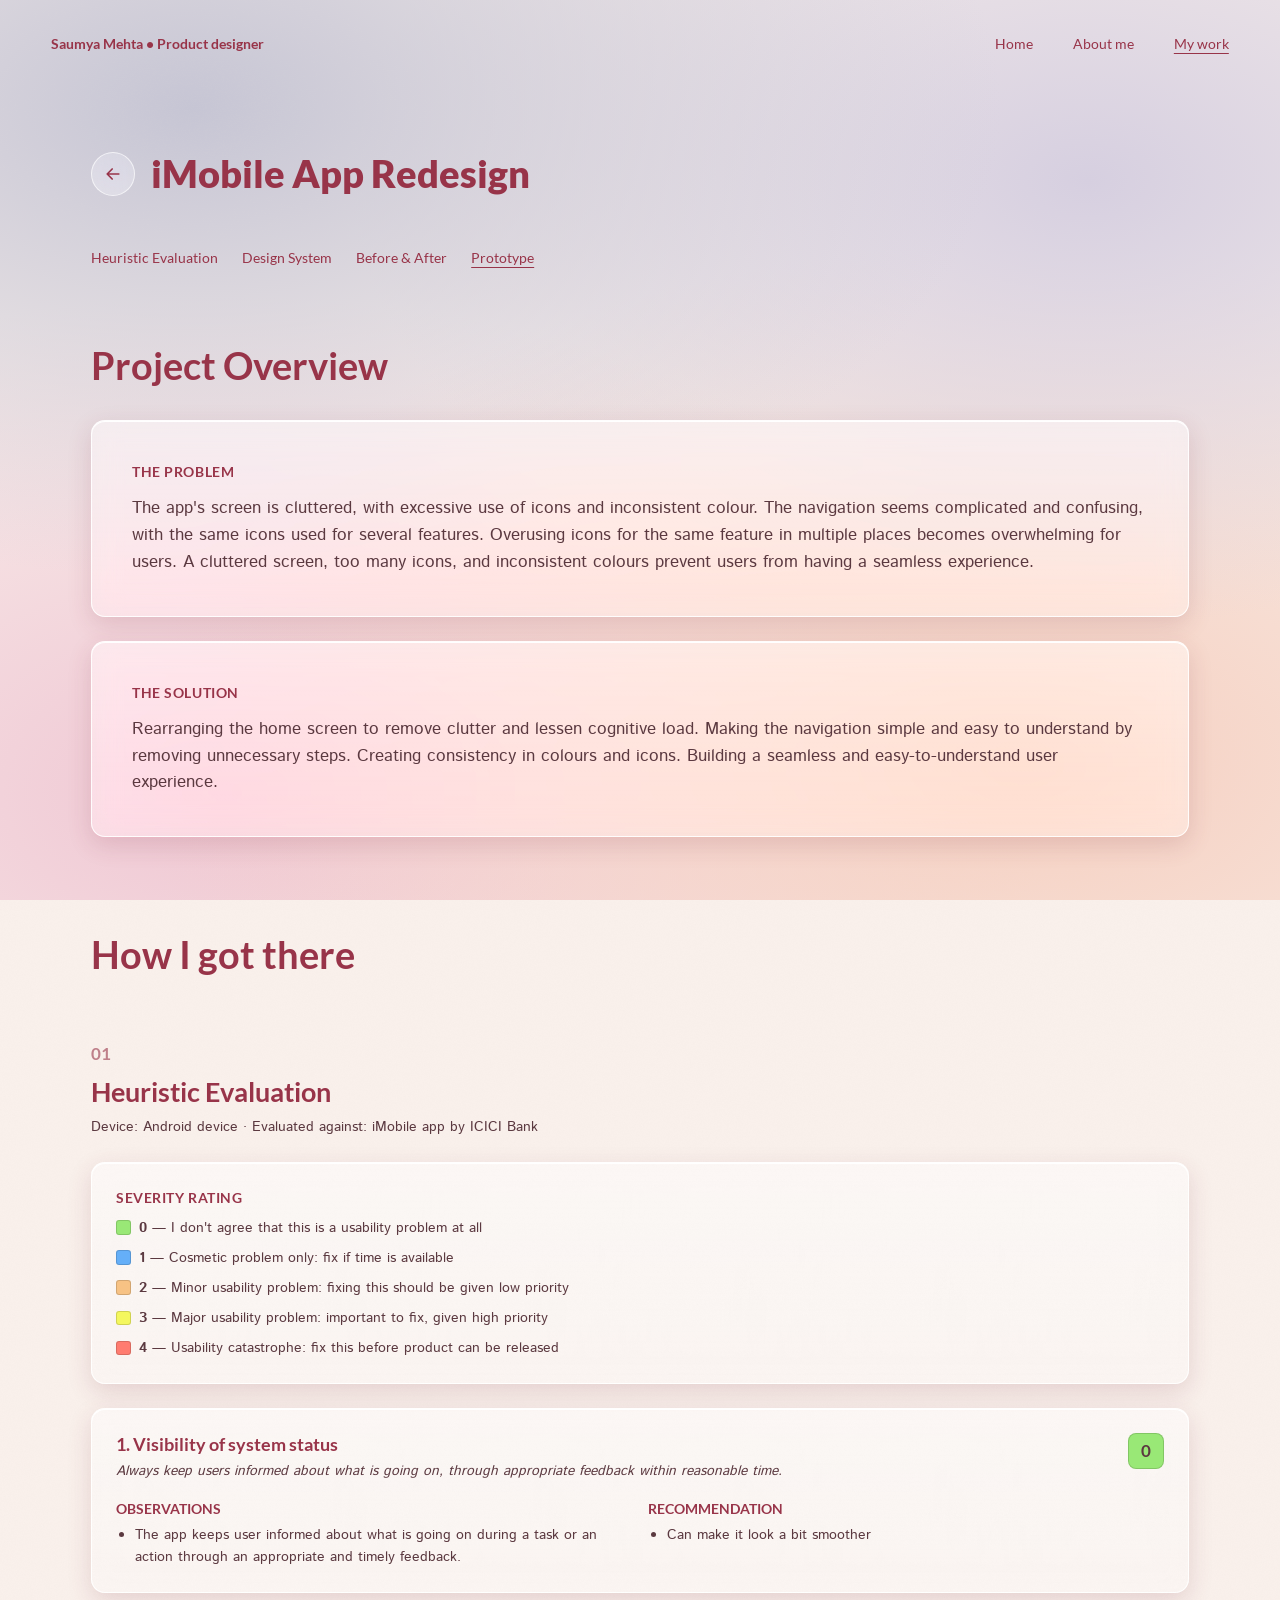
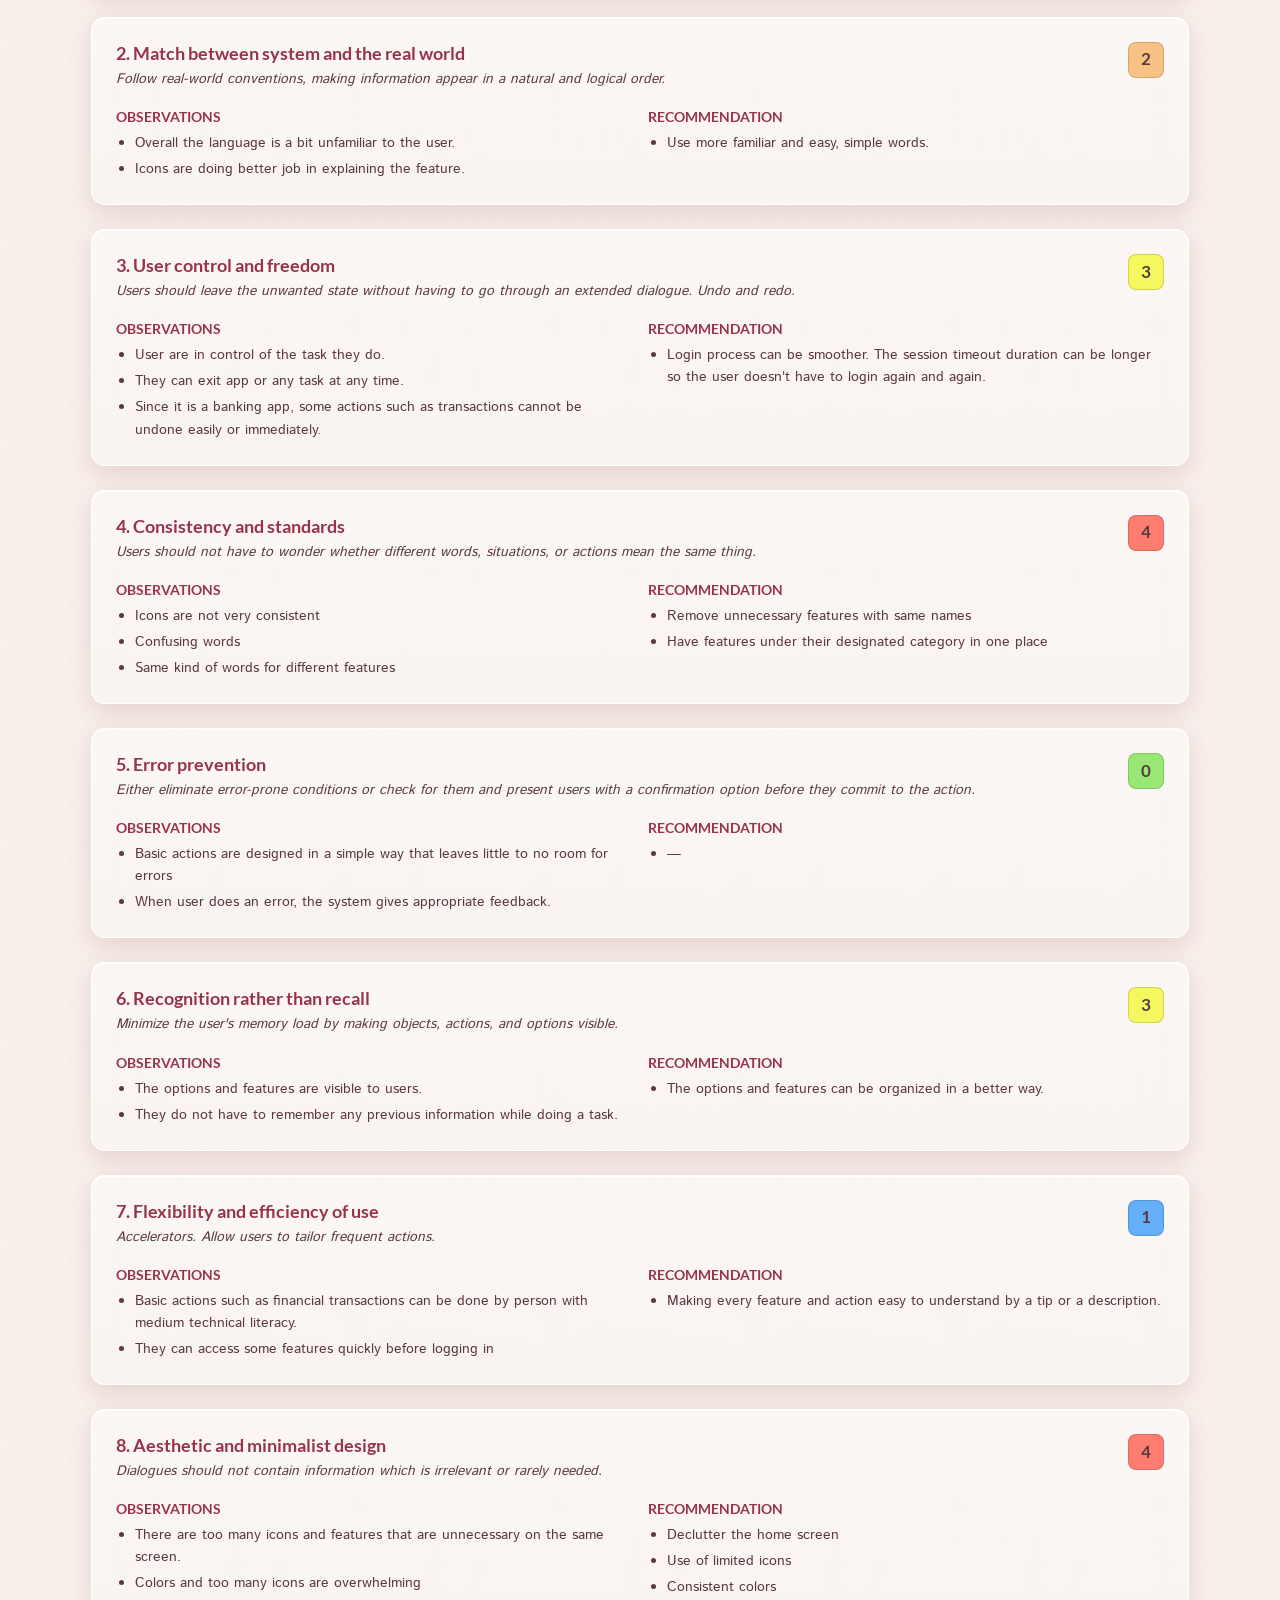
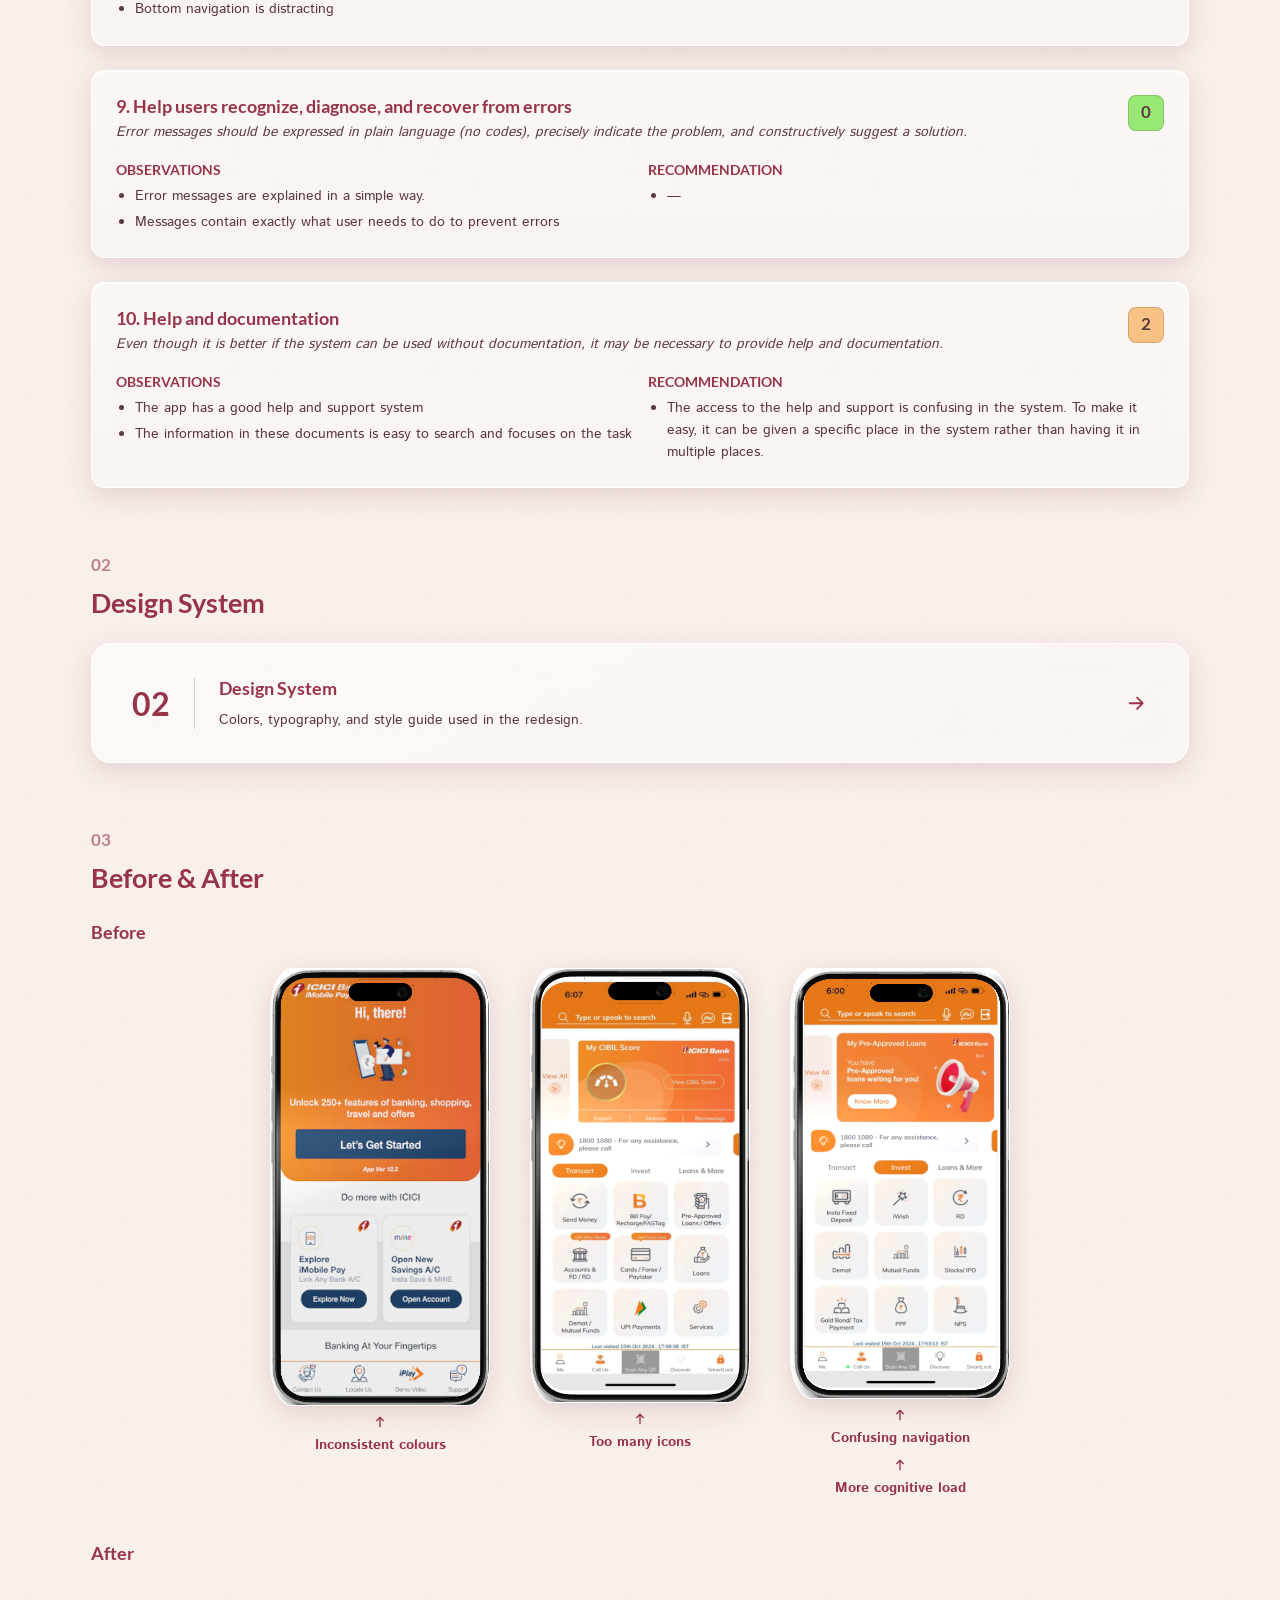
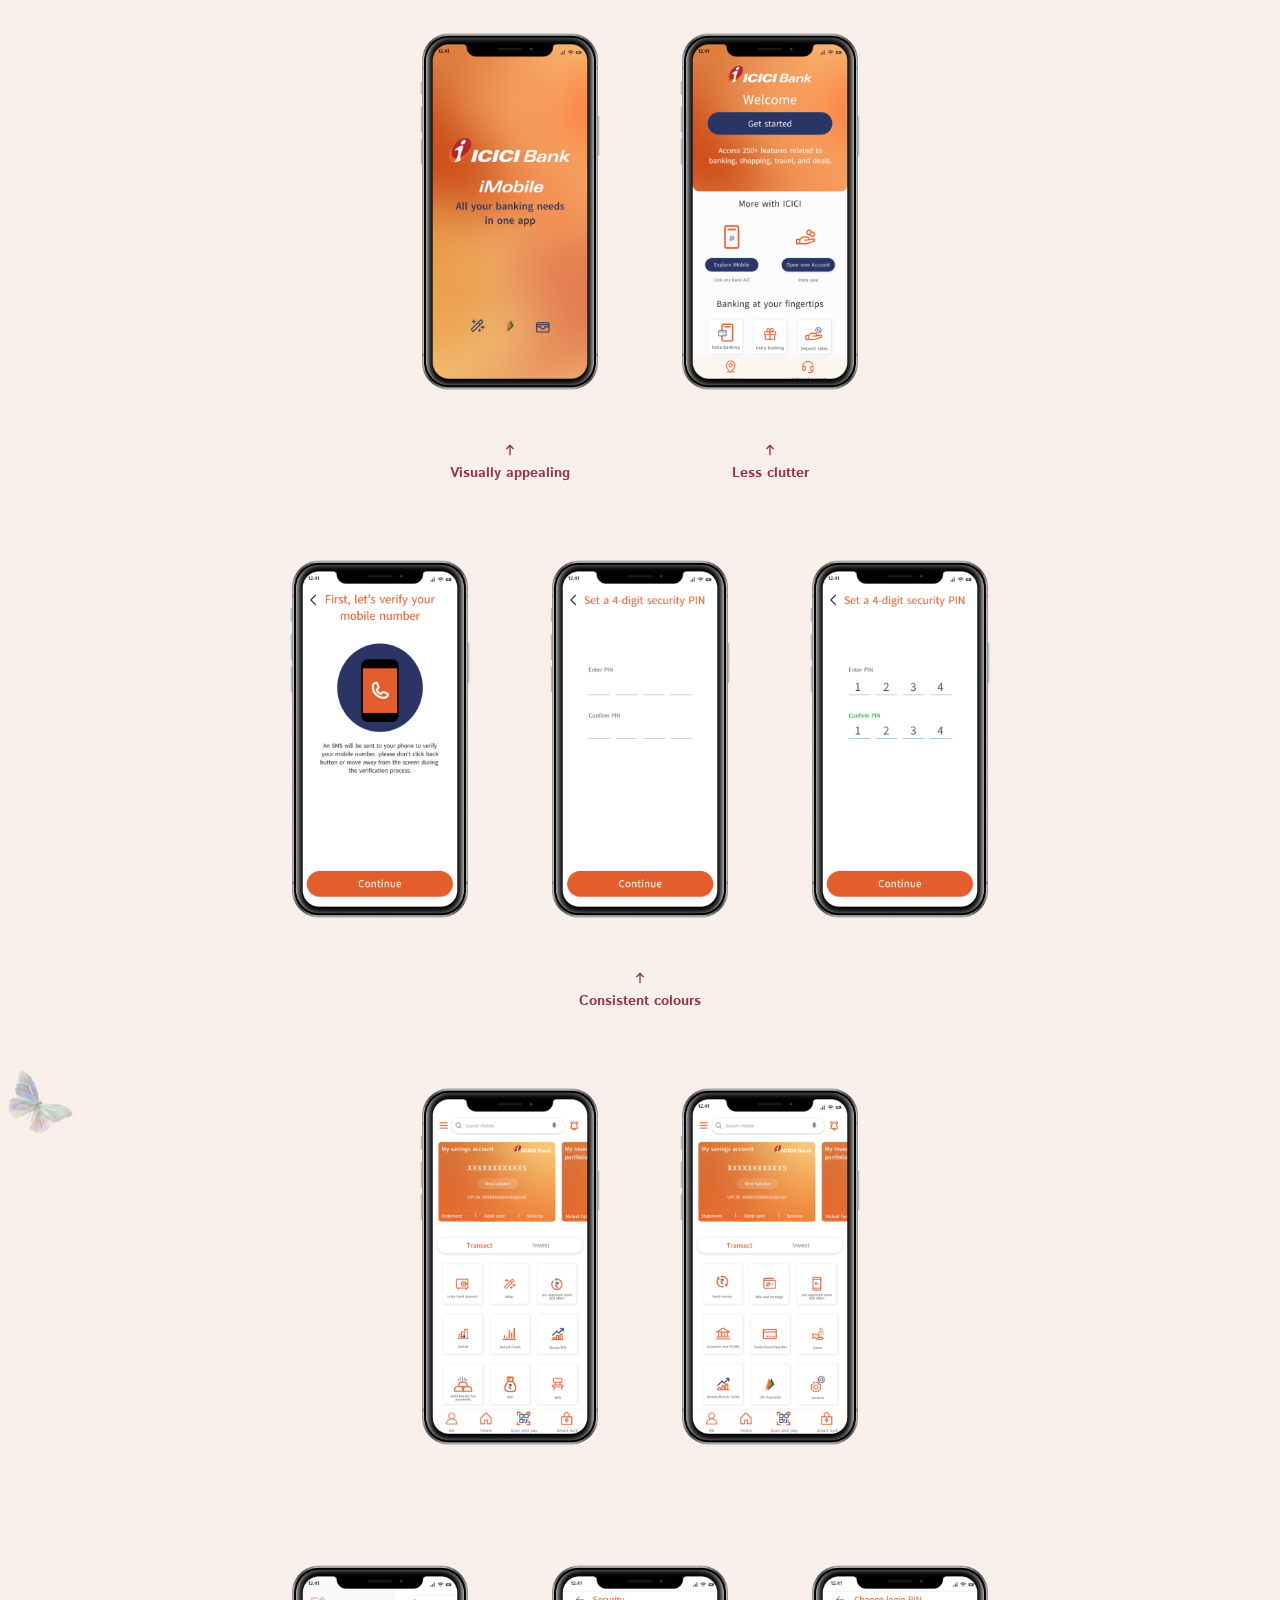
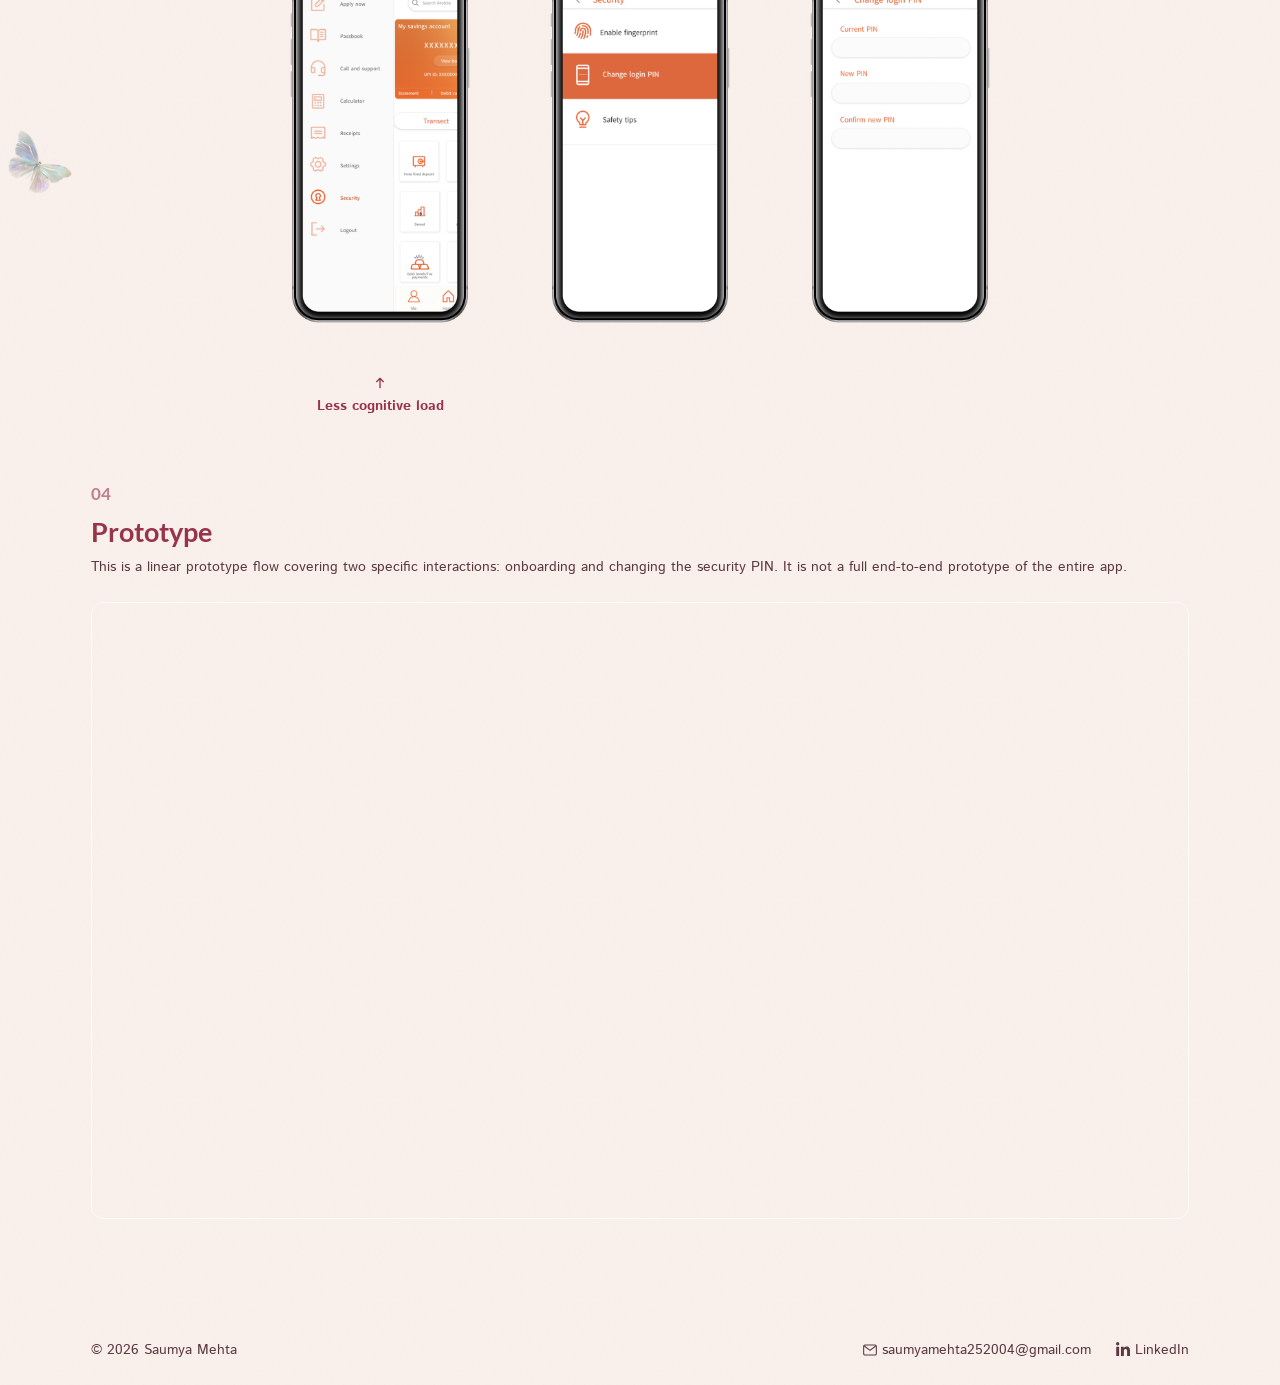
<file: case-studies/imobile.html>
<!doctype html>
<html lang="en">
<head>
  <meta charset="UTF-8" />
  <script>if(!("onpageswap" in window)&&!window.matchMedia("(prefers-reduced-motion: reduce)").matches){document.documentElement.classList.add("page-transitions-js")}document.documentElement.classList.add("js")</script>
  <meta name="viewport" content="width=device-width, initial-scale=1.0" />
  <title>iMobile — Saumya Mehta</title>
  <link rel="stylesheet" href="../css/style.css" />
</head>
<body>
  <div class="mesh-bg"></div>

  <nav class="site-nav">
    <span class="site-nav__brand">Saumya Mehta • Product designer</span>
    <div class="site-nav__links">
      <a class="glass-nav-pill" href="../index.html">Home</a>
      <a class="glass-nav-pill" href="../about.html">About me</a>
      <a class="glass-nav-pill is-active" href="../work.html">My work</a>
    </div>
  </nav>

  <main class="page-content">
    <div class="container">
      <div class="case-header">
        <a class="glass-btn back-link" href="../work.html" aria-label="Back to my work">
          <svg viewBox="0 0 24 24" fill="none" aria-hidden="true"><path d="M19 12H5M11 6l-6 6 6 6" stroke="currentColor" stroke-width="2" stroke-linecap="round" stroke-linejoin="round"/></svg>
        </a>
        <h1 style="font-size: var(--fs-h2);">iMobile App Redesign</h1>
      </div>

      <div class="case-jump-nav">
        <a class="glass-nav-pill" href="#heuristic-evaluation">Heuristic Evaluation</a>
        <a class="glass-nav-pill" href="#design-system">Design System</a>
        <a class="glass-nav-pill" href="#before-after">Before &amp; After</a>
        <a class="glass-nav-pill" href="#prototype">Prototype</a>
      </div>

      <section style="margin-top: var(--space-2xl);">
        <h2 class="reveal">Project Overview</h2>

        <div style="margin-top: 2rem; display: flex; flex-direction: column; gap: 1.5rem;">
          <div class="glass-card" style="padding: var(--space-xl);">
            <p class="eyebrow">The Problem</p>
            <p style="margin-top: 0.75rem;">
              The app's screen is cluttered, with excessive use of icons and inconsistent colour.
              The navigation seems complicated and confusing, with the same icons used for several
              features. Overusing icons for the same feature in multiple places becomes
              overwhelming for users. A cluttered screen, too many icons, and inconsistent colours
              prevent users from having a seamless experience.
            </p>
          </div>
          <div class="glass-card" style="padding: var(--space-xl);">
            <p class="eyebrow">The Solution</p>
            <p style="margin-top: 0.75rem;">
              Rearranging the home screen to remove clutter and lessen cognitive load. Making the
              navigation simple and easy to understand by removing unnecessary steps. Creating
              consistency in colours and icons. Building a seamless and easy-to-understand user
              experience.
            </p>
          </div>
        </div>
      </section>

      <section style="margin-top: var(--space-3xl);">
        <h2>How I got there</h2>

        <section id="heuristic-evaluation" class="reveal" style="margin-top: var(--space-2xl); scroll-margin-top: var(--nav-height);">
          <span class="section-number">01</span>
          <h3>Heuristic Evaluation</h3>
          <p style="margin-top: 0.5rem; color: var(--ink-secondary); font-size: var(--fs-small);">
            Device: Android device &middot; Evaluated against: iMobile app by ICICI Bank
          </p>

          <div class="glass-card severity-key" style="margin-top: 1.5rem;">
            <p class="eyebrow">Severity rating</p>
            <div class="severity-key__row"><span class="severity-dot" style="background:#99e876;"></span><span><strong>0</strong> — I don't agree that this is a usability problem at all</span></div>
            <div class="severity-key__row"><span class="severity-dot" style="background:#65aff8;"></span><span><strong>1</strong> — Cosmetic problem only: fix if time is available</span></div>
            <div class="severity-key__row"><span class="severity-dot" style="background:#f7c284;"></span><span><strong>2</strong> — Minor usability problem: fixing this should be given low priority</span></div>
            <div class="severity-key__row"><span class="severity-dot" style="background:#f4f75e;"></span><span><strong>3</strong> — Major usability problem: important to fix, given high priority</span></div>
            <div class="severity-key__row"><span class="severity-dot" style="background:#ff7c70;"></span><span><strong>4</strong> — Usability catastrophe: fix this before product can be released</span></div>
          </div>

          <div class="heuristic-list">
            <div class="glass-card heuristic-card">
              <div class="heuristic-card__head">
                <div><h3>1. Visibility of system status</h3><p>Always keep users informed about what is going on, through appropriate feedback within reasonable time.</p></div>
                <div class="severity-badge" style="background:#99e876;">0</div>
              </div>
              <div class="heuristic-card__body">
                <div><h4>Observations</h4><ul><li>The app keeps user informed about what is going on during a task or an action through an appropriate and timely feedback.</li></ul></div>
                <div><h4>Recommendation</h4><ul><li>Can make it look a bit smoother</li></ul></div>
              </div>
            </div>

            <div class="glass-card heuristic-card">
              <div class="heuristic-card__head">
                <div><h3>2. Match between system and the real world</h3><p>Follow real-world conventions, making information appear in a natural and logical order.</p></div>
                <div class="severity-badge" style="background:#f7c284;">2</div>
              </div>
              <div class="heuristic-card__body">
                <div><h4>Observations</h4><ul><li>Overall the language is a bit unfamiliar to the user.</li><li>Icons are doing better job in explaining the feature.</li></ul></div>
                <div><h4>Recommendation</h4><ul><li>Use more familiar and easy, simple words.</li></ul></div>
              </div>
            </div>

            <div class="glass-card heuristic-card">
              <div class="heuristic-card__head">
                <div><h3>3. User control and freedom</h3><p>Users should leave the unwanted state without having to go through an extended dialogue. Undo and redo.</p></div>
                <div class="severity-badge" style="background:#f4f75e;">3</div>
              </div>
              <div class="heuristic-card__body">
                <div><h4>Observations</h4><ul><li>User are in control of the task they do.</li><li>They can exit app or any task at any time.</li><li>Since it is a banking app, some actions such as transactions cannot be undone easily or immediately.</li></ul></div>
                <div><h4>Recommendation</h4><ul><li>Login process can be smoother. The session timeout duration can be longer so the user doesn't have to login again and again.</li></ul></div>
              </div>
            </div>

            <div class="glass-card heuristic-card">
              <div class="heuristic-card__head">
                <div><h3>4. Consistency and standards</h3><p>Users should not have to wonder whether different words, situations, or actions mean the same thing.</p></div>
                <div class="severity-badge" style="background:#ff7c70;">4</div>
              </div>
              <div class="heuristic-card__body">
                <div><h4>Observations</h4><ul><li>Icons are not very consistent</li><li>Confusing words</li><li>Same kind of words for different features</li></ul></div>
                <div><h4>Recommendation</h4><ul><li>Remove unnecessary features with same names</li><li>Have features under their designated category in one place</li></ul></div>
              </div>
            </div>

            <div class="glass-card heuristic-card">
              <div class="heuristic-card__head">
                <div><h3>5. Error prevention</h3><p>Either eliminate error-prone conditions or check for them and present users with a confirmation option before they commit to the action.</p></div>
                <div class="severity-badge" style="background:#99e876;">0</div>
              </div>
              <div class="heuristic-card__body">
                <div><h4>Observations</h4><ul><li>Basic actions are designed in a simple way that leaves little to no room for errors</li><li>When user does an error, the system gives appropriate feedback.</li></ul></div>
                <div><h4>Recommendation</h4><ul><li>&mdash;</li></ul></div>
              </div>
            </div>

            <div class="glass-card heuristic-card">
              <div class="heuristic-card__head">
                <div><h3>6. Recognition rather than recall</h3><p>Minimize the user's memory load by making objects, actions, and options visible.</p></div>
                <div class="severity-badge" style="background:#f4f75e;">3</div>
              </div>
              <div class="heuristic-card__body">
                <div><h4>Observations</h4><ul><li>The options and features are visible to users.</li><li>They do not have to remember any previous information while doing a task.</li></ul></div>
                <div><h4>Recommendation</h4><ul><li>The options and features can be organized in a better way.</li></ul></div>
              </div>
            </div>

            <div class="glass-card heuristic-card">
              <div class="heuristic-card__head">
                <div><h3>7. Flexibility and efficiency of use</h3><p>Accelerators. Allow users to tailor frequent actions.</p></div>
                <div class="severity-badge" style="background:#65aff8;">1</div>
              </div>
              <div class="heuristic-card__body">
                <div><h4>Observations</h4><ul><li>Basic actions such as financial transactions can be done by person with medium technical literacy.</li><li>They can access some features quickly before logging in</li></ul></div>
                <div><h4>Recommendation</h4><ul><li>Making every feature and action easy to understand by a tip or a description.</li></ul></div>
              </div>
            </div>

            <div class="glass-card heuristic-card">
              <div class="heuristic-card__head">
                <div><h3>8. Aesthetic and minimalist design</h3><p>Dialogues should not contain information which is irrelevant or rarely needed.</p></div>
                <div class="severity-badge" style="background:#ff7c70;">4</div>
              </div>
              <div class="heuristic-card__body">
                <div><h4>Observations</h4><ul><li>There are too many icons and features that are unnecessary on the same screen.</li><li>Colors and too many icons are overwhelming</li><li>Bottom navigation is distracting</li></ul></div>
                <div><h4>Recommendation</h4><ul><li>Declutter the home screen</li><li>Use of limited icons</li><li>Consistent colors</li></ul></div>
              </div>
            </div>

            <div class="glass-card heuristic-card">
              <div class="heuristic-card__head">
                <div><h3>9. Help users recognize, diagnose, and recover from errors</h3><p>Error messages should be expressed in plain language (no codes), precisely indicate the problem, and constructively suggest a solution.</p></div>
                <div class="severity-badge" style="background:#99e876;">0</div>
              </div>
              <div class="heuristic-card__body">
                <div><h4>Observations</h4><ul><li>Error messages are explained in a simple way.</li><li>Messages contain exactly what user needs to do to prevent errors</li></ul></div>
                <div><h4>Recommendation</h4><ul><li>&mdash;</li></ul></div>
              </div>
            </div>

            <div class="glass-card heuristic-card">
              <div class="heuristic-card__head">
                <div><h3>10. Help and documentation</h3><p>Even though it is better if the system can be used without documentation, it may be necessary to provide help and documentation.</p></div>
                <div class="severity-badge" style="background:#f7c284;">2</div>
              </div>
              <div class="heuristic-card__body">
                <div><h4>Observations</h4><ul><li>The app has a good help and support system</li><li>The information in these documents is easy to search and focuses on the task</li></ul></div>
                <div><h4>Recommendation</h4><ul><li>The access to the help and support is confusing in the system. To make it easy, it can be given a specific place in the system rather than having it in multiple places.</li></ul></div>
              </div>
            </div>
          </div>
        </section>

        <section id="design-system" class="reveal" style="margin-top: var(--space-2xl); scroll-margin-top: var(--nav-height);">
          <span class="section-number">02</span>
          <h3>Design System</h3>
          <div style="margin-top: 1.5rem;">
            <button type="button" class="artifact-card" aria-expanded="false" aria-controls="overlay-imobile-design-system">
              <span class="artifact-card__number">02</span>
              <span class="artifact-card__body">
                <span class="artifact-card__title">Design System</span>
                <span class="artifact-card__desc">Colors, typography, and style guide used in the redesign.</span>
              </span>
              <svg class="artifact-card__arrow" viewBox="0 0 24 24" fill="none" aria-hidden="true"><path d="M5 12h14M13 6l6 6-6 6" stroke="currentColor" stroke-width="2" stroke-linecap="round" stroke-linejoin="round"/></svg>
            </button>
          </div>
        </section>

        <section id="before-after" class="reveal" style="margin-top: var(--space-2xl); scroll-margin-top: var(--nav-height);">
          <span class="section-number">03</span>
          <h3>Before &amp; After</h3>

          <h4 style="margin-top: 1.5rem; font-size: 1.15rem; color: var(--ink-primary); font-family: var(--font-display); font-weight: var(--fw-bold);">Before</h4>
          <div class="before-after-row" style="margin-top: 1.25rem;">
            <div class="before-after-item">
              <div class="crop-frame phone-crop glass-card" style="aspect-ratio: 833.571 / 1660.578; padding: 0;">
                <img src="../assets/img/case-studies/imobile/before-3.png" alt="" style="width: 504.43%; height: 183.29%; left: -201.97%; top: -41.53%;" />
              </div>
              <div class="callout"><svg viewBox="0 0 24 24" fill="none" aria-hidden="true"><path d="M12 19V5M12 5 7 10M12 5l5 5" stroke="currentColor" stroke-width="2" stroke-linecap="round" stroke-linejoin="round"/></svg><span>Inconsistent colours</span></div>
            </div>
            <div class="before-after-item">
              <div class="crop-frame phone-crop glass-card" style="aspect-ratio: 840.134 / 1660.578; padding: 0;">
                <img src="../assets/img/case-studies/imobile/before-2.png" alt="" style="width: 494.41%; height: 180.89%; left: -197.05%; top: -40.41%;" />
              </div>
              <div class="callout"><svg viewBox="0 0 24 24" fill="none" aria-hidden="true"><path d="M12 19V5M12 5 7 10M12 5l5 5" stroke="currentColor" stroke-width="2" stroke-linecap="round" stroke-linejoin="round"/></svg><span>Too many icons</span></div>
            </div>
            <div class="before-after-item">
              <div class="crop-frame phone-crop glass-card" style="aspect-ratio: 846.698 / 1660.578; padding: 0;">
                <img src="../assets/img/case-studies/imobile/before-1.png" alt="" style="width: 491.09%; height: 179.56%; left: -194.96%; top: -39.57%;" />
              </div>
              <div class="callout"><svg viewBox="0 0 24 24" fill="none" aria-hidden="true"><path d="M12 19V5M12 5 7 10M12 5l5 5" stroke="currentColor" stroke-width="2" stroke-linecap="round" stroke-linejoin="round"/></svg><span>Confusing navigation</span></div>
              <div class="callout"><svg viewBox="0 0 24 24" fill="none" aria-hidden="true"><path d="M12 19V5M12 5 7 10M12 5l5 5" stroke="currentColor" stroke-width="2" stroke-linecap="round" stroke-linejoin="round"/></svg><span>More cognitive load</span></div>
            </div>
          </div>

          <h4 style="margin-top: 2.5rem; font-size: 1.15rem; color: var(--ink-primary); font-family: var(--font-display); font-weight: var(--fw-bold);">After</h4>
          <div style="margin-top: 1.25rem; display: flex; flex-direction: column; gap: 2rem;">
            <div class="before-after-row">
              <div class="before-after-item"><img class="after-image" src="../assets/img/case-studies/imobile/after-a2.png" alt="" /><div class="callout"><svg viewBox="0 0 24 24" fill="none" aria-hidden="true"><path d="M12 19V5M12 5 7 10M12 5l5 5" stroke="currentColor" stroke-width="2" stroke-linecap="round" stroke-linejoin="round"/></svg><span>Visually appealing</span></div></div>
              <div class="before-after-item"><img class="after-image" src="../assets/img/case-studies/imobile/after-a1.png" alt="" /><div class="callout"><svg viewBox="0 0 24 24" fill="none" aria-hidden="true"><path d="M12 19V5M12 5 7 10M12 5l5 5" stroke="currentColor" stroke-width="2" stroke-linecap="round" stroke-linejoin="round"/></svg><span>Less clutter</span></div></div>
            </div>
            <div class="before-after-row">
              <div class="before-after-item"><img class="after-image" src="../assets/img/case-studies/imobile/after-b1.png" alt="" /></div>
              <div class="before-after-item"><img class="after-image" src="../assets/img/case-studies/imobile/after-b2.png" alt="" /><div class="callout"><svg viewBox="0 0 24 24" fill="none" aria-hidden="true"><path d="M12 19V5M12 5 7 10M12 5l5 5" stroke="currentColor" stroke-width="2" stroke-linecap="round" stroke-linejoin="round"/></svg><span>Consistent colours</span></div></div>
              <div class="before-after-item"><img class="after-image" src="../assets/img/case-studies/imobile/after-b3.png" alt="" /></div>
            </div>
            <div class="before-after-row">
              <div class="before-after-item"><img class="after-image" src="../assets/img/case-studies/imobile/after-c1.png" alt="" /></div>
              <div class="before-after-item"><img class="after-image" src="../assets/img/case-studies/imobile/after-c2.png" alt="" /></div>
            </div>
            <div class="before-after-row">
              <div class="before-after-item"><img class="after-image" src="../assets/img/case-studies/imobile/after-d1.png" alt="" /><div class="callout"><svg viewBox="0 0 24 24" fill="none" aria-hidden="true"><path d="M12 19V5M12 5 7 10M12 5l5 5" stroke="currentColor" stroke-width="2" stroke-linecap="round" stroke-linejoin="round"/></svg><span>Less cognitive load</span></div></div>
              <div class="before-after-item"><img class="after-image" src="../assets/img/case-studies/imobile/after-d2.png" alt="" /></div>
              <div class="before-after-item"><img class="after-image" src="../assets/img/case-studies/imobile/after-d3.png" alt="" /></div>
            </div>
          </div>
        </section>

        <section id="prototype" class="reveal" style="margin-top: var(--space-2xl); scroll-margin-top: var(--nav-height);">
          <span class="section-number">04</span>
          <h3>Prototype</h3>
          <p style="margin-top: 0.5rem; color: var(--ink-secondary); font-size: var(--fs-small);">
            This is a linear prototype flow covering two specific interactions: onboarding and
            changing the security PIN. It is not a full end-to-end prototype of the entire app.
          </p>
          <div class="prototype-embed" style="margin-top: 1.5rem;">
            <iframe src="https://embed.figma.com/proto/6m30aEq6SThWwSXDeh4gtd/Redesign--Copy-?node-id=32-79&viewport=184%2C408%2C0.12&scaling=scale-down&content-scaling=fixed&starting-point-node-id=27%3A3&page-id=0%3A1&show-proto-sidebar=1&embed-host=share" allowfullscreen></iframe>
          </div>
        </section>
      </section>
    </div>
  </main>

  <footer class="site-footer">
    <div class="container">
      <small>© 2026 Saumya Mehta</small>
      <div class="footer-links">
        <a href="mailto:saumyamehta252004@gmail.com">
          <svg viewBox="0 0 24 24" fill="none" aria-hidden="true">
            <rect x="2.5" y="4.5" width="19" height="15" rx="2" stroke="currentColor" stroke-width="1.6" />
            <path d="M3.5 6 12 12.5 20.5 6" stroke="currentColor" stroke-width="1.6" stroke-linecap="round" stroke-linejoin="round" />
          </svg>
          saumyamehta252004@gmail.com
        </a>
        <a href="https://www.linkedin.com/in/saumyamehta2000" target="_blank" rel="noopener noreferrer">
          <svg viewBox="0 0 448 512" fill="currentColor" aria-hidden="true">
            <path d="M100.28 448H7.4V148.9h92.88zM53.79 108.1C24.09 108.1 0 83.5 0 53.8a53.79 53.79 0 0 1 107.58 0c0 29.7-24.1 54.3-53.79 54.3zM447.9 448h-92.68V302.4c0-34.7-.7-79.2-48.29-79.2-48.29 0-55.69 37.7-55.69 76.7V448h-92.78V148.9h89.08v40.8h1.3c12.4-23.5 42.69-48.3 87.88-48.3 94 0 111.28 61.9 111.28 142.3V448z" />
          </svg>
          LinkedIn
        </a>
      </div>
    </div>
  </footer>

  <div class="artifact-overlay" id="overlay-imobile-design-system" hidden>
    <div class="artifact-overlay__panel" role="dialog" aria-modal="true" aria-labelledby="overlay-imobile-design-system-title">
      <div class="artifact-overlay__header">
        <h2 class="artifact-overlay__title" id="overlay-imobile-design-system-title">Design System</h2>
        <button type="button" class="artifact-overlay__close" aria-label="Close">
          <svg viewBox="0 0 24 24" fill="none" aria-hidden="true"><path d="M6 6l12 12M18 6 6 18" stroke="currentColor" stroke-width="2" stroke-linecap="round" stroke-linejoin="round"/></svg>
        </button>
      </div>
      <div class="artifact-overlay__content">
        <p>Colors, typography, and style guide used in the redesign.</p>

        <h4 style="margin-top: 2rem; font-size: 1.1rem; color: var(--ink-primary); font-family: var(--font-display); font-weight: var(--fw-bold);">Used Font Colors</h4>
        <div class="swatch-grid">
          <div class="glass-card font-swatch"><span style="color:#2B3565;">Text</span><span>#2B3565</span></div>
          <div class="glass-card font-swatch"><span style="color:#1E1E1E;">Text</span><span>#1E1E1E</span></div>
          <div class="glass-card font-swatch"><span style="color:#6B6B6B;">Text</span><span>#6B6B6B</span></div>
          <div class="glass-card font-swatch"><span style="color:#E45E2D;">Text</span><span>#E45E2D</span></div>
          <div class="glass-card font-swatch"><span style="color:#089436;">Text</span><span>#089436</span></div>
          <div class="glass-card font-swatch"><span style="color:#929292;">Text</span><span>#929292</span></div>
        </div>

        <h4 style="margin-top: 2rem; font-size: 1.1rem; color: var(--ink-primary); font-family: var(--font-display); font-weight: var(--fw-bold);">Used Primary Colours</h4>
        <div class="color-swatch-row">
          <div class="color-swatch" style="background:#DD683D;"><span>#DD683D</span></div>
          <div class="color-swatch" style="background:#444D73;"><span>#444D73</span></div>
        </div>

        <h4 style="margin-top: 2rem; font-size: 1.1rem; color: var(--ink-primary); font-family: var(--font-display); font-weight: var(--fw-bold);">Used Accent Colours</h4>
        <p style="margin-top: 0.5rem;">None documented in this design.</p>
      </div>
    </div>
  </div>

  <script src="../js/main.js" defer></script>
</body>
</html>
</file>
<file: css/style.css>
/* ==========================================================================
   Portfolio 2 — stylesheet
   Structure: fonts -> reset -> tokens -> base -> layout (added as pages are built)
   ========================================================================== */

/* ---- Fonts (self-hosted, latin subset) ---------------------------------- */

@font-face {
  font-family: "Lato";
  font-style: normal;
  font-weight: 400;
  font-display: swap;
  src: url("../assets/fonts/lato-400.woff2") format("woff2");
}

@font-face {
  font-family: "Lato";
  font-style: italic;
  font-weight: 400;
  font-display: swap;
  src: url("../assets/fonts/lato-400-italic.woff2") format("woff2");
}

@font-face {
  font-family: "Lato";
  font-style: normal;
  font-weight: 700;
  font-display: swap;
  src: url("../assets/fonts/lato-700.woff2") format("woff2");
}

@font-face {
  font-family: "Lato";
  font-style: italic;
  font-weight: 700;
  font-display: swap;
  src: url("../assets/fonts/lato-700-italic.woff2") format("woff2");
}

@font-face {
  font-family: "Lato";
  font-style: normal;
  font-weight: 900;
  font-display: swap;
  src: url("../assets/fonts/lato-900.woff2") format("woff2");
}

@font-face {
  font-family: "Lato";
  font-style: italic;
  font-weight: 900;
  font-display: swap;
  src: url("../assets/fonts/lato-900-italic.woff2") format("woff2");
}

@font-face {
  font-family: "Istok Web";
  font-style: normal;
  font-weight: 400;
  font-display: swap;
  src: url("../assets/fonts/istokweb-400.woff2") format("woff2");
}

@font-face {
  font-family: "Istok Web";
  font-style: normal;
  font-weight: 700;
  font-display: swap;
  src: url("../assets/fonts/istokweb-700.woff2") format("woff2");
}

/* Sizzle's own typeface (Design System > Typography specimen only, not used
   sitewide). Variable font — Google serves the same file for both static
   weight requests, so both @font-face entries point at one download. */
@font-face {
  font-family: "Fustat";
  font-style: normal;
  font-weight: 700;
  font-display: swap;
  src: url("../assets/fonts/fustat-variable.woff2") format("woff2");
}

@font-face {
  font-family: "Fustat";
  font-style: normal;
  font-weight: 800;
  font-display: swap;
  src: url("../assets/fonts/fustat-variable.woff2") format("woff2");
}

/* ---- Reset --------------------------------------------------------------- */

*,
*::before,
*::after {
  box-sizing: border-box;
}

html,
body,
h1,
h2,
h3,
h4,
h5,
h6,
p,
ul,
ol,
figure {
  margin: 0;
  padding: 0;
}

html {
  -webkit-text-size-adjust: 100%;
  scrollbar-width: thin;
  scrollbar-color: rgba(152, 52, 73, 0.45) transparent;
}

/* Chrome, Edge, Safari — ::-webkit-scrollbar itself paints the whole gutter
   (not just ::-webkit-scrollbar-track), so it needs its own transparent
   background too or that gutter shows as a solid white strip. */
::-webkit-scrollbar {
  width: 8px;
  height: 8px;
  background: transparent;
}

::-webkit-scrollbar-track {
  background: transparent;
  border: none;
  box-shadow: none;
}

::-webkit-scrollbar-thumb {
  background: rgba(152, 52, 73, 0.45);
  border-radius: 999px;
  border: none;
}

::-webkit-scrollbar-thumb:hover {
  background: rgba(152, 52, 73, 0.65);
}

::-webkit-scrollbar-corner {
  background: transparent;
}

body {
  min-height: 100vh;
  min-height: 100svh; /* small viewport height — excludes the space a mobile browser's address bar UI can occupy, so this never renders taller than what's actually visible on first paint */
}

img,
picture,
svg {
  display: block;
  max-width: 100%;
}

ul,
ol {
  list-style: none;
}

a {
  color: inherit;
  text-decoration: none;
}

button,
input,
textarea,
select {
  font: inherit;
  color: inherit;
}

/* ---- Design tokens ---------------------------------------------------- */

:root {
  /* Typography */
  --font-display: "Lato", sans-serif; /* headings */
  --font-body: "Istok Web", sans-serif; /* body copy */

  --fw-regular: 400;
  --fw-medium: 500;
  --fw-semibold: 600;
  --fw-bold: 700;
  --fw-black: 900;

  /* Colour
     ------------------------------------------------------------------
     Accessibility note: --ink-primary on our light backgrounds (peach/
     blush/cream) measures ~4.3–5.0:1 — enough for headings and other
     large/bold text (needs 3:1), but NOT enough for small body text,
     including over the hero panel. Body copy always uses --ink-secondary
     (measures 6.0–8.3:1), never --ink-primary, regardless of background.
     ------------------------------------------------------------------ */
  --ink-primary: #983449; /* headings, accents */
  --ink-secondary: #5b3940; /* all body text */
  --peach: #f5cfc0;
  --blush: #efc6d3;
  --grey-blue: #c6c5d4;
  --cream: #fae8dc;
  --lavender: #d6cfe0; /* mesh-gradient only */
  --ivory: #faf1ec; /* mesh-gradient base fill */

  /* Type scale (desktop values in the comments; clamp() fluid-scales
     down between a 375px and 1440px viewport so nothing needs a media
     query just to shrink text). */
  --fs-h1: clamp(2.25rem, 1.63rem + 2.63vw, 4rem); /* 64px */
  --lh-h1: 1.08;
  --fs-h2: clamp(1.625rem, 1.32rem + 1.32vw, 2.5rem); /* 40px */
  --lh-h2: 1.15;
  --fs-h3: clamp(1.25rem, 1.07rem + 0.75vw, 1.75rem); /* 28px */
  --lh-h3: 1.2;
  --fs-body: clamp(1rem, 0.98rem + 0.09vw, 1.0625rem); /* 17px */
  --lh-body: 1.6;
  --fs-small: clamp(0.8125rem, 0.79rem + 0.09vw, 0.875rem); /* 14px */
  --lh-small: 1.5;

  /* Spacing scale (4 / 8 / 16 / 24 / 40 / 64 / 96 px) */
  --space-xs: 0.25rem;
  --space-sm: 0.5rem;
  --space-md: 1rem;
  --space-lg: 1.5rem;
  --space-xl: 2.5rem;
  --space-2xl: 4rem;
  --space-3xl: 6rem;

  /* Radii */
  --radius-card: 14px;
  --radius-button: 999px;
  --radius-image: 12px;

  /* Glass (shared shadow tint across .glass-card and .glass-btn's hover) */
  --glass-shadow-color: rgba(126, 42, 60, 0.16);

  /* Layout */
  --content-max-width: 1200px;
  --content-padding: clamp(1.5rem, 4vw, 5rem);
  --nav-height: 5.5rem;
}

/* ---- Base ----------------------------------------------------------------- */

body {
  font-family: var(--font-body);
  font-weight: var(--fw-regular);
  font-size: var(--fs-body);
  line-height: var(--lh-body);
  color: var(--ink-secondary);
}

/* ---- Background: mesh gradient + grain ------------------------------------
   Every page's background. Cool at the top, warm toward the bottom, so it
   flows out of the hero photo on index.html. `isolation: isolate` scopes
   the z-index fight below to just body and its own children.

   The gradient itself lives on a real `position: fixed` .mesh-bg div (the
   first element in body), not on body's own `background` with
   `background-attachment: fixed`. The two look identical on a desktop
   browser, but body/html fixed backgrounds are notoriously unreliable on
   mobile browsers (historically silently falling back to `scroll`, which
   makes the gradient's percentage-based radial positions resolve against
   the full page height instead of the viewport — pushing the cool top-left
   stop far down a tall page and making everything read warm instead). A
   genuinely fixed, positioned element doesn't have that special-case bug
   in any browser.

   Stacking order (all within body's isolated context): .mesh-bg (z-index
   -1) < grain pseudo-element (z-index 0) < everything else (z-index 1, via
   the `body > *` rule below). The hero's mask-fade reveals this same
   mesh-bg + grain, not a separate/misaligned copy of it.
   ---------------------------------------------------------------------- */

body {
  position: relative;
  isolation: isolate;
  background-color: var(--ivory);
}

.mesh-bg {
  position: fixed;
  inset: 0;
  z-index: -1;
  background: radial-gradient(115% 95% at 15% 12%, var(--grey-blue) 0%, transparent 55%),
    radial-gradient(105% 90% at 85% 20%, var(--lavender) 0%, transparent 55%),
    radial-gradient(120% 100% at 80% 85%, var(--peach) 0%, transparent 58%),
    radial-gradient(110% 95% at 18% 88%, var(--blush) 0%, transparent 58%), var(--ivory);
}

body::before {
  content: "";
  position: absolute;
  inset: 0;
  z-index: 0;
  pointer-events: none;
  opacity: 0.045;
  mix-blend-mode: overlay;
  background-image: url("data:image/svg+xml,%3Csvg xmlns='http://www.w3.org/2000/svg' width='200' height='200'%3E%3Cfilter id='n'%3E%3CfeTurbulence type='fractalNoise' baseFrequency='0.85' numOctaves='3' stitchTiles='stitch'/%3E%3CfeColorMatrix type='matrix' values='0 0 0 0 0.5 0 0 0 0 0.5 0 0 0 0 0.5 0 0 0 1 0'/%3E%3C/filter%3E%3Crect width='100%25' height='100%25' filter='url(%23n)'/%3E%3C/svg%3E");
  background-size: 200px 200px;
}

body > * {
  position: relative;
  z-index: 1;
}

/* ---- Hero (index.html only) ------------------------------------------------
   Full-viewport coral photo, on a separate ::before layer so it can be
   blurred without softening the glass panel/buttons sitting on top of it.
   `inset: -4%` overscans the photo beyond .hero's own box so the blur's
   soft edge never shows; `overflow: hidden` on .hero clips that overscan
   back down. The photo's bottom ~320px fades to transparent via a
   multi-stop mask (a straight linear ramp reads as an abrupt edge right
   where the fade starts — easing the alpha in gradually, then dropping
   faster near the end, reads as a much softer blend), so the mesh gradient
   behind everything bleeds through and the seam into the next section is
   soft rather than a hard cut.

   The background also drifts at ~0.5x the page's scroll speed (the
   foreground/content scrolls at the normal 1x), via the --hero-parallax-y
   custom property — set by a native `animation-timeline: scroll()` where
   supported, or by a rAF scroll handler in main.js otherwise. Never
   animate background-position for this; it's a layout-triggering property
   and is slow. transform (translate3d) is compositor-only.

   Mobile source (hero-coral.jpg/.webp, portrait, <768px) is still pending —
   only the desktop crop has been supplied so far. Below 768px this falls
   back to the desktop image via background-size: cover (a slightly
   off-center crop of a landscape photo) rather than a blank layer; swap in
   the real mobile media query once that file exists.
   ---------------------------------------------------------------------- */

/* Custom properties aren't animatable/interpolable by default — without
   this registration, the scroll-timeline keyframes below would just snap
   between 0 and 50vh at the midpoint instead of smoothly tracking scroll. */
@property --hero-parallax-y {
  syntax: "<length>";
  inherits: true;
  initial-value: 0px;
}

.hero {
  position: relative;
  z-index: 1; /* explicit, rather than relying only on the generic `body > *` rule, so this can never accidentally out-rank .site-nav's z-index: 100 */
  min-height: 100vh;
  min-height: 100svh; /* see body's own min-height above — same fix, same reason */
  overflow: hidden;
  display: flex;
  flex-direction: column;
  align-items: center;
  justify-content: center;
  gap: var(--space-xl);
  padding-inline: var(--content-padding);
  padding-bottom: var(--content-padding);
  /* Not just var(--nav-height): the nav wraps to two rows at every width
     under ~460px (brand text + 3 links don't fit one row), rendering at
     ~97px there rather than the 88px token — this clears that wrapped
     height with margin to spare, at every width, without a separate
     mobile-only override. */
  padding-top: calc(var(--nav-height) + var(--space-xl));
  --hero-parallax-y: 0px;
}

.hero::before {
  content: "";
  position: absolute;
  inset: -4%;
  /* image-set() is the CSS-background equivalent of <picture>/<source> —
     there's no HTML element here for a real <picture> to attach to, since
     this is a pseudo-element background, not an <img>. Plain url() first
     for browsers that don't support image-set(); ?v=2 cache-busts the
     webp specifically, since it's the file that actually changed. */
  background-image: url("../assets/img/hero-coral-desktop.jpg");
  background-image: image-set(
    url("../assets/img/hero-coral-desktop.webp?v=2") type("image/webp"),
    url("../assets/img/hero-coral-desktop.jpg") type("image/jpeg")
  );
  background-size: cover;
  background-position: center;
  filter: blur(2px);
  z-index: 0;
  transform: translate3d(0, var(--hero-parallax-y), 0);
  -webkit-mask-image: linear-gradient(
    to bottom,
    rgba(0, 0, 0, 1) 0%,
    rgba(0, 0, 0, 1) 60%,
    rgba(0, 0, 0, 0.85) 74%,
    rgba(0, 0, 0, 0.5) 86%,
    rgba(0, 0, 0, 0) 100%
  );
  mask-image: linear-gradient(
    to bottom,
    rgba(0, 0, 0, 1) 0%,
    rgba(0, 0, 0, 1) 60%,
    rgba(0, 0, 0, 0.85) 74%,
    rgba(0, 0, 0, 0.5) 86%,
    rgba(0, 0, 0, 0) 100%
  );
}

/* Native scroll-linked parallax where supported: maps scrolling through the
   hero's own height (0 -> 100vh) onto the background moving down by half
   that (0 -> 50vh), i.e. exactly 0.5x the scroll speed, with no JS at all.
   Gated on both the feature and reduced-motion; main.js's rAF fallback is
   gated the same way (feature absent, or reduced-motion) so exactly one
   mechanism ever drives --hero-parallax-y. */
@supports (animation-timeline: scroll()) {
  @media (prefers-reduced-motion: no-preference) {
    .hero::before {
      animation: hero-parallax linear;
      animation-timeline: scroll(root block);
      animation-range: 0 100vh;
    }
  }
}

@keyframes hero-parallax {
  from {
    --hero-parallax-y: 0px;
  }
  to {
    --hero-parallax-y: 50vh;
  }
}

.hero > * {
  position: relative;
  z-index: 1;
}

small,
.text-small {
  font-size: var(--fs-small);
  line-height: var(--lh-small);
}

h1,
h2,
h3,
h4,
h5,
h6 {
  font-family: var(--font-display);
  font-weight: var(--fw-bold);
  color: var(--ink-primary);
}

/* h1 signature style: first half plain white, second half italic +
   ink-primary. Intended for the hero panel — mark the emphasised half
   with <em>:  <h1>Designs that <em>actually work</em></h1>
   h1's own color is white since the hero panel this pattern lives on is
   a dark/saturated background, not the light peach/blush/cream used
   elsewhere (see accessibility note above). */
h1 {
  font-weight: var(--fw-black);
  font-size: var(--fs-h1);
  line-height: var(--lh-h1);
  color: #ffffff;
}

h2 {
  font-size: var(--fs-h2);
  line-height: var(--lh-h2);
}

h3 {
  font-size: var(--fs-h3);
  line-height: var(--lh-h3);
}

h1 em {
  font-style: italic;
  font-weight: inherit;
  color: var(--ink-primary);
}

/* Hero title only (not the sitewide h1 default, which other pages still
   use at --fw-black) — dropped one step to --fw-bold. h1 em inherits its
   weight from h1, so both the white half and the wine italic half move
   together automatically. Lato 700 italic is a real @font-face (not just
   700 normal + 900 italic), so this doesn't fall back to a synthesised/
   faux italic. */
.hero-glass-panel h1 {
  font-weight: var(--fw-bold);
}

/* ---- Components: glass ----------------------------------------------------
   backdrop-filter barely does anything over the smooth mesh gradient — there's
   no detail behind it to blur. The border, the inset top highlight, and the
   shadow are what actually read as "glass" here; don't thin them out.
   ---------------------------------------------------------------------- */

.glass-card {
  position: relative;
  overflow: hidden;
  background: linear-gradient(180deg, rgba(255, 255, 255, 0.5), rgba(255, 255, 255, 0.34));
  backdrop-filter: blur(14px) saturate(150%);
  -webkit-backdrop-filter: blur(14px) saturate(150%);
  border: 1px solid rgba(255, 255, 255, 0.9);
  border-radius: var(--radius-card);
  box-shadow: 0 8px 24px var(--glass-shadow-color), inset 0 1px 0 rgba(255, 255, 255, 1);
}

.glass-btn {
  display: inline-flex;
  align-items: center;
  justify-content: center;
  font-family: var(--font-body);
  font-weight: var(--fw-bold);
  color: var(--ink-secondary); /* small/bold UI text — needs ink-secondary's contrast, not ink-primary's (see accessibility note above) */
  text-align: center;
  cursor: pointer;
  border-radius: var(--radius-button);
  padding: var(--space-sm) var(--space-lg);
  font-size: var(--fs-body);
  /* Rest state: thin, transparent, background disperses through. */
  background: linear-gradient(200deg, rgba(255, 255, 255, 0.22), rgba(255, 255, 255, 0.32));
  backdrop-filter: blur(8px) saturate(140%);
  -webkit-backdrop-filter: blur(8px) saturate(140%);
  border: 1px solid rgba(255, 255, 255, 0.65);
  transition:
    backdrop-filter 0.35s ease,
    background 0.35s ease,
    box-shadow 0.35s ease;
}

/* Hover: frost thickens, light source swings from 200deg to 45deg (135deg
   gradient angle) — the rotation is what makes the reflection travel. */
.glass-btn:hover {
  backdrop-filter: blur(20px) saturate(150%);
  -webkit-backdrop-filter: blur(20px) saturate(150%);
  background: linear-gradient(
    135deg,
    rgba(255, 255, 255, 0.46) 0%,
    rgba(255, 255, 255, 0.26) 45%,
    rgba(255, 255, 255, 0.34) 100%
  );
  box-shadow: inset 1px 1px 0 rgba(255, 255, 255, 0.55), 0 8px 24px var(--glass-shadow-color);
}

/* Plain text nav links — no pill, no glass. Default color matches the
   brand text's (ink-primary on the light gradient pages; white only on
   index.html's hero via .site-nav--on-hero, same pattern as the brand
   text next to it, since these sit on a dark photo there and a light
   background everywhere else). */
.glass-nav-pill {
  display: inline-flex;
  align-items: center;
  min-height: 44px; /* 44px minimum touch target — was just the text's own line box */
  font-family: var(--font-display);
  font-weight: var(--fw-regular);
  font-size: var(--fs-small);
  color: var(--ink-primary);
  text-decoration: none;
  text-underline-offset: 4px;
  transition: opacity 0.2s ease;
}

.site-nav--on-hero .glass-nav-pill {
  color: #ffffff;
}

.glass-nav-pill:hover {
  text-decoration: underline;
}

.glass-nav-pill:focus-visible {
  outline: 2px solid currentColor;
  outline-offset: 4px;
  border-radius: 2px;
}

.site-nav__links .glass-nav-pill.is-active {
  text-decoration: underline;
}

/* Where backdrop-filter isn't supported there's no blur to obscure what's
   behind these, so the low rest-state alpha reads as barely-there. Raise it
   to a flatter, more opaque white so cards and buttons stay legible. */
@supports not ((backdrop-filter: blur(1px)) or (-webkit-backdrop-filter: blur(1px))) {
  .glass-card,
  .glass-btn {
    background: rgba(255, 255, 255, 0.7);
  }

  .glass-btn:hover {
    background: rgba(255, 255, 255, 0.7);
  }
}

/* ---- Layout ----------------------------------------------------------- */

.container {
  max-width: var(--content-max-width);
  margin-inline: auto;
  padding-inline: var(--content-padding);
}

/* Pages without a hero (about/work/case studies) need top padding to clear
   the fixed nav; index.html's hero fills that space edge-to-edge instead. */
.page-content {
  padding-top: calc(var(--nav-height) + var(--space-2xl));
  padding-bottom: var(--space-3xl);
}

section + section {
  margin-top: var(--space-3xl);
}

.section-spacing {
  padding-block: var(--space-3xl);
}

/* Home page only: "My projects" -> About preview. Both sections carry
   .section-spacing (padding-block: 6rem each) AND the generic
   `section + section` rule fires between them (another 6rem margin) —
   three non-collapsing spacing values stacking to ~288px, since padding
   never collapses with anything. Neither shared rule is wrong on its own
   (both are used correctly elsewhere / nowhere else uses .section-spacing
   at all, so this is scoped without side effects) — the fix is removing
   the redundant margin for this specific pair and splitting a single
   fluid gap between the two sides, rather than layering a negative
   margin on top of three uncoordinated positive ones.
   ~150px desktop (140-160 target), ~100px tablet, ~72px mobile. */
.projects-section {
  padding-bottom: clamp(36px, 21px + 3.7vw, 80px);
}

.about-preview {
  margin-top: 0;
  padding-top: clamp(36px, 21px + 3.7vw, 80px);
}

/* ---- Site nav ----------------------------------------------------------
   Not sticky: position: absolute (not fixed), so it sits at the top of the
   page/hero and scrolls away with it like any other content, rather than
   staying pinned as the user scrolls. It's still full-width and
   transparent — no backing strip. The right-hand links are plain text
   (.glass-nav-pill, despite the name — no pill/glass treatment), so they
   need the same per-page color handling as the brand text right next to
   them: ink-primary by default, white only on the hero.
   The brand text is ink-primary by default (reads fine directly on the
   light mesh gradient on every non-hero page) and white via the static
   `.site-nav--on-hero` modifier on index.html only, where the brand text
   sits directly on the dark/saturated hero photo. Since nav now scrolls
   away together with the hero instead of lingering pinned over the
   gradient section below it, that tone never needs to change after load —
   no scroll listener required.
   ---------------------------------------------------------------------- */

.site-nav {
  /* position: absolute (not relative) is deliberate — see the note above:
     nav needs to sit OUT of normal flow, floating over the hero and
     scrolling away with it, not occupying its own flow space above it.
     absolute + a non-auto z-index already establishes a stacking context
     the same way relative + z-index would; switching to relative would
     reintroduce the nav's own box into flow and push the hero down by
     its height. z-index raised from 10 to 100 — comfortably above
     .hero's explicit z-index: 1 and everything nested inside it,
     including .hero-glass-panel's own backdrop-filter stacking context. */
  position: absolute;
  inset-block-start: 0;
  inset-inline: 0;
  z-index: 100;
  display: flex;
  align-items: center;
  justify-content: space-between;
  gap: var(--space-md);
  flex-wrap: wrap;
  min-height: var(--nav-height);
  padding-inline: var(--content-padding);
  padding-block: var(--space-sm);
}

.site-nav__brand {
  font-family: var(--font-display);
  font-weight: var(--fw-bold);
  color: var(--ink-primary);
  font-size: var(--fs-small);
  white-space: nowrap;
  transition: color 0.25s ease;
}

.site-nav--on-hero .site-nav__brand {
  color: #ffffff;
}

.site-nav__links {
  display: flex;
  align-items: center;
  gap: 40px;
  flex-wrap: wrap;
}

/* Plain text with no pill backgrounds reads as one cluster if packed
   too tight — the extra gap is what keeps each link legible as its own
   target, especially once space is tighter below desktop. */
@media (max-width: 1024px) {
  .site-nav__links {
    gap: 28px;
  }
}

/* ---- Site footer ------------------------------------------------------ */

.site-footer {
  padding-block: var(--space-lg);
}

.site-footer .container {
  display: flex;
  flex-wrap: wrap;
  align-items: center;
  justify-content: space-between;
  gap: var(--space-md);
}

.site-footer small {
  color: var(--ink-secondary);
}

.footer-links {
  display: flex;
  flex-wrap: wrap;
  align-items: center;
  gap: var(--space-lg);
}

.footer-links a {
  display: inline-flex;
  align-items: center;
  gap: var(--space-xs);
  font-size: var(--fs-small);
  color: var(--ink-secondary);
  transition: color 0.15s ease;
}

.footer-links a:hover {
  color: var(--ink-primary);
}

.footer-links svg {
  width: 1rem;
  height: 1rem;
  flex-shrink: 0;
}

/* ---- Hero content (index.html) -----------------------------------------
   One rectangular glass panel (~80% viewport width) holding just the h1 +
   subhead; the two glass-btn CTAs sit outside/below it as their own row.
   This panel is its own recipe — more transparent and more heavily blurred
   than the standard .glass-card — because it's meant to visibly refract
   the coral photo behind it, not just sit as a light frosted box.
   ---------------------------------------------------------------------- */

.hero-glass-panel {
  position: relative;
  z-index: 1; /* explicit — backdrop-filter below creates its own local stacking context; this keeps it scoped under .site-nav's z-index: 100 rather than relying only on the generic `.hero > *` rule */
  overflow: hidden;
  width: min(80%, 1100px);
  padding: var(--space-2xl);
  text-align: center;
  display: flex;
  flex-direction: column;
  align-items: center;
  gap: var(--space-lg);
  /* Frosted glass with a cool wash, not a warm/neon amplifier: saturate(0.75)
     actively pulls the photo's warmth down instead of just failing to boost
     it, and there's no brightness() left to blow out the coral further. The
     rgba(240,235,245,...) tint (was plain white) leans the frost lilac
     rather than reinforcing the photo's own pink/coral. */
  background: linear-gradient(160deg, rgba(240, 235, 245, 0.12), rgba(240, 235, 245, 0.06));
  backdrop-filter: blur(13px) saturate(0.75);
  -webkit-backdrop-filter: blur(13px) saturate(0.75);
  border: 1px solid rgba(255, 255, 255, 0.7);
  border-radius: var(--radius-card);
  box-shadow:
    inset 0 1px 0 rgba(255, 255, 255, 0.95),
    inset 0 -1px 0 rgba(255, 255, 255, 0.35),
    0 12px 40px rgba(126, 42, 60, 0.12);
}

.hero-glass-panel .lede {
  max-width: 46ch;
  color: var(--ink-secondary);
}

/* Hero copy is now a headline + subtitle pair, not a single sentence —
   the panel's white fill dropped substantially to read as clear glass
   instead of frosted, so the headline keeps a soft dark shadow to stay
   readable against the photo now that there's less backing behind it. */
.hero-glass-panel .hero-headline {
  color: #ffffff;
  font-weight: var(--fw-regular);
  text-shadow: 0 1px 14px rgba(126, 42, 60, 0.4);
  font-size: clamp(2rem, 4.5vw, 56px);
  line-height: 1.2;
  text-align: center;
  max-width: min(60ch, 100%);
  /* At the narrowest mobile widths the panel's own fixed padding leaves
     very little room, and this size includes long unbreakable words
     ("interdisciplinary") that would otherwise overflow the panel
     instead of wrapping. */
  overflow-wrap: break-word;
}

.hero-glass-panel .hero-subtitle {
  color: #610105;
  font-weight: var(--fw-regular);
  font-style: normal;
  font-size: clamp(1.1rem, 2.4vw, 32px);
  line-height: 1.3;
  text-align: center;
  max-width: min(65ch, 100%);
  overflow-wrap: break-word;
  /* No extra margin-top here: .hero-glass-panel is already a column flex
     with gap: var(--space-lg) (24px) between its children, which is
     exactly the requested headline-to-subtitle spacing — adding a
     margin-top on top of that gap would double it to 48px. */
}

/* Every other page's h1 is a plain heading, not the hero's two-tone
   treatment — same size/weight, just the normal heading color. */
.page-content h1 {
  color: var(--ink-primary);
}

.hero-actions {
  display: flex;
  flex-wrap: wrap;
  align-items: center;
  justify-content: center;
  gap: var(--space-md);
}

/* ---- Project grid -------------------------------------------------------
   2-col desktop, 1-col mobile — matches the previous portfolio's grid.
   ---------------------------------------------------------------------- */

.project-grid {
  display: grid;
  grid-template-columns: repeat(2, 1fr);
  gap: var(--space-lg);
}

@media (max-width: 900px) {
  .project-grid {
    grid-template-columns: 1fr;
  }
}

/* ---- Flip card (project cards) --------------------------------------------
   .card sets up the 3D scene (perspective) and a fixed aspect-ratio so both
   faces have somewhere to live; .card-inner is the piece that actually
   rotates. The two faces sit absolutely positioned on top of each other
   inside it — the back pre-rotated 180deg, both with backface-visibility:
   hidden — so only one is ever actually visible.

   The card itself isn't a link: .card-link (the title, on the front) is a
   real <a>, stretched to cover the whole front face via ::after so the
   front reads as one big click target without nesting an <a> in an <a>.
   .flip-btn sits above that stretched overlay (z-index: 2 vs its 1) so it
   still gets its own clicks. Click-only: the only thing that ever flips
   a card is .flip-btn toggling .is-flipped (in js/main.js) — no hover
   trigger. Hovering still deepens the shadow/under-glow below, just
   never rotates anything.
   ---------------------------------------------------------------------- */

.card {
  position: relative;
  perspective: 1200px;
  /* .project-grid is a grid; grid items default to min-width: auto, which
     won't let a 1fr track shrink below its content's natural min-content
     width (the same issue fixed on .flow-branch) — without this, the
     card forced the grid wider than its container on narrow screens. */
  min-width: 0;
}

/* Content-driven height instead of a fixed aspect-ratio: .card-front and
   .card-back share the same grid cell (grid-area: 1/1), so the (single,
   implicit) row sizes to whichever face's natural content is tallest,
   and CSS Grid stretches both to fill it — that's what keeps the two
   faces the same height without measuring anything in JS. The same
   stretch-to-tallest-in-row behavior is what then makes every card in
   a .project-grid row match the tallest card, since .card itself has
   no fixed height either. */
.card-inner {
  position: relative;
  display: grid;
  width: 100%;
  height: 100%;
  transform-style: preserve-3d;
  transition: transform 0.7s cubic-bezier(0.4, 0, 0.2, 1);
}

.card.is-flipped .card-inner {
  transform: rotateY(180deg);
}

.card-front,
.card-back {
  grid-area: 1 / 1;
  min-width: 0; /* same grid-item shrink issue as .card itself, one level in */
  position: relative;
  backface-visibility: hidden;
  -webkit-backface-visibility: hidden;
  padding: var(--space-lg);
  border-radius: 20px;
  transition: box-shadow 0.3s ease;
}

/* Flipping changes the MATERIAL, not just the text: front is a more
   solid, less transparent frosted slab (it holds the thumbnail and
   needs to read clearly); back is genuinely transparent glass, letting
   the gradient behind show through — that contrast is the payoff of
   the flip. The warm under-glow (rest + hover) stays a front-only
   effect; the back gets its own static edge-lit treatment instead,
   matching the hero panel's "clear glass" recipe. */
.card-front {
  background: linear-gradient(155deg, rgba(255, 255, 255, 0.78), rgba(255, 255, 255, 0.62));
  backdrop-filter: blur(6px) saturate(120%);
  -webkit-backdrop-filter: blur(6px) saturate(120%);
  border: 1px solid rgba(255, 255, 255, 0.8);
  box-shadow:
    0 2px 0 rgba(255, 255, 255, 0.9) inset,
    0 -12px 22px -12px rgba(247, 190, 150, 0.34),
    0 16px 34px -14px rgba(126, 42, 60, 0.16);
}

.card:hover .card-front {
  box-shadow:
    0 2px 0 rgba(255, 255, 255, 0.95) inset,
    0 -14px 26px -12px rgba(247, 190, 150, 0.46),
    0 20px 42px -14px rgba(126, 42, 60, 0.2);
}

.card-back {
  transform: rotateY(180deg);
  /* Frosted, slightly pebbled glass, not clear glass: the glass gradient
     stays as before, with a very faint iridescent wash underneath it
     (kept under .18 alpha on purpose — any stronger and it reads as
     rainbow foil instead of textured glass catching light) and a fine
     grain layer on top via ::after. */
  background-image:
    linear-gradient(155deg, rgba(255, 255, 255, 0.2), rgba(255, 255, 255, 0.1)),
    linear-gradient(
      120deg,
      rgba(242, 196, 206, 0.16) 0%,
      rgba(214, 222, 234, 0.14) 38%,
      rgba(246, 222, 190, 0.12) 66%,
      rgba(220, 205, 230, 0.16) 100%
    );
  backdrop-filter: blur(18px) saturate(170%) brightness(1.05);
  -webkit-backdrop-filter: blur(18px) saturate(170%) brightness(1.05);
  border: 1px solid rgba(255, 255, 255, 0.92);
  box-shadow:
    inset 0 1px 0 rgba(255, 255, 255, 1),
    inset 0 -1px 0 rgba(255, 255, 255, 0.4),
    0 18px 40px -14px rgba(126, 42, 60, 0.2);
}

.card-back::after {
  content: "";
  position: absolute;
  inset: 0;
  border-radius: inherit;
  pointer-events: none;
  background-image: url("data:image/svg+xml;utf8,<svg xmlns='http://www.w3.org/2000/svg' width='180' height='180'><filter id='g'><feTurbulence type='fractalNoise' baseFrequency='0.34' numOctaves='3' stitchTiles='stitch'/></filter><rect width='100%25' height='100%25' filter='url(%23g)'/></svg>");
  opacity: 0.16;
  mix-blend-mode: overlay;
}

/* Front: image left (~40%), content right. */
.card-front {
  display: flex;
  align-items: center;
  gap: var(--space-lg);
}

.card-front__body {
  display: flex;
  flex-direction: column;
  align-items: flex-start;
  gap: var(--space-sm);
  min-width: 0; /* let the description clamp instead of forcing width */
}

/* 2-line clamp, matching the previous portfolio's truncation length
   (it isn't a single line there either). */
.card-description {
  width: 100%;
  font-family: var(--font-body);
  color: var(--ink-secondary);
}

/* Back: title, then the metadata table. */
.card-back {
  display: flex;
  flex-direction: column;
  gap: var(--space-lg);
}

.card-meta-table {
  display: flex;
  flex-direction: column;
  gap: var(--space-sm);
}

.card-meta-row {
  display: flex;
  gap: var(--space-md);
}

.card-meta-row dt {
  flex: 0 0 5.5rem; /* consistent second column across all four rows */
  font-family: var(--font-body);
  text-transform: uppercase;
  letter-spacing: 0.05em;
  font-size: 13px;
  /* Darkened from a 70%-alpha version of this color — over the back's
     much more transparent glass that measured under WCAG AA (3.77:1). */
  color: rgba(91, 57, 64, 0.88);
}

.card-meta-row dd {
  font-family: var(--font-display);
  font-weight: var(--fw-regular);
  font-size: 19px;
  color: #5b3940;
}

.card-link {
  color: inherit;
}

.card-link::after {
  content: "";
  position: absolute;
  inset: 0;
  z-index: 1;
}

.flip-btn {
  position: absolute;
  top: 18px;
  right: 18px;
  z-index: 2; /* above .card-link's stretched overlay, or the link swallows its clicks */
  width: 44px; /* 44px minimum touch target (was 36px) */
  height: 44px;
  display: grid;
  place-items: center;
  border-radius: 999px;
  background: rgba(255, 255, 255, 0.45);
  border: 1px solid rgba(255, 255, 255, 0.85);
  backdrop-filter: blur(8px);
  -webkit-backdrop-filter: blur(8px);
  color: var(--ink-primary);
  cursor: pointer;
  transition: background 0.2s ease, transform 0.2s ease;
}

.flip-btn:hover {
  background: rgba(255, 255, 255, 0.62);
  transform: scale(1.06);
}

.flip-btn:focus-visible {
  outline: 2px solid var(--ink-primary);
  outline-offset: 2px;
}

.flip-btn svg {
  width: 16px;
  height: 16px;
}

@media (prefers-reduced-motion: reduce) {
  .card-inner {
    transition: none;
  }

  .card.is-flipped .card-inner {
    transform: none;
  }

  .card-back {
    transform: none;
  }

  .card-front,
  .card-back {
    transition: opacity 0.25s ease;
  }

  /* Without the rotation, both faces sit at the same position — the
     invisible one needs pointer-events: none, or it silently intercepts
     clicks meant for whichever face is actually showing. Targeting `*`
     too because SVG shape elements (the icon paths) don't reliably
     inherit pointer-events: none from an ancestor in every browser. */
  .card-front {
    opacity: 1;
  }

  .card-back {
    opacity: 0;
  }

  .card-front,
  .card-front * {
    pointer-events: auto;
  }

  .card-back,
  .card-back * {
    pointer-events: none;
  }

  .card.is-flipped .card-front {
    opacity: 0;
  }

  .card.is-flipped .card-front,
  .card.is-flipped .card-front * {
    pointer-events: none;
  }

  .card.is-flipped .card-back {
    opacity: 1;
  }

  .card.is-flipped .card-back,
  .card.is-flipped .card-back * {
    pointer-events: auto;
  }
}

.project-card__mockup {
  width: 40%;
  height: 100%;
  flex-shrink: 0;
  object-fit: contain;
}

.badge {
  display: inline-flex;
  align-self: flex-start;
  padding: var(--space-xs) var(--space-md);
  border-radius: var(--radius-button);
  background: rgba(152, 52, 73, 0.9);
  color: #fdf6f3;
  font-family: var(--font-display);
  font-weight: var(--fw-bold);
  font-size: 15px;
}

.project-card h3 {
  font-size: calc(var(--fs-body) + 4px);
  line-height: var(--lh-body);
  font-weight: var(--fw-semibold);
}

.tag-list {
  display: flex;
  flex-direction: column;
  gap: 14px; /* was --space-sm (8px) - more room between icon rows */
  /* .card-front__body's own gap already adds 8px before this — the extra
     20px here brings the description-to-first-row gap to ~28px total,
     without changing the (unmentioned) badge/title/description gaps. */
  margin-top: 20px;
}

.tag {
  display: inline-flex;
  align-items: center;
  gap: var(--space-sm);
  font-size: var(--fs-small);
  color: var(--ink-secondary);
}

.tag svg {
  width: 22px;
  height: 22px;
  flex-shrink: 0;
}

/* ---- About page --------------------------------------------------------- */

.about-header {
  display: flex;
  flex-direction: column;
  gap: var(--space-lg);
  align-items: center;
}

@media (min-width: 900px) {
  .about-header {
    flex-direction: row;
    align-items: center;
    justify-content: flex-start;
  }
}

.portrait {
  width: 100%;
  max-width: 380px;
  aspect-ratio: 1 / 1;
  object-fit: cover;
  border-radius: var(--radius-image);
  border: 1px solid rgba(255, 255, 255, 0.6);
  flex-shrink: 0;
}

/* One step above the standard --fs-h1 scale — the name is meant to be
   the single largest thing on the page. Only true on the standalone about
   page, where this IS the h1; reused inside .about-preview (the home page's
   About section) it's a secondary h2 sitting below the hero's own h1, so it
   needs to be sized back down to the standard --fs-h2 scale there or it
   would visually outrank the hero title. */
.about-name {
  font-size: clamp(2.5rem, 1.86rem + 3.2vw, 4.5rem);
  margin-top: 0.375rem;
}

.about-preview .about-name {
  font-size: var(--fs-h2);
}

.about-intro {
  margin-top: 0.75rem;
  max-width: 62ch;
  font-size: 19px;
  line-height: 1.7;
  color: var(--ink-secondary);
}

/* The takeaway line: same size/measure as .about-intro, but bolder and
   ink-primary, with a bit of extra top margin so it reads as a separate,
   final beat rather than a continuation. */
.about-takeaway {
  margin-top: 1.25rem;
  max-width: 62ch;
  font-size: 19px;
  line-height: 1.7;
  font-weight: var(--fw-bold);
  color: var(--ink-primary);
}

.about-more-link {
  display: inline-flex;
  align-items: center;
  min-height: 44px; /* 44px minimum touch target, matching .glass-nav-pill */
  margin-top: 1.25rem;
  font-family: var(--font-body);
  font-weight: var(--fw-bold);
  color: var(--ink-primary);
  text-decoration: none;
}

.about-more-link:hover {
  text-decoration: underline;
}

.about-more-link:focus-visible {
  outline: 2px solid var(--ink-primary);
  outline-offset: 4px;
  border-radius: 2px;
}

.hobby-art {
  width: 100%;
  max-width: 320px;
  aspect-ratio: 4 / 5;
  object-fit: cover;
  border-radius: var(--radius-image);
  border: 1px solid rgba(255, 255, 255, 0.6);
}

.hobby-row {
  display: flex;
  flex-wrap: wrap;
  gap: var(--space-lg);
}

.skill-row {
  display: flex;
  flex-wrap: wrap;
  gap: var(--space-md);
}

.skill-pill {
  padding: var(--space-sm) var(--space-lg);
  border-radius: var(--radius-button);
  background: var(--blush);
  color: var(--ink-secondary);
  font-size: var(--fs-small);
  font-weight: var(--fw-bold);
}

.contact-row {
  display: flex;
  flex-wrap: wrap;
  align-items: center;
  gap: var(--space-lg);
}

.email-pill {
  display: inline-flex;
  align-items: center;
  gap: var(--space-sm);
  max-width: 100%;
  padding: var(--space-sm) var(--space-lg);
  border-radius: var(--radius-button);
  background: linear-gradient(180deg, rgba(255, 255, 255, 0.5), rgba(255, 255, 255, 0.34));
  border: 1px solid rgba(255, 255, 255, 0.9);
}

/* The email address itself: let it wrap (it has no natural break points)
   instead of forcing the pill past the viewport edge on narrow screens. */
.email-pill span:not(.copied-note) {
  min-width: 0;
  overflow-wrap: break-word;
}

.email-pill button {
  display: inline-flex;
  align-items: center;
  justify-content: center;
  min-width: 44px; /* 44px minimum touch target */
  min-height: 44px;
  background: none;
  border: none;
  padding: var(--space-xs);
  color: var(--ink-primary);
  cursor: pointer;
}

.email-pill button svg {
  width: 1.1rem;
  height: 1.1rem;
}

.copied-note {
  font-size: var(--fs-small);
  color: var(--ink-primary);
  font-weight: var(--fw-bold);
}

/* ---- Case study: shared -------------------------------------------------- */

.case-header {
  display: flex;
  align-items: center;
  gap: var(--space-md);
}

.case-header .back-link {
  display: inline-flex;
  align-items: center;
  justify-content: center;
  width: 2.75rem; /* 44px minimum touch target (was 2.5rem/40px) */
  height: 2.75rem;
  padding: 0; /* .glass-btn's own padding would leave negative content space at this fixed size */
  border-radius: var(--radius-button);
  flex-shrink: 0;
}

.case-header .back-link svg {
  width: 1.25rem;
  height: 1.25rem;
  color: var(--ink-primary);
}

/* Plain text links, same treatment as the main nav (.glass-nav-pill on each
   <a> handles color/hover/focus) — no glass capsule, no sticky positioning.
   This scrolls away with the page like any other content; flex-wrap: wrap
   lets narrow screens break to as many rows as needed instead of scrolling
   or clipping. */
.case-jump-nav {
  display: flex;
  flex-wrap: wrap;
  gap: var(--space-md) var(--space-lg);
  margin-top: var(--space-xl);
}

/* Current-section state, set by the IntersectionObserver in main.js — same
   underline .glass-nav-pill.is-active already uses for "current page" in
   the main nav, just not scoped to .site-nav__links. */
.case-jump-nav a.is-active {
  text-decoration: underline;
}

/* ---- Case study: artifact cards + overlay ---------------------------------
   Heavy reference artifacts (sitemaps, flow diagrams, wireframe stacks, the
   design system) sit behind a numbered collapsed card instead of permanently
   inline — everything else in a case study stays inline and scrollable.
   Clicking the card opens the artifact as a centered overlay; the trigger is
   a real <button> (aria-expanded/aria-controls), not a div with a click
   handler, so it's keyboard- and screen-reader-operable without extra ARIA
   scaffolding.
   ---------------------------------------------------------------------- */

.artifact-card {
  display: flex;
  align-items: center;
  gap: var(--space-lg);
  width: 100%;
  min-height: 120px;
  padding: var(--space-lg) var(--space-xl);
  font-family: inherit;
  text-align: left;
  appearance: none;
  cursor: pointer;
  background: linear-gradient(155deg, rgba(255, 255, 255, 0.62), rgba(255, 255, 255, 0.38));
  backdrop-filter: blur(16px) saturate(155%);
  -webkit-backdrop-filter: blur(16px) saturate(155%);
  border: 1px solid rgba(255, 255, 255, 0.85);
  border-radius: 20px;
  box-shadow: 0 8px 24px var(--glass-shadow-color);
  transition: box-shadow 0.3s ease;
}

.artifact-card:hover,
.artifact-card:focus-visible {
  box-shadow: 0 14px 34px var(--glass-shadow-color);
}

.artifact-card:focus-visible {
  outline: 2px solid var(--ink-primary);
  outline-offset: 3px;
}

.artifact-card__number {
  flex-shrink: 0;
  font-family: var(--font-display);
  font-weight: var(--fw-bold);
  font-size: 2rem;
  color: var(--ink-primary);
  padding-right: var(--space-lg);
  border-right: 1px solid rgba(91, 57, 64, 0.25);
}

.artifact-card__body {
  flex: 1;
  min-width: 0;
  display: flex;
  flex-direction: column;
  gap: 0.35rem;
}

.artifact-card__title {
  font-family: var(--font-display);
  font-weight: var(--fw-bold);
  color: var(--ink-primary);
  font-size: 1.1rem;
}

.artifact-card__desc {
  font-family: var(--font-body);
  color: var(--ink-secondary);
  font-size: var(--fs-small);
  overflow: hidden;
  text-overflow: ellipsis;
  white-space: nowrap;
}

.artifact-card__arrow {
  flex-shrink: 0;
  width: 1.4rem;
  height: 1.4rem;
  color: var(--ink-primary);
  transition: transform 0.25s ease;
}

.artifact-card:hover .artifact-card__arrow,
.artifact-card:focus-visible .artifact-card__arrow {
  transform: translateX(4px);
}

@media (max-width: 560px) {
  .artifact-card {
    flex-wrap: wrap;
    min-height: auto;
  }

  .artifact-card__desc {
    white-space: normal;
  }
}

/* Backdrop + panel. display: none (not the [hidden] attribute alone) is the
   real base state — an author rule for .artifact-overlay always wins the
   cascade over the UA's bare [hidden] { display: none }, hidden or not, so
   :not([hidden]) is what actually gates display: flex back on. JS removes
   the hidden attribute, forces a layout read, then adds .is-open a frame
   later so the fade/scale transitions from their rest values instead of
   snapping straight in. */
.artifact-overlay {
  position: fixed;
  inset: 0;
  z-index: 300;
  display: none;
  align-items: center;
  justify-content: center;
  padding: var(--space-lg);
  background: rgba(60, 30, 40, 0.45);
  backdrop-filter: blur(6px);
  -webkit-backdrop-filter: blur(6px);
  opacity: 0;
  transition: opacity 0.25s ease;
}

.artifact-overlay:not([hidden]) {
  display: flex;
}

.artifact-overlay.is-open {
  opacity: 1;
}

.artifact-overlay__panel {
  width: min(1100px, 100%);
  max-height: 88vh;
  display: flex;
  flex-direction: column;
  padding: var(--space-xl);
  background: linear-gradient(180deg, rgba(255, 255, 255, 0.92), rgba(255, 255, 255, 0.86));
  backdrop-filter: blur(20px) saturate(160%);
  -webkit-backdrop-filter: blur(20px) saturate(160%);
  border: 1px solid rgba(255, 255, 255, 0.9);
  border-radius: 20px;
  box-shadow: 0 24px 60px rgba(60, 30, 40, 0.35);
  transform: scale(0.98);
  transition: transform 0.25s ease;
}

.artifact-overlay.is-open .artifact-overlay__panel {
  transform: scale(1);
}

@media (prefers-reduced-motion: reduce) {
  .artifact-overlay,
  .artifact-overlay__panel {
    transition: none;
  }
}

.artifact-overlay__header {
  display: flex;
  align-items: flex-start;
  justify-content: space-between;
  gap: var(--space-lg);
  flex-shrink: 0;
}

.artifact-overlay__title {
  font-family: var(--font-display);
  font-weight: var(--fw-bold);
  color: var(--ink-primary);
  font-size: var(--fs-h3);
}

.artifact-overlay__close {
  flex-shrink: 0;
  display: inline-flex;
  align-items: center;
  justify-content: center;
  width: 2.75rem; /* 44px minimum touch target (was 2.5rem/40px) */
  height: 2.75rem;
  border-radius: 50%;
  color: var(--ink-secondary);
  cursor: pointer;
  background: linear-gradient(200deg, rgba(255, 255, 255, 0.5), rgba(255, 255, 255, 0.62));
  backdrop-filter: blur(8px) saturate(140%);
  -webkit-backdrop-filter: blur(8px) saturate(140%);
  border: 1px solid rgba(255, 255, 255, 0.75);
  transition: background 0.2s ease;
}

.artifact-overlay__close svg {
  width: 1.1rem;
  height: 1.1rem;
}

.artifact-overlay__close:hover {
  background: rgba(255, 255, 255, 0.75);
}

.artifact-overlay__close:focus-visible {
  outline: 2px solid var(--ink-primary);
  outline-offset: 2px;
}

/* overflow-y: auto keeps this the only scrollable region in the panel (the
   panel itself never grows a scrollbar); scrollbar hidden but still fully
   scrollable via wheel/trackpad/keyboard/touch. */
.artifact-overlay__content {
  margin-top: var(--space-lg);
  overflow-y: auto;
  scrollbar-width: none;
  -ms-overflow-style: none;
}

.artifact-overlay__content::-webkit-scrollbar {
  display: none;
}

.artifact-overlay__content > p:first-child {
  color: var(--ink-secondary);
}

.section-number {
  display: block;
  font-family: var(--font-display);
  font-weight: var(--fw-bold);
  color: var(--ink-primary);
  opacity: 0.6;
  margin-bottom: var(--space-sm);
}

.eyebrow {
  font-family: var(--font-display);
  font-weight: var(--fw-bold);
  color: var(--ink-primary);
  text-transform: uppercase;
  letter-spacing: 0.04em;
  font-size: var(--fs-small);
}

.case-overview-grid {
  display: flex;
  flex-direction: column;
  gap: var(--space-2xl);
}

@media (min-width: 900px) {
  .case-overview-grid {
    flex-direction: row;
    align-items: center;
  }

  .case-overview-grid.reverse {
    flex-direction: row-reverse;
    /* Scoped to .reverse (the Solution row) rather than the base rule, so
       the Problem row's cart illustration — already correct — keeps its
       vertical centering. */
    align-items: flex-start;
  }
}

.case-overview-grid > .glass-card {
  flex: 1;
}

.case-overview-grid img {
  width: 100%;
  max-width: 280px;
  margin-inline: auto;
}

/* online-groceries.svg (and any illustration relying on auto height) was
   rendering at the browser's fallback 300x150 replaced-element ratio
   instead of its real one: this SVG's root has width="100%" height="100%"
   (a Figma export artifact) rather than absolute values, so a plain <img>
   with only max-width set can't resolve an intrinsic aspect ratio from the
   viewBox and silently substitutes the generic 2:1 default — hence the
   squash. Setting aspect-ratio explicitly (from the real viewBox, 314 x
   296.812) bypasses that broken fallback entirely. !important on height
   guards against .case-overview-grid img or any future shared rule
   reintroducing a fixed/stretched height ahead of this in the cascade. */
.solution-illustration {
  width: 100%;
  height: auto !important;
  aspect-ratio: 314 / 296.812;
  object-fit: contain;
  max-height: none;
}

/* ---- Persona card -------------------------------------------------------- */

.persona-card {
  padding: var(--space-xl);
  display: flex;
  flex-direction: column;
  gap: var(--space-lg);
  flex: 1;
}

.persona-card__header {
  display: flex;
  align-items: center;
  gap: var(--space-md);
}

.persona-card__avatar {
  display: flex;
  align-items: center;
  justify-content: center;
  width: 3.5rem;
  height: 3.5rem;
  border-radius: 50%;
  background: var(--ink-primary);
  color: #ffffff;
  font-family: var(--font-display);
  font-weight: var(--fw-black);
  font-size: var(--fs-h3);
  flex-shrink: 0;
}

/* Real photo instead of a lettered circle — same circular treatment, just
   bigger and filled with an <img> (object-fit: cover) instead of a solid
   background colour + initial. */
.persona-card__avatar--photo {
  width: 6rem;
  height: 6rem;
  background: none;
  overflow: hidden;
}

.persona-card__avatar--photo img {
  width: 100%;
  height: 100%;
  object-fit: cover;
}

.persona-card__header h3 {
  font-size: 1.1rem;
}

.persona-card__header p {
  font-size: var(--fs-small);
}

.trait-row {
  display: flex;
  flex-wrap: wrap;
  gap: var(--space-sm);
}

.trait-pill {
  padding: var(--space-xs) var(--space-md);
  border-radius: var(--radius-button);
  background: var(--peach);
  color: var(--ink-secondary);
  font-size: var(--fs-small);
  font-weight: var(--fw-bold);
}

.persona-card h4 {
  font-family: var(--font-display);
  font-weight: var(--fw-bold);
  text-transform: uppercase;
  letter-spacing: 0.03em;
  font-size: var(--fs-small);
  color: var(--ink-primary);
  margin-bottom: var(--space-sm);
}

.persona-card ul {
  display: flex;
  flex-direction: column;
  gap: var(--space-xs);
  padding-left: 1.1em;
}

.persona-card li {
  font-size: var(--fs-small);
  color: var(--ink-secondary);
  line-height: 1.6;
  list-style: disc;
}

.persona-card li::marker {
  color: var(--ink-primary);
}

.persona-lists {
  display: grid;
  grid-template-columns: 1fr;
  gap: var(--space-lg);
}

@media (min-width: 640px) {
  .persona-lists {
    grid-template-columns: 1fr 1fr;
  }
}

.persona-row {
  display: flex;
  flex-direction: column;
  gap: var(--space-lg);
}

@media (min-width: 900px) {
  .persona-row {
    flex-direction: row;
  }
}

/* ---- Competitor analysis table -------------------------------------------- */

.competitor-table {
  width: 100%;
  border-collapse: collapse;
  overflow: hidden;
  border-radius: var(--radius-card);
}

.competitor-table th,
.competitor-table td {
  padding: var(--space-md) var(--space-lg);
  text-align: left;
  border: 1px solid rgba(255, 255, 255, 0.5);
  color: var(--ink-secondary);
  font-size: var(--fs-small);
  vertical-align: top;
}

.competitor-table th {
  font-family: var(--font-display);
  font-weight: var(--fw-bold);
  color: var(--ink-primary);
  font-size: 1rem;
}

/* ---- Heuristic evaluation -------------------------------------------------- */

.severity-key {
  display: flex;
  flex-direction: column;
  gap: var(--space-sm);
  padding: var(--space-lg);
}

.severity-key__row {
  display: flex;
  align-items: flex-start;
  gap: var(--space-sm);
  font-size: var(--fs-small);
  color: var(--ink-secondary);
}

.severity-dot {
  display: inline-block;
  width: 0.9rem;
  height: 0.9rem;
  border-radius: 3px;
  margin-top: 0.2rem;
  flex-shrink: 0;
  border: 1px solid rgba(0, 0, 0, 0.15);
}

.heuristic-list {
  display: flex;
  flex-direction: column;
  gap: var(--space-lg);
  margin-top: var(--space-lg);
}

.heuristic-card {
  padding: var(--space-lg);
}

.heuristic-card__head {
  display: flex;
  align-items: flex-start;
  justify-content: space-between;
  gap: var(--space-md);
}

.heuristic-card__head h3 {
  font-size: 1.15rem;
}

.heuristic-card__head p {
  font-style: italic;
  font-size: var(--fs-small);
  margin-top: var(--space-xs);
}

.severity-badge {
  display: flex;
  align-items: center;
  justify-content: center;
  width: 2.25rem;
  height: 2.25rem;
  border-radius: 8px;
  font-family: var(--font-display);
  font-weight: var(--fw-bold);
  color: var(--ink-secondary);
  border: 1px solid rgba(0, 0, 0, 0.15);
  flex-shrink: 0;
}

.heuristic-card__body {
  display: grid;
  grid-template-columns: 1fr;
  gap: var(--space-md);
  margin-top: var(--space-md);
}

@media (min-width: 640px) {
  .heuristic-card__body {
    grid-template-columns: 1fr 1fr;
  }
}

.heuristic-card__body h4 {
  font-family: var(--font-display);
  font-weight: var(--fw-bold);
  text-transform: uppercase;
  font-size: var(--fs-small);
  color: var(--ink-primary);
  margin-bottom: var(--space-xs);
}

.heuristic-card__body ul {
  display: flex;
  flex-direction: column;
  gap: var(--space-xs);
  padding-left: 1.1em;
}

.heuristic-card__body li {
  font-size: var(--fs-small);
  list-style: disc;
}

/* ---- Design system panel --------------------------------------------------- */

.swatch-grid {
  display: grid;
  grid-template-columns: 1fr;
  gap: var(--space-md);
  margin-top: var(--space-md);
}

@media (min-width: 640px) {
  .swatch-grid {
    grid-template-columns: 1fr 1fr;
  }
}

@media (min-width: 900px) {
  .swatch-grid {
    grid-template-columns: 1fr 1fr 1fr;
  }
}

.font-swatch {
  padding: var(--space-lg);
  display: flex;
  flex-direction: column;
  gap: var(--space-md);
}

.font-swatch span:first-child {
  font-size: 2rem;
  font-weight: var(--fw-bold);
}

.font-swatch span:last-child {
  font-size: var(--fs-small);
  color: var(--ink-secondary);
}

.color-swatch-row {
  display: flex;
  flex-wrap: wrap;
  gap: var(--space-md);
  margin-top: var(--space-md);
}

.color-swatch {
  width: 9rem;
  height: 9rem;
  border-radius: var(--radius-image);
  padding: var(--space-sm);
  display: flex;
  align-items: flex-start;
}

.color-swatch span {
  background: #ffffff;
  color: var(--ink-secondary);
  padding: 0.15rem 0.5rem;
  border-radius: 6px;
  font-size: 0.75rem;
  font-weight: var(--fw-bold);
}

/* ---- Sitemap / info architecture ------------------------------------------- */

.sitemap {
  display: flex;
  flex-direction: column;
  align-items: center;
  gap: 0;
}

.sitemap-pill {
  width: 100%;
  max-width: 320px;
  padding: var(--space-md) var(--space-xl);
  text-align: center;
  border-radius: var(--radius-card);
  background: var(--ink-primary);
  color: #ffffff;
  font-family: var(--font-display);
  font-weight: var(--fw-bold);
  font-size: 1.15rem;
}

.tree-connector {
  width: 1px;
  height: var(--space-xl);
  background: rgba(152, 52, 73, 0.25);
}

.sitemap-grid {
  display: grid;
  grid-template-columns: 1fr;
  gap: var(--space-lg);
  width: 100%;
  margin-top: var(--space-lg);
}

@media (min-width: 640px) {
  .sitemap-grid {
    grid-template-columns: 1fr 1fr;
  }
}

@media (min-width: 1024px) {
  .sitemap-grid--4 {
    grid-template-columns: repeat(4, 1fr);
  }
}

.sitemap-box {
  padding: var(--space-lg);
}

.sitemap-box h3 {
  font-size: 1.1rem;
  margin-bottom: var(--space-sm);
}

.sitemap-box ul {
  display: flex;
  flex-direction: column;
  gap: var(--space-xs);
}

.sitemap-box li {
  font-size: var(--fs-small);
  color: var(--ink-secondary);
}

/* ---- User flow diagram ----------------------------------------------------- */

.flow {
  display: flex;
  flex-direction: column;
  align-items: center;
}

.flow-step {
  width: 100%;
  max-width: 260px;
  padding: var(--space-sm) var(--space-lg);
  text-align: center;
  border-radius: var(--radius-card);
  background: var(--ink-primary);
  color: #ffffff;
  font-family: var(--font-display);
  font-weight: var(--fw-bold);
  font-size: var(--fs-small);
}

.flow-diamond {
  position: relative;
  display: flex;
  align-items: center;
  justify-content: center;
  width: 9rem;
  height: 9rem;
  flex-shrink: 0;
}

.flow-diamond::before {
  content: "";
  position: absolute;
  inset: 0.5rem;
  transform: rotate(45deg);
  border-radius: 10px;
  background: var(--ink-primary);
}

.flow-diamond span {
  position: relative;
  z-index: 1;
  padding: 0 var(--space-md);
  text-align: center;
  font-family: var(--font-display);
  font-weight: var(--fw-bold);
  font-size: var(--fs-small);
  color: #ffffff;
  line-height: 1.2;
}

.flow-connector {
  width: 1px;
  height: var(--space-xl);
  background: rgba(152, 52, 73, 0.25);
}

.flow-branches {
  display: grid;
  grid-template-columns: 1fr 1fr;
  gap: var(--space-lg) var(--space-2xl);
  width: 100%;
  max-width: 560px;
}

.flow-branch {
  display: flex;
  flex-direction: column;
  align-items: center;
  gap: var(--space-sm);
  /* Grid items default to min-width: auto, which refuses to let a 1fr
     track shrink below its content's natural width — without this, the
     branch (and its .flow-step text) forced .flow-branches wider than
     its container on narrow screens instead of wrapping. */
  min-width: 0;
}

.flow-branch-label {
  font-family: var(--font-display);
  font-weight: var(--fw-bold);
  text-transform: uppercase;
  font-size: var(--fs-small);
  color: var(--ink-primary);
  opacity: 0.75;
}

.flow-notes {
  display: grid;
  grid-template-columns: 1fr;
  gap: var(--space-lg);
  width: 100%;
  margin-top: 1.5rem;
}

@media (min-width: 768px) {
  .flow-notes {
    grid-template-columns: 1fr 1fr;
  }
}

.flow-notes .glass-card {
  padding: var(--space-lg);
  font-family: var(--font-body);
  font-size: var(--fs-small);
  color: var(--ink-secondary);
  line-height: 1.6;
}

/* ---- Wireframe rows / phone crops ------------------------------------------ */

.crop-frame {
  position: relative;
  width: 100%;
  overflow: hidden;
  border-radius: var(--radius-image);
}

.crop-frame img {
  position: absolute;
  max-width: none;
}

.phone-crop {
  border-radius: 10%;
}

.wireframe-stack {
  display: flex;
  flex-direction: column;
  gap: var(--space-lg);
}

/* ---- Before / after callouts ------------------------------------------------ */

.before-after-row {
  display: flex;
  flex-wrap: wrap;
  justify-content: center;
  gap: var(--space-xl);
}

.before-after-item {
  width: 100%;
  max-width: 220px;
}

.callout {
  display: flex;
  flex-direction: column;
  align-items: center;
  gap: var(--space-xs);
  margin-top: var(--space-sm);
  color: var(--ink-primary);
  text-align: center;
}

.callout svg {
  width: 1rem;
  height: 1rem;
}

.callout span {
  font-size: var(--fs-small);
  font-weight: var(--fw-bold);
  max-width: 9rem;
}

.after-image {
  width: 100%;
  aspect-ratio: 640 / 1296;
  object-fit: cover;
  border-radius: 10%;
}

/* ---- Cart illustration (Sizzle) --------------------------------------------- */

.cart-illustration {
  position: relative;
  aspect-ratio: 316 / 377.586;
  width: 100%;
  max-width: 316px;
  flex-shrink: 0;
}

.cart-illustration img {
  /* No explicit width/height: each piece's box is fully determined by its
     own inline `inset` (all four sides set), so an explicit 100%/100% here
     would fight that and push the piece outside the container instead of
     sizing it to the offsets. */
  position: absolute;
  display: block;
  max-width: none;
}

/* ---- Prototype embed --------------------------------------------------------- */

.prototype-embed {
  position: relative;
  width: 100%;
  aspect-ratio: 800 / 450;
  border-radius: var(--radius-image);
  overflow: hidden;
  border: 1px solid rgba(255, 255, 255, 0.6);
}

.prototype-embed iframe {
  position: absolute;
  inset: 0;
  width: 100%;
  height: 100%;
  border: 0;
}

.screen-example {
  display: flex;
  flex-direction: column;
  align-items: center;
  gap: var(--space-sm);
  width: 100%;
  max-width: 240px;
}

.screen-example img {
  width: 100%;
  border-radius: 22px;
  border: 1px solid rgba(255, 255, 255, 0.6);
}

.screen-example span {
  font-size: var(--fs-small);
  font-weight: var(--fw-bold);
  color: var(--ink-secondary);
  text-align: center;
}

/* ---- Wireframe grid (inside an artifact overlay) --------------------------
   2 mobile / 3 tablet / 4 desktop. No card/wrapper background behind each
   image — these are transparent PNGs meant to float directly over the
   overlay's own glass panel, not sit in a white box. Accessible names are
   still set on each button by main.js (from the filename), just not
   rendered as a visible caption.
   ---------------------------------------------------------------------- */

.wireframe-grid {
  display: grid;
  grid-template-columns: repeat(2, 1fr);
  gap: 20px;
  justify-items: center;
}

/* Author rules always beat the UA's bare [hidden]{display:none}, hidden or
   not (see the .artifact-overlay note above) — these explicit overrides are
   what actually let main.js's hidden-attribute toggle between grid/lightbox work. */
.wireframe-grid[hidden],
.wireframe-lightbox[hidden] {
  display: none;
}

@media (min-width: 640px) {
  .wireframe-grid {
    grid-template-columns: repeat(3, 1fr);
  }
}

@media (min-width: 980px) {
  .wireframe-grid {
    grid-template-columns: repeat(4, 1fr);
  }
}

.wireframe-thumb {
  display: flex;
  align-items: center;
  justify-content: center;
  width: 100%;
  font-family: inherit;
  cursor: pointer;
  background: none;
  border: 0;
  padding: 0;
  transition: transform 0.2s ease;
}

.wireframe-thumb:hover,
.wireframe-thumb:focus-visible {
  transform: scale(1.04);
}

.wireframe-thumb:focus-visible {
  outline: 2px solid var(--ink-primary);
  outline-offset: 4px;
}

.wireframe-thumb img {
  max-height: 360px;
  max-width: 100%;
  width: auto;
  object-fit: contain;
}

@media (prefers-reduced-motion: reduce) {
  .wireframe-thumb {
    transition: none;
  }
}

/* Nested "enlarge" view within the same overlay — toggled by main.js, which
   hides whichever of .wireframe-grid / .wireframe-lightbox isn't active so
   the overlay's own focus trap never lands on hidden controls. */
.wireframe-lightbox {
  display: flex;
  flex-direction: column;
  align-items: center;
  gap: var(--space-md);
}

.wireframe-lightbox__img {
  width: min(420px, 100%);
  object-fit: contain;
  border-radius: var(--radius-card);
}

.wireframe-lightbox__close {
  display: inline-flex;
  align-items: center;
  gap: var(--space-sm);
  align-self: flex-start;
  min-height: 44px; /* 44px minimum touch target */
  font-family: var(--font-body);
  font-weight: var(--fw-bold);
  font-size: var(--fs-small);
  color: var(--ink-secondary);
  cursor: pointer;
  appearance: none;
  background: none;
  border: 0;
  padding: 0;
}

.wireframe-lightbox__close:hover {
  color: var(--ink-primary);
}

.wireframe-lightbox__close:focus-visible {
  outline: 2px solid var(--ink-primary);
  outline-offset: 2px;
}

.wireframe-lightbox__close svg {
  width: 1.1rem;
  height: 1.1rem;
}

/* ---- Design system (inside an artifact overlay) ---------------------------
   The assets themselves (Sizzle's actual exported PNGs) are untouched —
   only the framing is the portfolio's: group titles/descriptions in the
   portfolio's own type system, each asset sitting in a plain glass card
   (site radius/border/shadow) rather than restyled or rebuilt.
   ---------------------------------------------------------------------- */

.uikit-group + .uikit-group {
  margin-top: 2.5rem;
}

.uikit-group__title {
  font-family: var(--font-display);
  font-weight: var(--fw-bold);
  color: var(--ink-primary);
  font-size: 1.2rem;
}

.uikit-asset-row {
  display: flex;
  flex-wrap: wrap;
  align-items: flex-start;
  gap: 1.25rem;
  margin-top: 1.25rem;
}

.uikit-asset-card {
  display: flex;
  align-items: center;
  justify-content: center;
  padding: var(--space-lg);
}

.uikit-asset-card img {
  max-height: 220px;
  max-width: 100%;
  object-fit: contain;
}

.uikit-asset-card--palette img {
  max-height: none;
  width: 100%;
  max-width: 440px;
}

/* Sizzle's own components (text fields, buttons, the recipe card) were
   designed as glass/transparent UI — they disappear against a plain
   background. This is backdrop only, behind the untouched asset; it never
   touches the image itself. */
.ds-component-tile {
  background: radial-gradient(120% 100% at 18% 12%, #efb79e 0%, transparent 60%),
    radial-gradient(110% 95% at 84% 22%, #e3a6b8 0%, transparent 58%),
    radial-gradient(120% 100% at 72% 88%, #a9a8c4 0%, transparent 60%),
    radial-gradient(110% 95% at 15% 85%, #d98f9e 0%, transparent 58%), #f3dcd2;
  border-radius: 16px;
  padding: 32px;
  display: grid;
  place-items: center;
}

.uikit-type-grid {
  display: flex;
  flex-wrap: wrap;
  align-items: stretch;
  gap: 1.25rem;
  margin-top: 1.25rem;
}

.uikit-type-tile {
  display: flex;
  flex-direction: column;
  /* align-items: stretch (the flex default) rather than flex-start — with
     flex-start each child sizes to its own intrinsic/unwrapped content
     width regardless of how narrow the tile itself has been constrained,
     which is exactly what let the headline specimen overflow instead of
     wrapping: the child never learned the width to wrap against. */
  gap: 0.6rem;
  padding: var(--space-lg);
  min-width: 160px;
  max-width: 100%;
}

.uikit-type-tile__label {
  font-family: var(--font-body);
  font-size: 0.7rem;
  font-weight: var(--fw-bold);
  letter-spacing: 0.06em;
  text-transform: uppercase;
  color: var(--ink-secondary);
}

.uikit-type-tile__sample {
  line-height: 1.15;
  max-width: 100%;
  overflow-wrap: anywhere; /* last-resort break if a single word still doesn't fit at the narrowest widths */
}

.uikit-type-tile__caption {
  font-family: var(--font-body);
  font-size: var(--fs-small);
  color: var(--ink-secondary);
}

/* ---- Scroll reveal ---------------------------------------------------------
   The hidden-until-revealed state only exists under html.js (set by an
   inline, synchronous <head> script, same pattern as page-transitions-js)
   — .reveal elements are fully visible in the base CSS, so content never
   depends on js/main.js's IntersectionObserver actually running to be
   seen. .is-revealed (added once per element, never removed) is what
   fades/slides it in; the stagger between siblings is a per-element
   transition-delay set inline by JS, not in this CSS.
   ---------------------------------------------------------------------- */

html.js .reveal {
  opacity: 0;
  transform: translateY(24px);
}

html.js .reveal.is-revealed {
  opacity: 1;
  transform: translateY(0);
  transition: opacity 0.6s cubic-bezier(0.22, 0.61, 0.36, 1), transform 0.6s cubic-bezier(0.22, 0.61, 0.36, 1);
}

@media (prefers-reduced-motion: reduce) {
  html.js .reveal {
    transform: none;
  }

  html.js .reveal.is-revealed {
    transform: none;
    transition: none;
  }
}

/* ---- Custom cursor -------------------------------------------------------
   Desktop only: a fine (mouse-class) pointer and no reduced-motion
   preference. Native `cursor` property, not a JS element trailing the
   mouse — that always lags a frame and reads as fake. Applied to
   interactive elements too (not just body) so it stays iridescent over
   links/buttons instead of reverting to the default hand pointer;
   `image-set()` swaps in the 2x asset on retina displays. `.glass-nav-pill`
   and `.email-pill button` are named explicitly to win over their own
   unconditional `cursor: pointer` (same specificity, later in the
   cascade) — that pointer stays as the affordance everywhere else this
   media query doesn't match (touch, reduced motion).
   ---------------------------------------------------------------------- */

@media (pointer: fine) and (prefers-reduced-motion: no-preference) {
  body,
  a,
  button,
  [role="button"],
  .glass-btn,
  .glass-card,
  .glass-nav-pill,
  .email-pill button {
    cursor: image-set(url("../assets/img/cursor.png") 1x, url("../assets/img/cursor@2x.png") 2x) 3 3, auto;
  }
}

/* ---- Sparkle trail --------------------------------------------------------
   Spawned/animated entirely by js/main.js inside .sparkle-zone elements
   (the project cards). Each sparkle is the SVG from assets/img/sparkle.svg
   inlined directly (not an <img>) — a flat single-colour star — so its
   `fill="currentColor"` picks up the `color` set per-instance in JS; that's
   the only styling applied (no gradient, no glow filter). This is just the
   shared layout: fixed positioning so it tracks the viewport not any
   scrolling ancestor, and only transform/opacity ever get touched per
   frame (GPU) — size, color, and rotation are set once at creation
   (per-instance, in JS) and left alone otherwise.
   ---------------------------------------------------------------------- */

.sparkle {
  position: fixed;
  top: 0;
  left: 0;
  pointer-events: none;
  z-index: 20;
  will-change: transform, opacity;
}

/* ---- Butterfly easter egg -------------------------------------------------
   A couple per page, placed by js/main.js at random points within computed
   safe zones (viewport margins + gaps between sections) — never on top of
   real content, never auto-placed at a predictable spot. Hidden entirely
   below 768px and whenever main.js decides not to run at all (reduced
   motion). No cursor override on hover — it must stay discoverable without
   looking like a normal clickable control.
   ---------------------------------------------------------------------- */

.butterfly {
  position: absolute;
  transition: transform 0.2s ease;
  z-index: 5;
}

@media (max-width: 767px) {
  .butterfly {
    display: none;
  }
}

.butterfly:hover {
  transform: scale(1.08);
}

.butterfly__img {
  display: block;
  width: 100%;
  height: 100%;
  max-width: none;
  pointer-events: none;
}

/* Resting flap: one slow close-and-open, played once per autonomous
   trigger from main.js (never a looping cycle — that reads as a GIF).
   Fleeing reuses the same keyframes but loops continuously and faster,
   for the duration of the click-triggered flutter-away flight — main.js
   removes the class right before the butterfly is removed from the DOM,
   which stops the loop. A flat image can't flap independent wings like
   the old SVG did, so this approximates it with a horizontal squeeze of
   the whole butterfly. */
@keyframes butterfly-flap {
  0%,
  100% {
    transform: scaleX(1);
  }
  50% {
    transform: scaleX(0.7);
  }
}

.butterfly__img.is-flapping {
  animation: butterfly-flap 1.4s ease-in-out 1;
}

.butterfly__img.is-launching {
  animation: butterfly-flap 0.25s ease-in-out infinite;
}

@media (prefers-reduced-motion: reduce) {
  .butterfly {
    display: none;
  }
}

/* ---- Glass sheen sweep -----------------------------------------------
   A soft diagonal highlight travelling across the glass — light passing
   over it, not a bar wiping through, so it stays capped at ~.25 alpha.
   The gradient's own transparent edges (not opacity toggling) are what
   hide it at rest: translateX(-120%) parks the visible band entirely
   outside the element, both before the animation starts and after it
   ends, so no fill-mode bookkeeping is needed either way.
   .glass-card sweeps on hover; .hero-glass-panel sweeps once, shortly
   after the page settles, to draw the eye to it on load.
   ---------------------------------------------------------------------- */

.glass-card::after,
.hero-glass-panel::after {
  content: "";
  position: absolute;
  inset: -20%;
  background: linear-gradient(115deg, transparent 45%, rgba(255, 255, 255, 0.25) 50%, transparent 55%);
  transform: translateX(-120%);
  pointer-events: none;
}

.glass-card:hover::after {
  animation: glass-sheen 800ms ease-out;
}

.hero-glass-panel::after {
  animation: glass-sheen 800ms ease-out 500ms;
}

@keyframes glass-sheen {
  from {
    transform: translateX(-120%);
  }
  to {
    transform: translateX(120%);
  }
}

@media (prefers-reduced-motion: reduce) {
  .glass-card::after,
  .hero-glass-panel::after {
    display: none;
  }
}

/* ---- Page transitions ---------------------------------------------------
   Cross-document View Transitions (native, no JS) where supported; a
   manual fade+slide fallback driven from js/main.js otherwise. Both layers
   move within the same 400ms window but with complementary easing —
   outgoing ease-in, incoming ease-out+translateY — rather than a linear
   cross-fade. Two 50%-opacity layers fading at identical linear rates
   visibly dim at the midpoint (they don't sum back to a solid image), so
   giving the outgoing layer an ease-in curve (lingers near opaque, then
   drops fast) and the incoming layer ease-out (rises fast, then eases into
   place) keeps the combined result close to full brightness throughout.
   ---------------------------------------------------------------------- */

@view-transition {
  navigation: auto;
}

::view-transition-old(root) {
  animation: page-transition-out 400ms ease-in both;
}

::view-transition-new(root) {
  animation: page-transition-in 400ms ease-out both;
}

@keyframes page-transition-out {
  to {
    opacity: 0;
  }
}

@keyframes page-transition-in {
  from {
    opacity: 0;
    transform: translateY(8px);
  }
}

@media (prefers-reduced-motion: reduce) {
  ::view-transition-group(*),
  ::view-transition-old(*),
  ::view-transition-new(*) {
    animation: none !important;
  }
}

/* JS fallback for browsers without cross-document View Transitions.
   `.page-transitions-js` is added synchronously by an inline script in
   <head> (before first paint — see every page's <head>), so body's
   "start hidden" state below applies from the very first frame instead of
   flashing fully visible first. main.js flips `.page-entered` on load to
   reveal, and `.page-leaving` on an intercepted internal link click. */
.page-transitions-js body {
  transition: opacity 400ms ease-out, transform 400ms ease-out;
}

.page-transitions-js:not(.page-entered) body {
  opacity: 0;
  transform: translateY(8px);
}

.page-transitions-js.page-leaving body {
  transition: opacity 400ms ease-in;
  opacity: 0;
}
</file>
